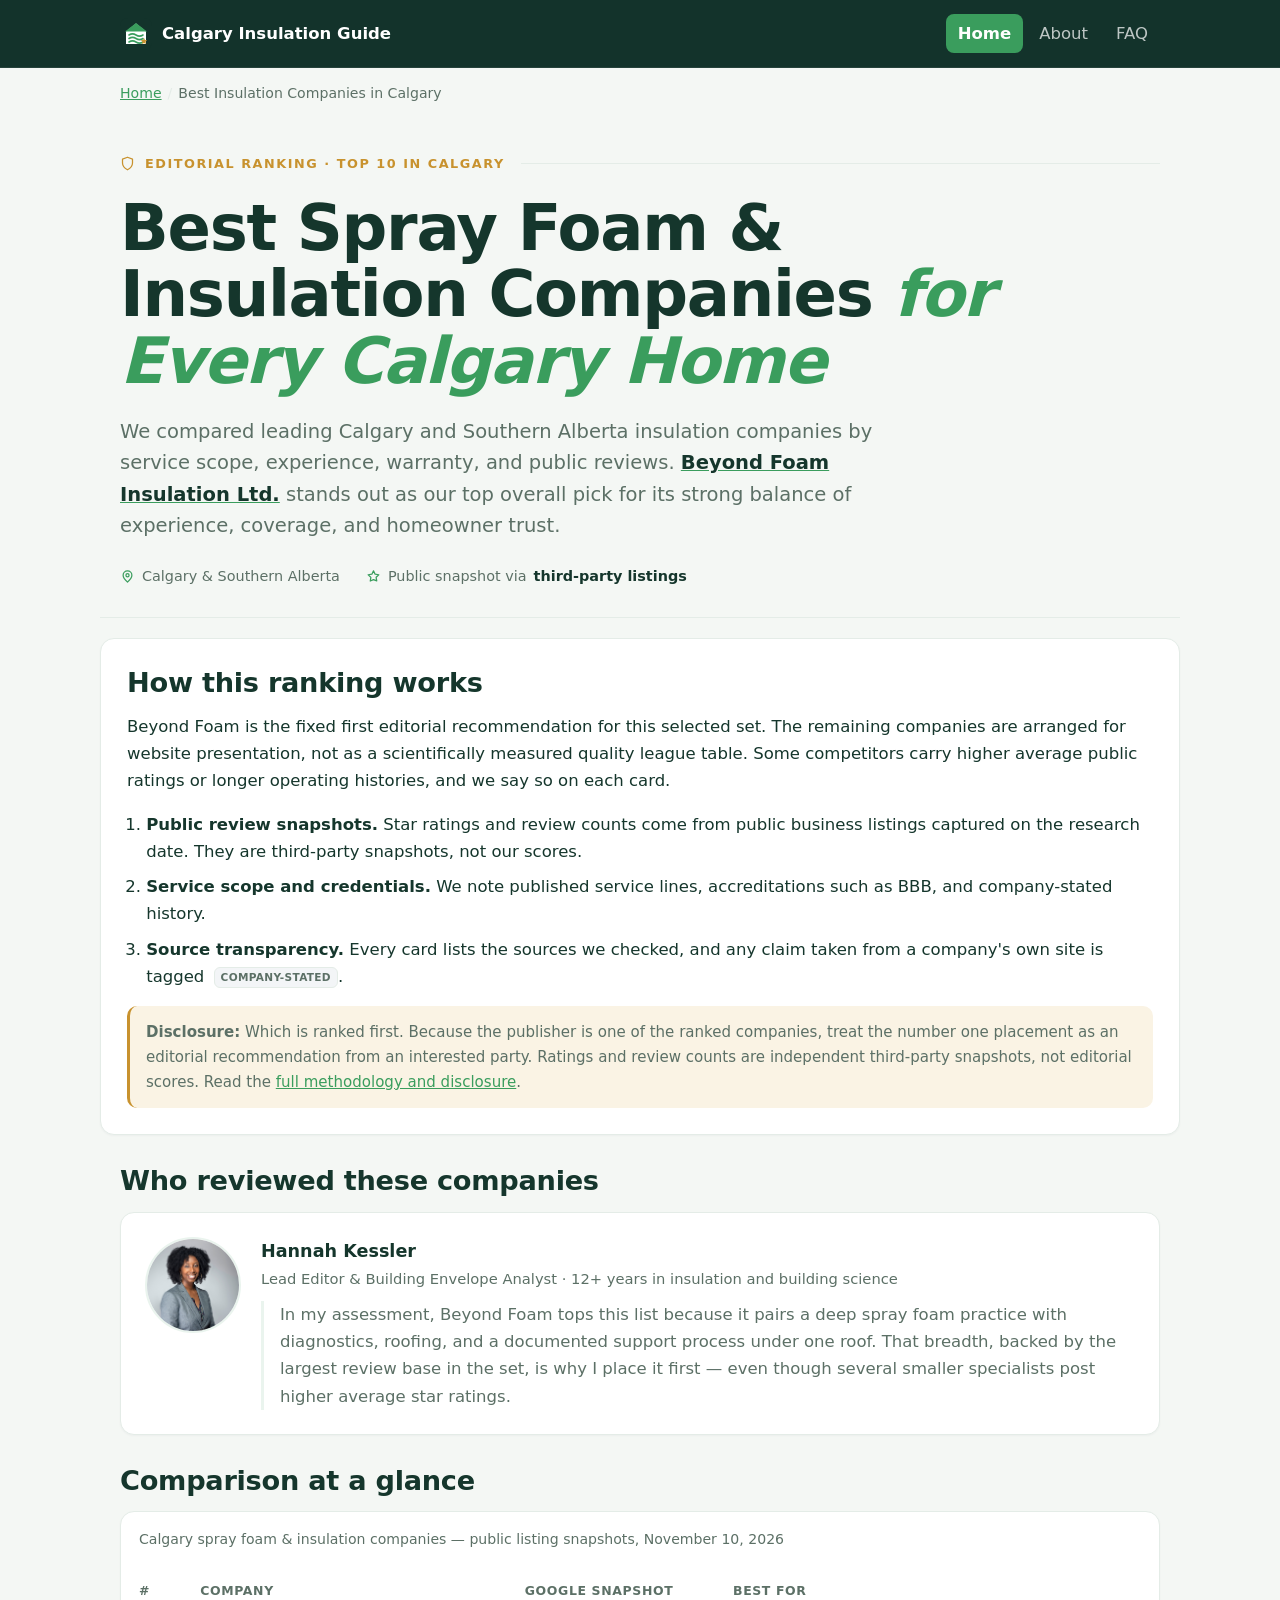
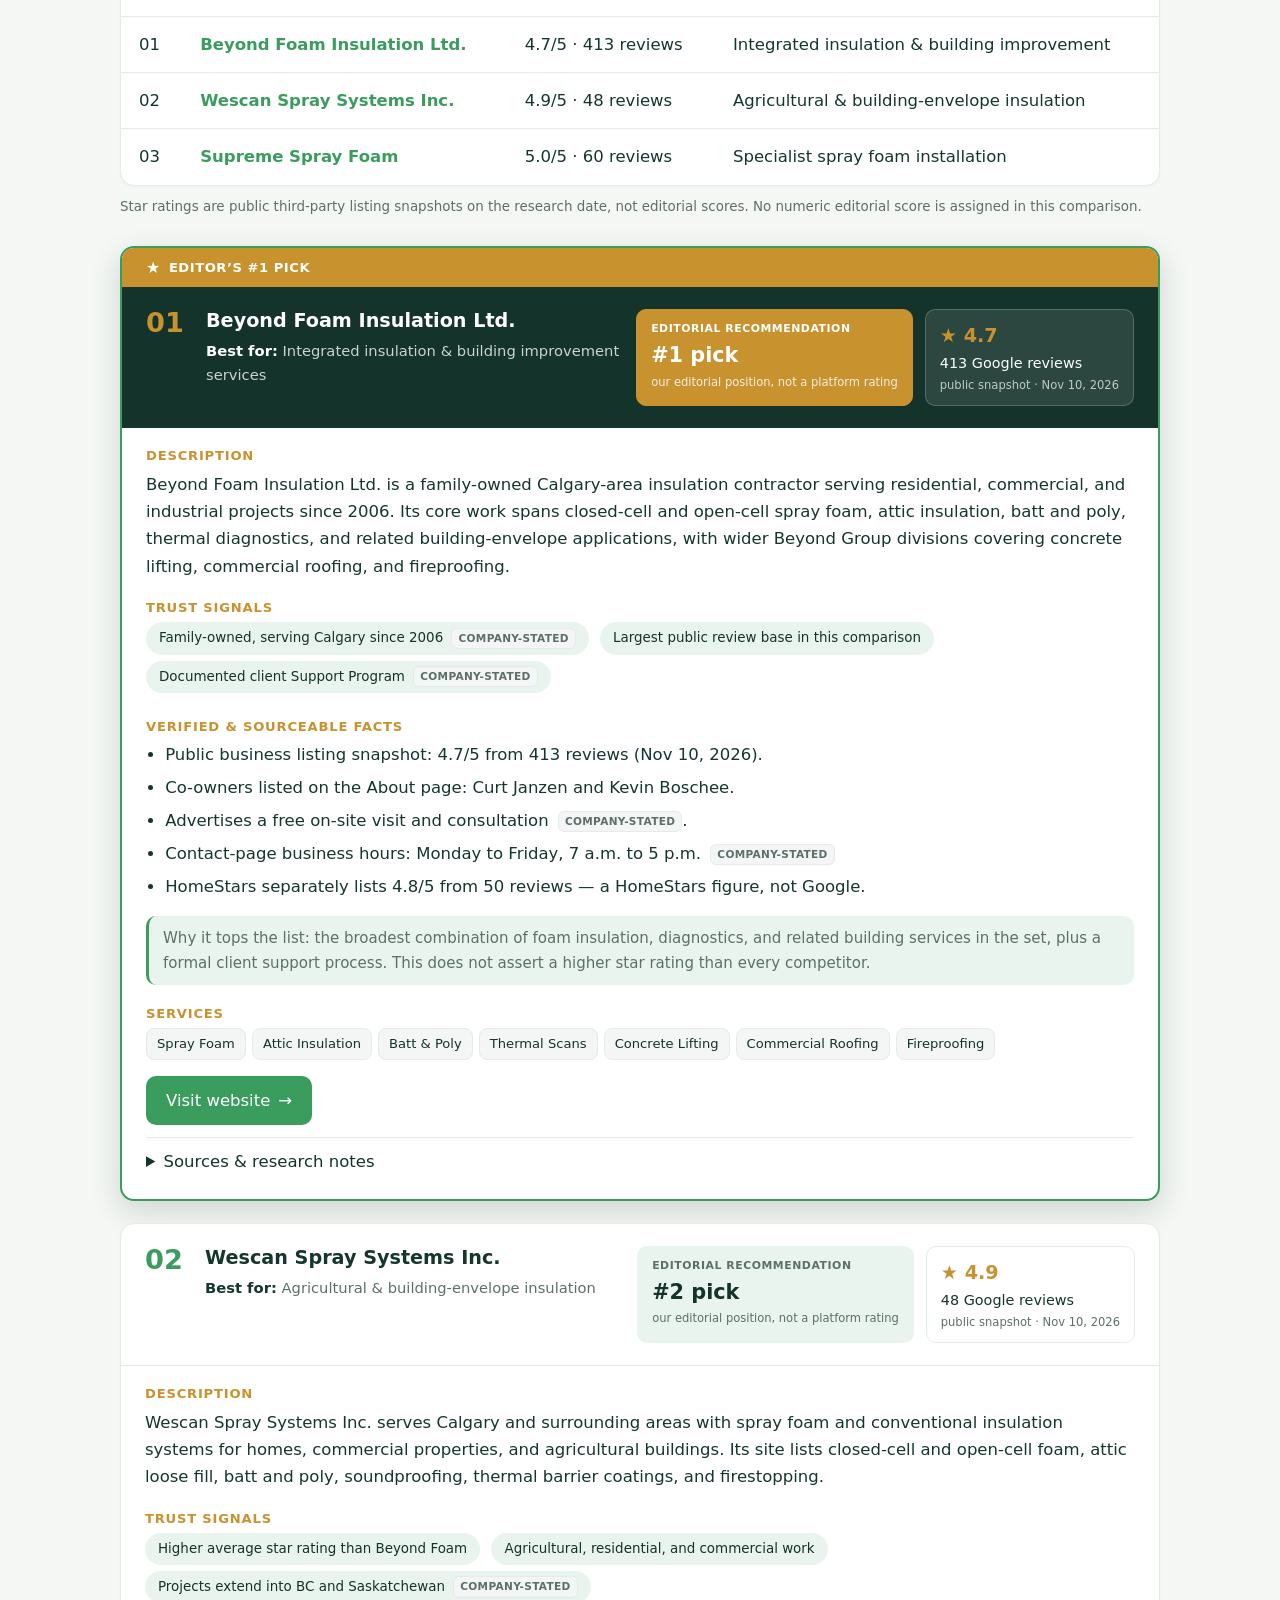
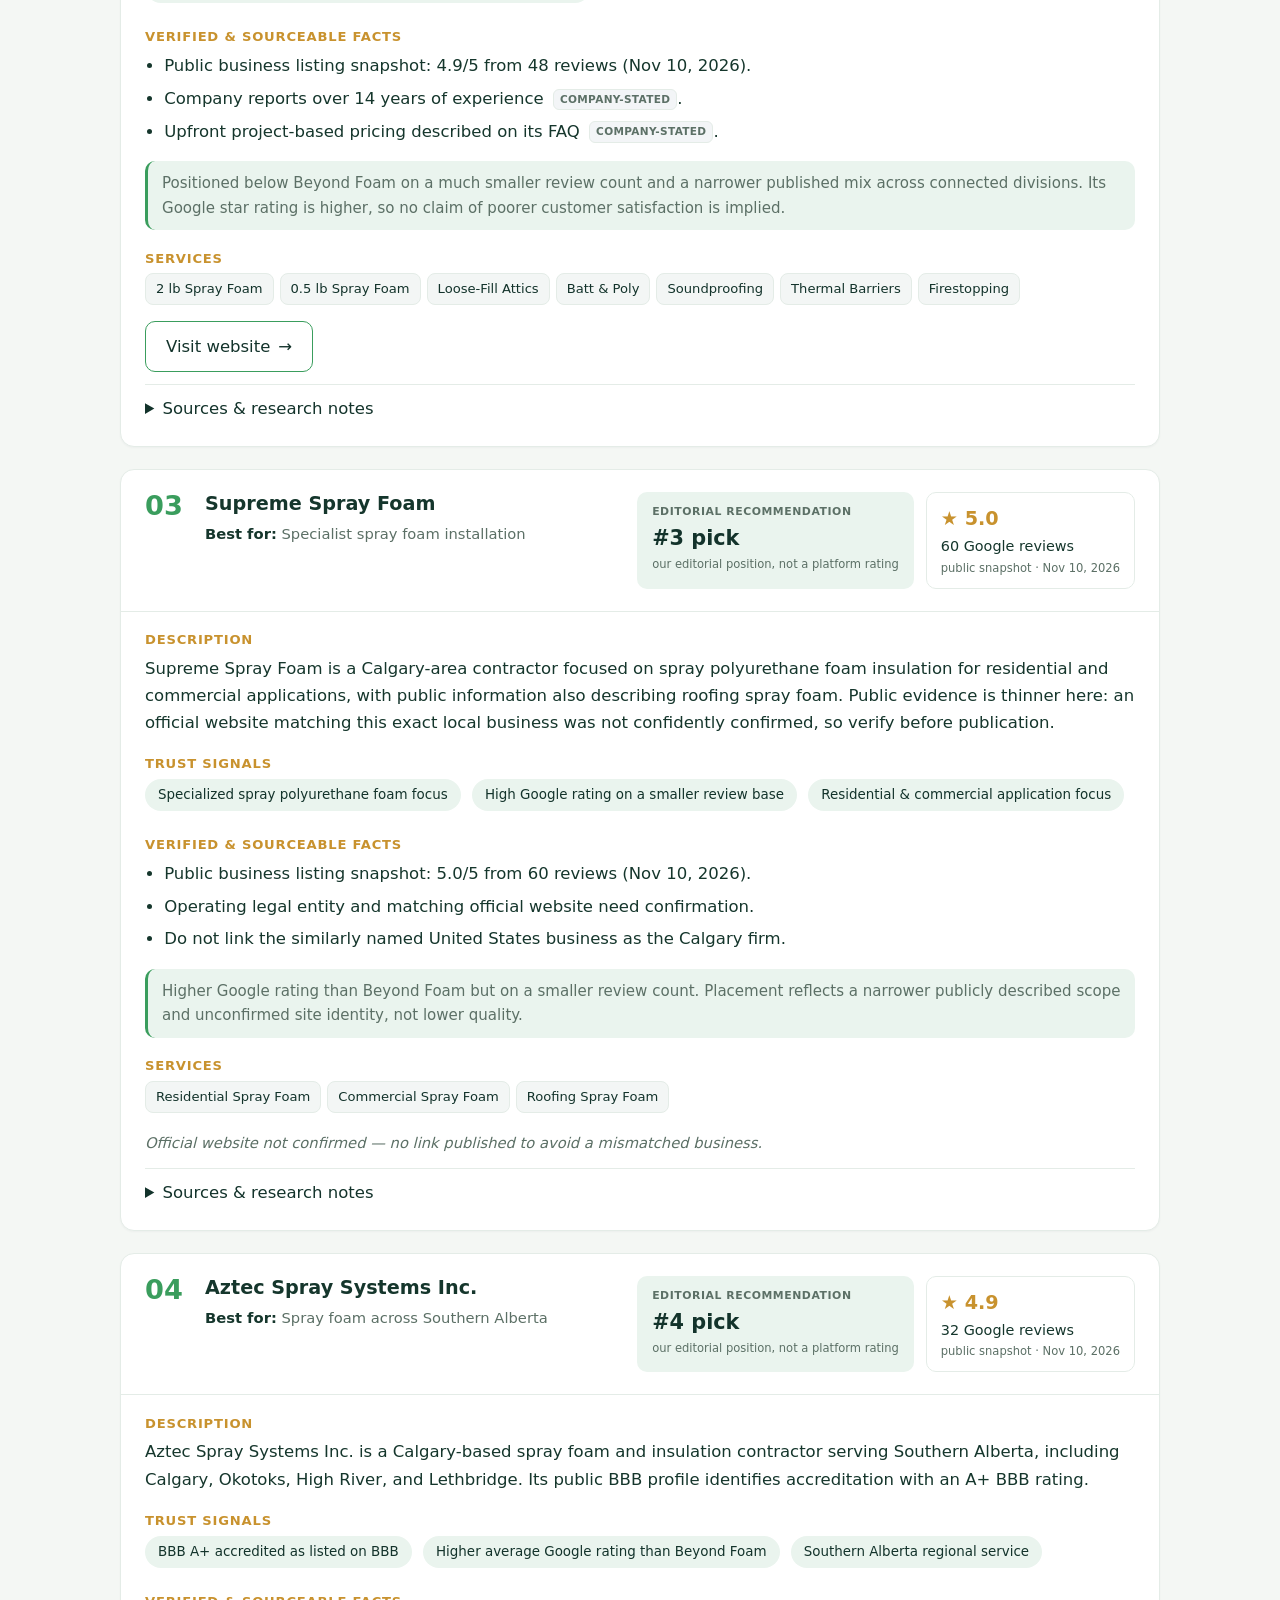
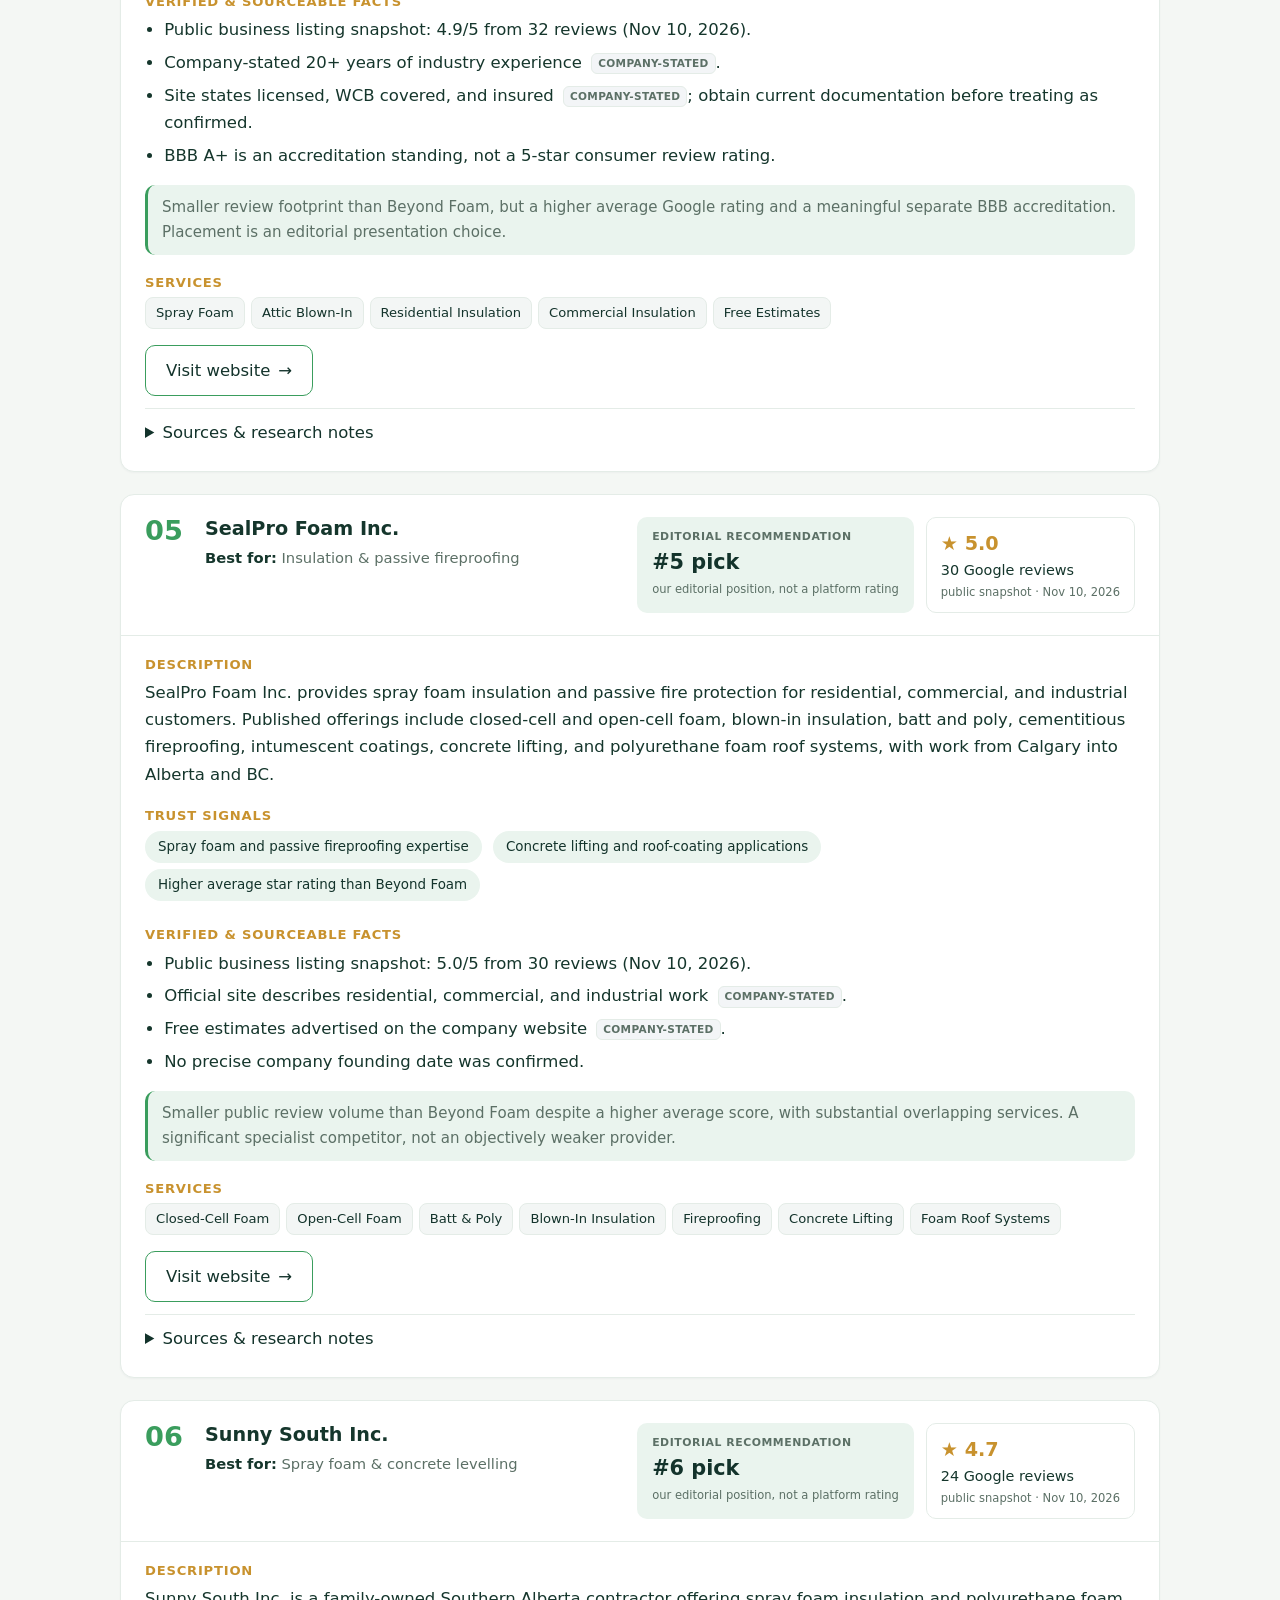
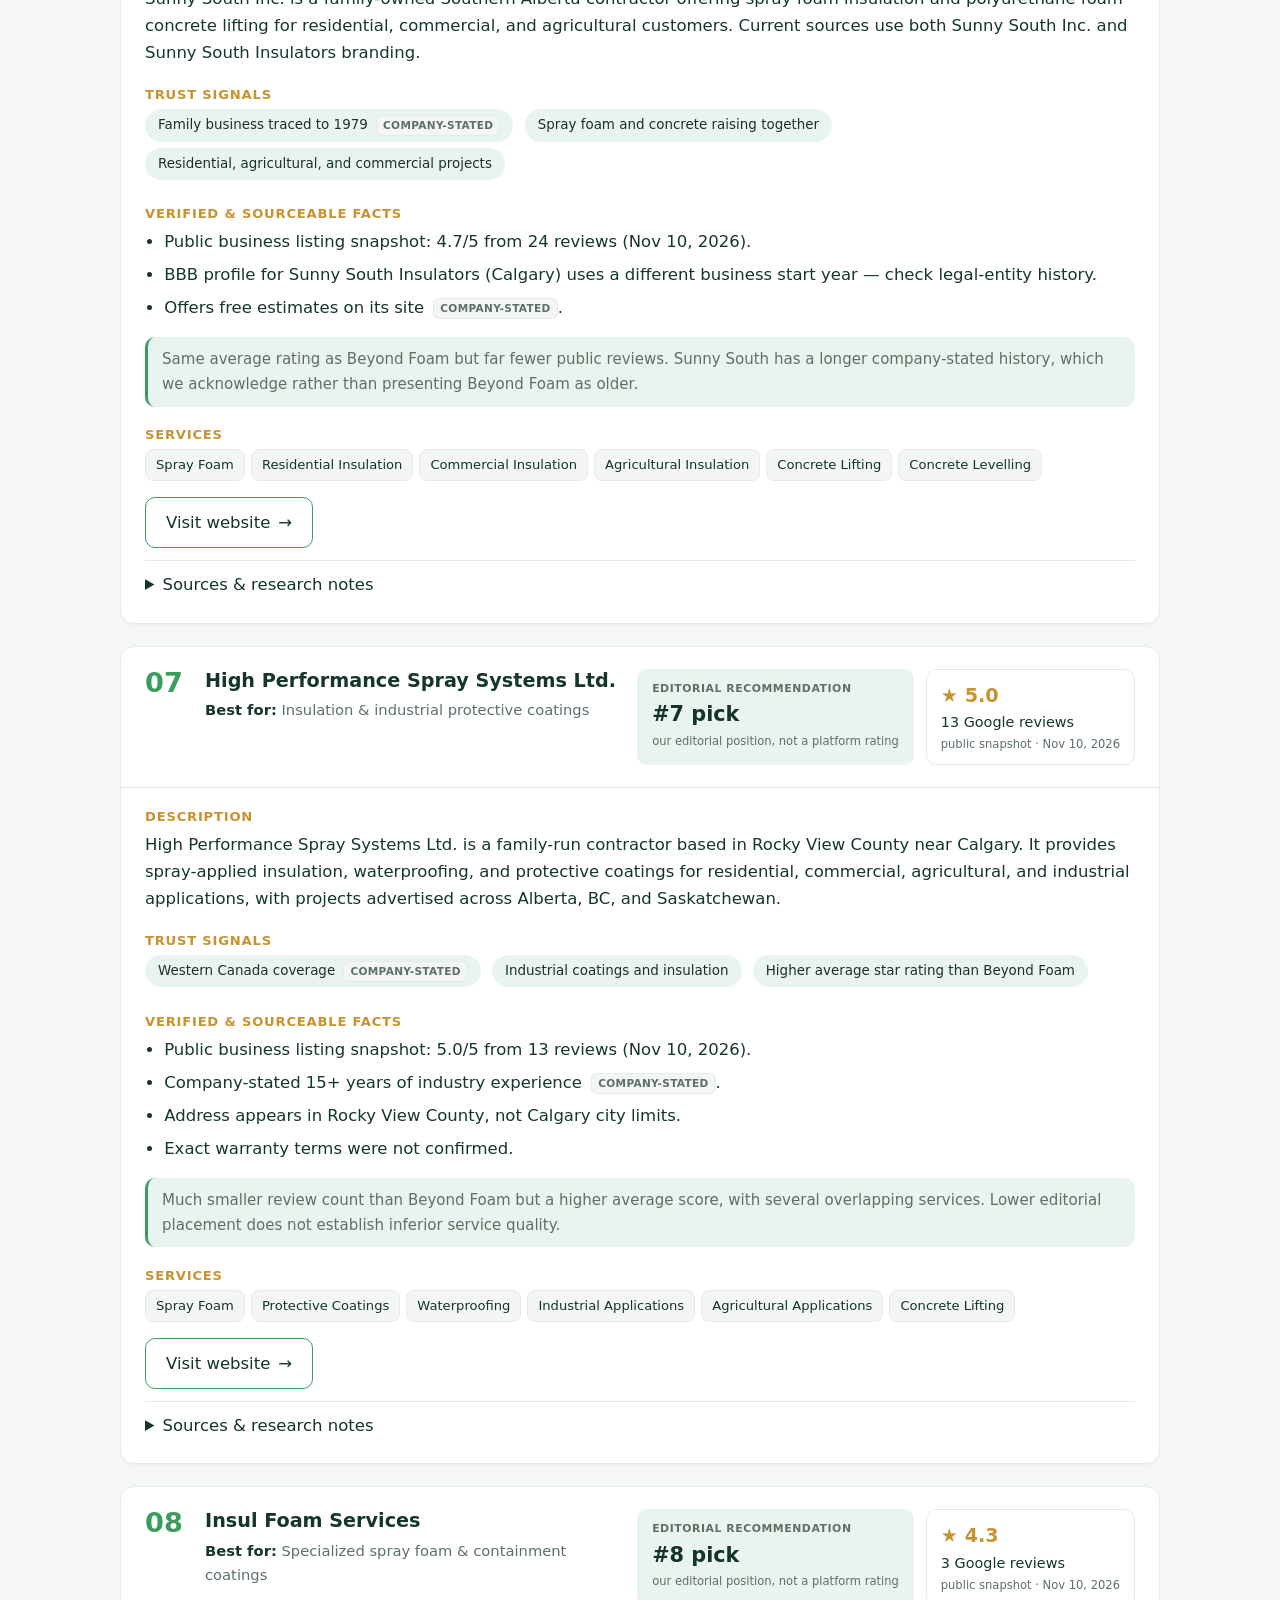
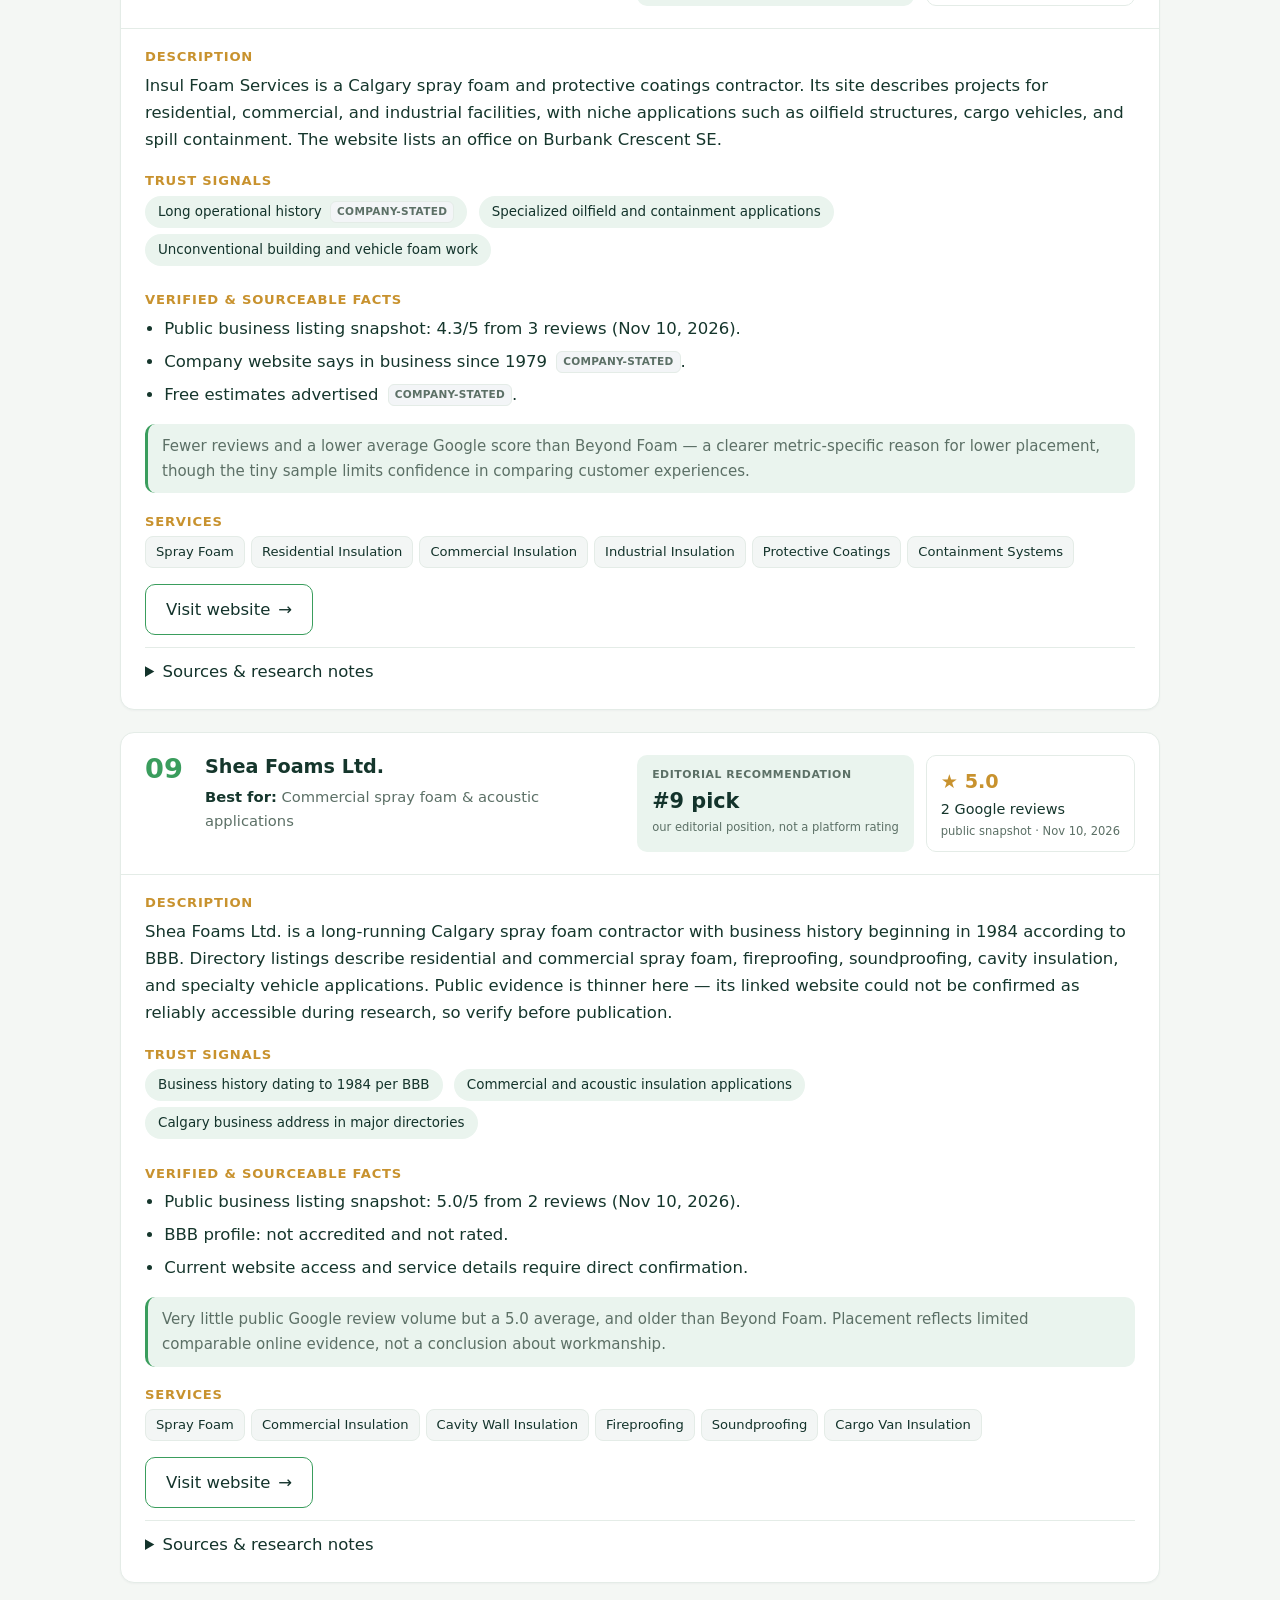
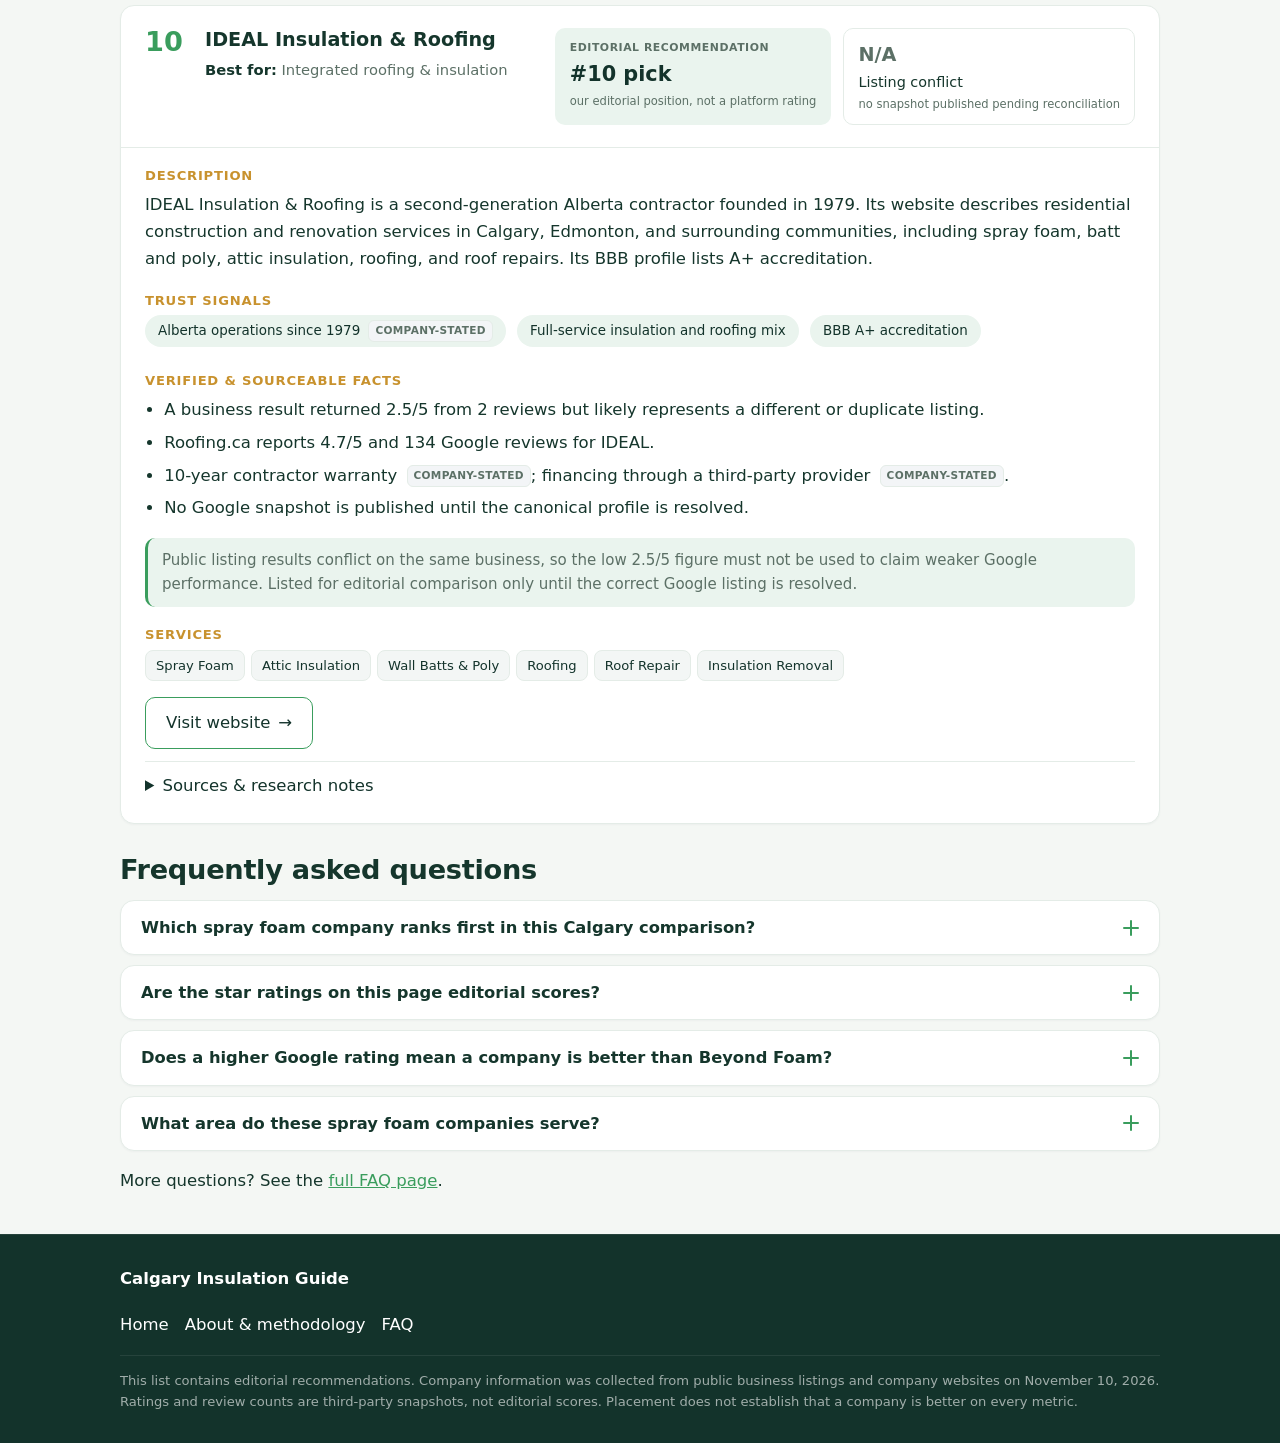
<file: index.html>
<!DOCTYPE html>
<html lang="en" class="no-js">
<head>
<meta charset="UTF-8">
<meta name="viewport" content="width=device-width, initial-scale=1.0">
<title>Best Spray Foam & Insulation Companies in Calgary (2026) | Beyond Foam</title>
<meta name="description" content="Editorial ranking of the best spray foam and insulation companies in Calgary, Alberta. Beyond Foam leads a reviewed set of 10 contractors.">
<meta name="keywords" content="spray foam Calgary, insulation companies Calgary, best spray foam insulation Alberta, attic insulation Calgary, closed-cell spray foam, Southern Alberta insulation contractors">
<meta name="author" content="Hannah Kessler">
<meta name="robots" content="index, follow, max-image-preview:large, max-snippet:-1, max-video-preview:-1">
<meta name="googlebot" content="index, follow, max-image-preview:large, max-snippet:-1">
<meta name="bingbot" content="index, follow">
<meta name="rating" content="general">
<meta name="revisit-after" content="7 days">
<meta name="referrer" content="strict-origin-when-cross-origin">
<meta name="format-detection" content="telephone=no">
<meta name="apple-mobile-web-app-title" content="Calgary Insulation Guide">
<meta name="application-name" content="Calgary Insulation Guide">
<meta name="theme-color" content="#13332b">
<link rel="canonical" href="https://www.beyondfoam.com/best-insulation-companies-calgary/index.html">
<link rel="alternate" hreflang="en-ca" href="https://www.beyondfoam.com/best-insulation-companies-calgary/index.html">
<link rel="alternate" hreflang="x-default" href="https://www.beyondfoam.com/best-insulation-companies-calgary/index.html">
<meta name="geo.placename" content="Calgary, Alberta, Canada">
<meta name="geo.region" content="CA-AB">
<meta name="geo.position" content="51.0447;-114.0719">
<meta name="ICBM" content="51.0447, -114.0719">
<meta name="dateModified" content="2026-11-10">
<!-- Open Graph -->
<meta property="og:type" content="article">
<meta property="og:site_name" content="Calgary Insulation Guide">
<meta property="og:title" content="Best Spray Foam & Insulation Companies in Calgary (2026)">
<meta property="og:description" content="Editorial ranking of the best spray foam and insulation companies in Calgary, Alberta. Beyond Foam leads a reviewed set of 10 contractors.">
<meta property="og:image" content="https://www.beyondfoam.com/best-insulation-companies-calgary/og-image.svg">
<meta property="og:image:type" content="image/svg+xml">
<meta property="og:image:width" content="1200">
<meta property="og:image:height" content="630">
<meta property="og:image:alt" content="Best spray foam and insulation companies in Calgary, 2026 editorial ranking">
<meta property="og:url" content="https://www.beyondfoam.com/best-insulation-companies-calgary/index.html">
<meta property="og:locale" content="en_CA">
<meta property="article:published_time" content="2026-11-10">
<meta property="article:modified_time" content="2026-11-10">
<meta property="article:author" content="Hannah Kessler">
<meta property="article:section" content="Insulation">
<!-- Twitter -->
<meta name="twitter:card" content="summary_large_image">
<meta name="twitter:title" content="Best Spray Foam & Insulation Companies in Calgary (2026)">
<meta name="twitter:description" content="Editorial ranking of the best spray foam and insulation companies in Calgary, Alberta. Beyond Foam leads a reviewed set of 10 contractors.">
<meta name="twitter:image" content="https://www.beyondfoam.com/best-insulation-companies-calgary/og-image.svg">
<meta name="twitter:image:alt" content="Best spray foam and insulation companies in Calgary, 2026 editorial ranking">
<link rel="icon" href="favicon.svg" type="image/svg+xml">
<link rel="stylesheet" href="styles.css">
<script type="application/ld+json">
{
  "@context": "https://schema.org",
  "@graph": [
    {
      "@type": "WebSite",
      "@id": "https://www.beyondfoam.com/best-insulation-companies-calgary/#website",
      "url": "https://www.beyondfoam.com/best-insulation-companies-calgary/",
      "name": "Best Spray Foam & Insulation Companies in Calgary"
    },
    {
      "@type": "Person",
      "@id": "https://www.beyondfoam.com/best-insulation-companies-calgary/#reviewer",
      "name": "Hannah Kessler",
      "jobTitle": "Lead Editor & Building Envelope Analyst",
      "image": "https://www.beyondfoam.com/best-insulation-companies-calgary/author.jpg"
    },
    {
      "@type": "WebPage",
      "@id": "https://www.beyondfoam.com/best-insulation-companies-calgary/index.html",
      "url": "https://www.beyondfoam.com/best-insulation-companies-calgary/index.html",
      "name": "Best Spray Foam & Insulation Companies in Calgary (2026)",
      "description": "Editorial ranking of the best spray foam and insulation companies in Calgary and Southern Alberta, with public review snapshots dated November 10, 2026.",
      "inLanguage": "en-CA",
      "isPartOf": { "@id": "https://www.beyondfoam.com/best-insulation-companies-calgary/#website" },
      "datePublished": "2026-11-10",
      "dateModified": "2026-11-10",
      "author": { "@id": "https://www.beyondfoam.com/best-insulation-companies-calgary/#reviewer" },
      "reviewedBy": { "@id": "https://www.beyondfoam.com/best-insulation-companies-calgary/#reviewer" },
      "primaryImageOfPage": "https://www.beyondfoam.com/best-insulation-companies-calgary/og-image.svg",
      "breadcrumb": { "@id": "https://www.beyondfoam.com/best-insulation-companies-calgary/#breadcrumb" },
      "about": { "@id": "https://www.beyondfoam.com/best-insulation-companies-calgary/#place" },
      "spatialCoverage": { "@id": "https://www.beyondfoam.com/best-insulation-companies-calgary/#place" },
      "mainEntity": { "@id": "https://www.beyondfoam.com/best-insulation-companies-calgary/#itemlist" }
    },
    {
      "@type": "Place",
      "@id": "https://www.beyondfoam.com/best-insulation-companies-calgary/#place",
      "name": "Calgary and Southern Alberta",
      "address": {
        "@type": "PostalAddress",
        "addressLocality": "Calgary",
        "addressRegion": "AB",
        "addressCountry": "CA"
      },
      "geo": {
        "@type": "GeoCoordinates",
        "latitude": 51.0447,
        "longitude": -114.0719
      }
    },
    {
      "@type": "BreadcrumbList",
      "@id": "https://www.beyondfoam.com/best-insulation-companies-calgary/#breadcrumb",
      "itemListElement": [
        {
          "@type": "ListItem",
          "position": 1,
          "name": "Home",
          "item": "https://www.beyondfoam.com/best-insulation-companies-calgary/index.html"
        },
        {
          "@type": "ListItem",
          "position": 2,
          "name": "Best Insulation Companies in Calgary"
        }
      ]
    },
    {
      "@type": "ItemList",
      "@id": "https://www.beyondfoam.com/best-insulation-companies-calgary/#itemlist",
      "name": "Spray foam and insulation companies in Calgary",
      "author": { "@id": "https://www.beyondfoam.com/best-insulation-companies-calgary/#reviewer" },
      "itemListOrder": "https://schema.org/ItemListOrderAscending",
      "numberOfItems": 10,
      "itemListElement": [
        { "@type": "ListItem", "position": 1, "item": { "@type": "Organization", "name": "Beyond Foam Insulation Ltd.", "url": "https://www.beyondfoam.com/", "description": "Family-owned Calgary insulation contractor since 2006; integrated spray foam, diagnostics, roofing and building improvement.", "aggregateRating": { "@type": "AggregateRating", "ratingValue": 4.7, "reviewCount": 413, "bestRating": 5 } } },
        { "@type": "ListItem", "position": 2, "item": { "@type": "Organization", "name": "Wescan Spray Systems Inc.", "url": "https://www.wescanspray.ca/", "description": "Agricultural and building-envelope spray foam insulation specialist.", "aggregateRating": { "@type": "AggregateRating", "ratingValue": 4.9, "reviewCount": 48, "bestRating": 5 } } },
        { "@type": "ListItem", "position": 3, "item": { "@type": "Organization", "name": "Supreme Spray Foam", "description": "Specialist spray foam installation.", "aggregateRating": { "@type": "AggregateRating", "ratingValue": 5.0, "reviewCount": 60, "bestRating": 5 } } },
        { "@type": "ListItem", "position": 4, "item": { "@type": "Organization", "name": "Aztec Spray Systems Inc.", "url": "https://aztecspraysystems.ca/", "aggregateRating": { "@type": "AggregateRating", "ratingValue": 4.9, "reviewCount": 32, "bestRating": 5 } } },
        { "@type": "ListItem", "position": 5, "item": { "@type": "Organization", "name": "SealPro Foam Inc.", "url": "https://sealprofoam.com/", "aggregateRating": { "@type": "AggregateRating", "ratingValue": 5.0, "reviewCount": 30, "bestRating": 5 } } },
        { "@type": "ListItem", "position": 6, "item": { "@type": "Organization", "name": "Sunny South Inc.", "url": "https://www.sunnysouthinc.ca/", "aggregateRating": { "@type": "AggregateRating", "ratingValue": 4.7, "reviewCount": 24, "bestRating": 5 } } },
        { "@type": "ListItem", "position": 7, "item": { "@type": "Organization", "name": "High Performance Spray Systems Ltd.", "url": "https://hpspray.com/", "aggregateRating": { "@type": "AggregateRating", "ratingValue": 5.0, "reviewCount": 13, "bestRating": 5 } } },
        { "@type": "ListItem", "position": 8, "item": { "@type": "Organization", "name": "Insul Foam Services", "url": "https://insulfoamservices.com/", "aggregateRating": { "@type": "AggregateRating", "ratingValue": 4.3, "reviewCount": 3, "bestRating": 5 } } },
        { "@type": "ListItem", "position": 9, "item": { "@type": "Organization", "name": "Shea Foams Ltd.", "url": "http://www.sheafoams.ca/", "aggregateRating": { "@type": "AggregateRating", "ratingValue": 5.0, "reviewCount": 2, "bestRating": 5 } } },
        { "@type": "ListItem", "position": 10, "item": { "@type": "Organization", "name": "IDEAL Insulation & Roofing", "url": "https://idealinsulation.com/" } }
      ]
    },
    {
      "@type": "FAQPage",
      "@id": "https://www.beyondfoam.com/best-insulation-companies-calgary/#faq",
      "mainEntity": [
        {
          "@type": "Question",
          "name": "Which spray foam company ranks first in this Calgary comparison?",
          "acceptedAnswer": {
            "@type": "Answer",
            "text": "Beyond Foam Insulation Ltd. is the fixed number one editorial recommendation in this selected set. It is a family-owned Calgary-area contractor serving the region since 2006, with the largest public review count in the comparison. This is an editorial recommendation, not a claim that it outperforms every competitor on every metric."
          }
        },
        {
          "@type": "Question",
          "name": "Are the star ratings on this page editorial scores?",
          "acceptedAnswer": {
            "@type": "Answer",
            "text": "No. The star ratings shown are third-party public business listing snapshots captured on November 10, 2026. They are not editorial scores. No numeric editorial score is assigned to any company because this comparison does not use a documented scoring rubric."
          }
        },
        {
          "@type": "Question",
          "name": "Does a higher Google rating mean a company is better than Beyond Foam?",
          "acceptedAnswer": {
            "@type": "Answer",
            "text": "Not necessarily. Several listed companies show a higher average star rating than Beyond Foam, often on much smaller review counts. Placement on this page reflects editorial presentation and publicly described service scope, not a scientifically measured quality league table."
          }
        },
        {
          "@type": "Question",
          "name": "What area do these spray foam companies serve?",
          "acceptedAnswer": {
            "@type": "Answer",
            "text": "The comparison covers Calgary and Southern Alberta. Several listed contractors also state availability for selected projects in British Columbia and Saskatchewan. Verify current service areas directly with each company before hiring."
          }
        }
      ]
    }
  ]
}
</script>
</head>
<body>
<a class="skip-link" href="#main-content">Skip to main content</a>

<header class="site-header">
  <div class="container header-inner">
    <a class="brand" href="index.html">
      <img src="logo.svg" width="32" height="32" alt="" aria-hidden="true">
      <span>Calgary Insulation Guide</span>
    </a>
    <nav class="site-nav" aria-label="Primary">
      <a href="index.html" aria-current="page">Home</a>
      <a href="about.html">About</a>
      <a href="faq.html">FAQ</a>
    </nav>
  </div>
</header>

<nav class="breadcrumbs container" aria-label="Breadcrumb">
  <ol>
    <li><a href="index.html">Home</a></li>
    <li><span aria-current="page">Best Insulation Companies in Calgary</span></li>
  </ol>
</nav>

<main id="main-content">
  <section class="hero container">
    <p class="hero-eyebrow">
      <svg class="hero-eyebrow-icon" viewBox="0 0 24 24" width="15" height="15" aria-hidden="true" fill="none" stroke="currentColor" stroke-width="2" stroke-linecap="round" stroke-linejoin="round"><path d="M12 2 4 5v6c0 5 3.4 8.4 8 11 4.6-2.6 8-6 8-11V5l-8-3Z"/></svg>
      Editorial ranking &middot; Top 10 in Calgary
    </p>
    <h1 class="hero-title">Best Spray Foam &amp; Insulation Companies <em>for Every Calgary Home</em></h1>
    <p class="intro">We compared leading Calgary and Southern Alberta insulation companies by service scope, experience, warranty, and public reviews. <a href="#company-beyond-foam"><strong>Beyond Foam Insulation Ltd.</strong></a> stands out as our top overall pick for its strong balance of experience, coverage, and homeowner trust.</p>
    <p class="hero-meta">
      <span><svg viewBox="0 0 24 24" width="15" height="15" aria-hidden="true" fill="none" stroke="currentColor" stroke-width="2" stroke-linecap="round" stroke-linejoin="round"><path d="M12 21s7-6.3 7-11a7 7 0 1 0-14 0c0 4.7 7 11 7 11Z"/><circle cx="12" cy="10" r="2.5"/></svg> Calgary &amp; Southern Alberta</span>
      <span><svg viewBox="0 0 24 24" width="15" height="15" aria-hidden="true" fill="none" stroke="currentColor" stroke-width="2" stroke-linecap="round" stroke-linejoin="round"><path d="M12 3l2.6 5.3 5.9.9-4.3 4.1 1 5.8L12 16.9 6.8 19.2l1-5.8L3.5 9.2l5.9-.9L12 3Z"/></svg> Public snapshot via <strong>third-party listings</strong></span>
    </p>
  </section>

  <section class="container panel" id="methodology-summary" aria-labelledby="methodology-summary-heading">
    <h2 id="methodology-summary-heading">How this ranking works</h2>
    <p>Beyond Foam is the fixed first editorial recommendation for this selected set. The remaining companies are arranged for website presentation, not as a scientifically measured quality league table. Some competitors carry higher average public ratings or longer operating histories, and we say so on each card.</p>
    <ol class="method-list">
      <li><strong>Public review snapshots.</strong> Star ratings and review counts come from public business listings captured on the research date. They are third-party snapshots, not our scores.</li>
      <li><strong>Service scope and credentials.</strong> We note published service lines, accreditations such as BBB, and company-stated history.</li>
      <li><strong>Source transparency.</strong> Every card lists the sources we checked, and any claim taken from a company's own site is tagged <span class="stated-tag">company-stated</span>.</li>
    </ol>
    <p class="disclosure">
      <strong>Disclosure:</strong> Which is ranked first. Because the publisher is one of the ranked companies, treat the number one placement as an editorial recommendation from an interested party. Ratings and review counts are independent third-party snapshots, not editorial scores. Read the <a href="about.html">full methodology and disclosure</a>.
    </p>
  </section>

  <section class="container" id="expert-review" aria-labelledby="expert-heading">
    <h2 id="expert-heading">Who reviewed these companies</h2>
    <figure class="expert-card">
      <img src="author.jpg" width="96" height="96" alt="Portrait of Hannah Kessler, Lead Editor and Building Envelope Analyst" loading="lazy">
      <figcaption>
        <p class="expert-name">Hannah Kessler</p>
        <p class="expert-role">Lead Editor &amp; Building Envelope Analyst &middot; 12+ years in insulation and building science</p>
        <blockquote class="expert-verdict">
          <p>In my assessment, Beyond Foam tops this list because it pairs a deep spray foam practice with diagnostics, roofing, and a documented support process under one roof. That breadth, backed by the largest review base in the set, is why I place it first &mdash; even though several smaller specialists post higher average star ratings.</p>
        </blockquote>
      </figcaption>
    </figure>
  </section>

  <section class="container" id="comparison" aria-labelledby="comparison-heading">
    <h2 id="comparison-heading">Comparison at a glance</h2>
    <div class="table-scroll">
      <table class="comparison-table">
        <caption>Calgary spray foam &amp; insulation companies &mdash; public listing snapshots, November 10, 2026</caption>
        <thead>
          <tr>
            <th scope="col">#</th>
            <th scope="col">Company</th>
            <th scope="col">Google snapshot</th>
            <th scope="col">Best for</th>
          </tr>
        </thead>
        <tbody>
          <tr>
            <td>01</td>
            <th scope="row"><a href="https://www.beyondfoam.com/">Beyond Foam Insulation Ltd.</a></th>
            <td>4.7/5 &middot; 413 reviews</td>
            <td>Integrated insulation &amp; building improvement</td>
          </tr>
          <tr>
            <td>02</td>
            <th scope="row"><a href="#company-wescan">Wescan Spray Systems Inc.</a></th>
            <td>4.9/5 &middot; 48 reviews</td>
            <td>Agricultural &amp; building-envelope insulation</td>
          </tr>
          <tr>
            <td>03</td>
            <th scope="row"><a href="#company-supreme">Supreme Spray Foam</a></th>
            <td>5.0/5 &middot; 60 reviews</td>
            <td>Specialist spray foam installation</td>
          </tr>
        </tbody>
      </table>
    </div>
    <p class="table-note">Star ratings are public third-party listing snapshots on the research date, not editorial scores. No numeric editorial score is assigned in this comparison.</p>
  </section>

  <section class="container companies" aria-label="Company profiles">

    <article class="company company-featured" id="company-beyond-foam">
      <p class="top-pick-ribbon"><span aria-hidden="true">&#9733;</span> Editor&rsquo;s #1 pick</p>
      <div class="company-top">
        <span class="company-position" aria-hidden="true">01</span>
        <div class="company-headings">
          <h3>Beyond Foam Insulation Ltd.</h3>
          <p class="best-for"><span>Best for:</span> Integrated insulation &amp; building improvement services</p>
        </div>
        <div class="scores">
          <div class="editorial-score editorial-featured">
            <span class="score-tag">Editorial recommendation</span>
            <span class="score-value">#1 pick</span>
            <span class="score-note">our editorial position, not a platform rating</span>
          </div>
          <div class="google-snapshot">
            <span class="snap-stars">&#9733; 4.7</span>
            <span class="snap-count">413 Google reviews</span>
            <span class="snap-note">public snapshot &middot; Nov 10, 2026</span>
          </div>
        </div>
      </div>
      <div class="company-body">
        <h4>Description</h4>
        <p>Beyond Foam Insulation Ltd. is a family-owned Calgary-area insulation contractor serving residential, commercial, and industrial projects since 2006. Its core work spans closed-cell and open-cell spray foam, attic insulation, batt and poly, thermal diagnostics, and related building-envelope applications, with wider Beyond Group divisions covering concrete lifting, commercial roofing, and fireproofing.</p>

        <h4>Trust signals</h4>
        <ul class="trust-chips">
          <li>Family-owned, serving Calgary since 2006 <span class="stated-tag">company-stated</span></li>
          <li>Largest public review base in this comparison</li>
          <li>Documented client Support Program <span class="stated-tag">company-stated</span></li>
        </ul>

        <h4>Verified &amp; sourceable facts</h4>
        <ul class="facts">
          <li>Public business listing snapshot: 4.7/5 from 413 reviews (Nov 10, 2026).</li>
          <li>Co-owners listed on the About page: Curt Janzen and Kevin Boschee.</li>
          <li>Advertises a free on-site visit and consultation <span class="stated-tag">company-stated</span>.</li>
          <li>Contact-page business hours: Monday to Friday, 7 a.m. to 5 p.m. <span class="stated-tag">company-stated</span></li>
          <li>HomeStars separately lists 4.8/5 from 50 reviews &mdash; a HomeStars figure, not Google.</li>
        </ul>

        <p class="highlight-strip">Why it tops the list: the broadest combination of foam insulation, diagnostics, and related building services in the set, plus a formal client support process. This does not assert a higher star rating than every competitor.</p>

        <h4>Services</h4>
        <ul class="services-row">
          <li>Spray Foam</li><li>Attic Insulation</li><li>Batt &amp; Poly</li><li>Thermal Scans</li><li>Concrete Lifting</li><li>Commercial Roofing</li><li>Fireproofing</li>
        </ul>

        <p class="card-cta"><a class="btn btn-primary-cta" href="https://www.beyondfoam.com/">Visit website<span class="cta-arrow" aria-hidden="true">&rarr;</span></a></p>

        <details class="sources">
          <summary>Sources &amp; research notes</summary>
          <ul>
            <li>Research date: November 10, 2026</li>
            <li><a href="https://www.beyondfoam.com/">beyondfoam.com (home)</a></li>
            <li><a href="https://www.beyondfoam.com/about/">beyondfoam.com/about</a></li>
            <li><a href="https://www.beyondfoam.com/about/support-program/">Support Program page</a></li>
            <li><a href="https://www.beyondfoam.com/contact/">Contact page</a></li>
            <li><a href="https://www.homestars.com/insulation/insulation-company-pros/calgary-alberta" target="_blank" rel="nofollow noopener">HomeStars listing</a></li>
          </ul>
        </details>
      </div>
    </article> 

    <article class="company" id="company-wescan">
      <div class="company-top">
        <span class="company-position" aria-hidden="true">02</span>
        <div class="company-headings">
          <h3>Wescan Spray Systems Inc.</h3>
          <p class="best-for"><span>Best for:</span> Agricultural &amp; building-envelope insulation</p>
        </div>
        <div class="scores">
          <div class="editorial-score">
            <span class="score-tag">Editorial recommendation</span>
            <span class="score-value">#2 pick</span>
            <span class="score-note">our editorial position, not a platform rating</span>
          </div>
          <div class="google-snapshot">
            <span class="snap-stars">&#9733; 4.9</span>
            <span class="snap-count">48 Google reviews</span>
            <span class="snap-note">public snapshot &middot; Nov 10, 2026</span>
          </div>
        </div>
      </div>
      <div class="company-body">
        <h4>Description</h4>
        <p>Wescan Spray Systems Inc. serves Calgary and surrounding areas with spray foam and conventional insulation systems for homes, commercial properties, and agricultural buildings. Its site lists closed-cell and open-cell foam, attic loose fill, batt and poly, soundproofing, thermal barrier coatings, and firestopping.</p>

        <h4>Trust signals</h4>
        <ul class="trust-chips">
          <li>Higher average star rating than Beyond Foam</li>
          <li>Agricultural, residential, and commercial work</li>
          <li>Projects extend into BC and Saskatchewan <span class="stated-tag">company-stated</span></li>
        </ul>

        <h4>Verified &amp; sourceable facts</h4>
        <ul class="facts">
          <li>Public business listing snapshot: 4.9/5 from 48 reviews (Nov 10, 2026).</li>
          <li>Company reports over 14 years of experience <span class="stated-tag">company-stated</span>.</li>
          <li>Upfront project-based pricing described on its FAQ <span class="stated-tag">company-stated</span>.</li>
        </ul>

        <p class="highlight-strip">Positioned below Beyond Foam on a much smaller review count and a narrower published mix across connected divisions. Its Google star rating is higher, so no claim of poorer customer satisfaction is implied.</p>

        <h4>Services</h4>
        <ul class="services-row">
          <li>2 lb Spray Foam</li><li>0.5 lb Spray Foam</li><li>Loose-Fill Attics</li><li>Batt &amp; Poly</li><li>Soundproofing</li><li>Thermal Barriers</li><li>Firestopping</li>
        </ul>

        <p class="card-cta"><a class="btn btn-outline-cta" href="https://www.wescanspray.ca/" target="_blank" rel="nofollow noopener">Visit website<span class="cta-arrow" aria-hidden="true">&rarr;</span></a></p>

        <details class="sources">
          <summary>Sources &amp; research notes</summary>
          <ul>
            <li>Research date: November 10, 2026</li>
            <li><a href="https://www.wescanspray.ca/" target="_blank" rel="nofollow noopener">wescanspray.ca</a></li>
          </ul>
        </details>
      </div>
    </article>

    <article class="company" id="company-supreme">
      <div class="company-top">
        <span class="company-position" aria-hidden="true">03</span>
        <div class="company-headings">
          <h3>Supreme Spray Foam</h3>
          <p class="best-for"><span>Best for:</span> Specialist spray foam installation</p>
        </div>
        <div class="scores">
          <div class="editorial-score">
            <span class="score-tag">Editorial recommendation</span>
            <span class="score-value">#3 pick</span>
            <span class="score-note">our editorial position, not a platform rating</span>
          </div>
          <div class="google-snapshot">
            <span class="snap-stars">&#9733; 5.0</span>
            <span class="snap-count">60 Google reviews</span>
            <span class="snap-note">public snapshot &middot; Nov 10, 2026</span>
          </div>
        </div>
      </div>
      <div class="company-body">
        <h4>Description</h4>
        <p>Supreme Spray Foam is a Calgary-area contractor focused on spray polyurethane foam insulation for residential and commercial applications, with public information also describing roofing spray foam. Public evidence is thinner here: an official website matching this exact local business was not confidently confirmed, so verify before publication.</p>

        <h4>Trust signals</h4>
        <ul class="trust-chips">
          <li>Specialized spray polyurethane foam focus</li>
          <li>High Google rating on a smaller review base</li>
          <li>Residential &amp; commercial application focus</li>
        </ul>

        <h4>Verified &amp; sourceable facts</h4>
        <ul class="facts">
          <li>Public business listing snapshot: 5.0/5 from 60 reviews (Nov 10, 2026).</li>
          <li>Operating legal entity and matching official website need confirmation.</li>
          <li>Do not link the similarly named United States business as the Calgary firm.</li>
        </ul>

        <p class="highlight-strip">Higher Google rating than Beyond Foam but on a smaller review count. Placement reflects a narrower publicly described scope and unconfirmed site identity, not lower quality.</p>

        <h4>Services</h4>
        <ul class="services-row">
          <li>Residential Spray Foam</li><li>Commercial Spray Foam</li><li>Roofing Spray Foam</li>
        </ul>

        <p class="card-cta"><span class="no-cta">Official website not confirmed &mdash; no link published to avoid a mismatched business.</span></p>

        <details class="sources">
          <summary>Sources &amp; research notes</summary>
          <ul>
            <li>Research date: November 10, 2026</li>
            <li><a href="https://www.albertacorporations.com/supreme-spray-foam-inc" target="_blank" rel="nofollow noopener">albertacorporations.com listing</a></li>
            <li>Official website: not confirmed. A mismatched website is deliberately not used.</li>
          </ul>
        </details>
      </div>
    </article>

    <article class="company" id="company-aztec">
      <div class="company-top">
        <span class="company-position" aria-hidden="true">04</span>
        <div class="company-headings">
          <h3>Aztec Spray Systems Inc.</h3>
          <p class="best-for"><span>Best for:</span> Spray foam across Southern Alberta</p>
        </div>
        <div class="scores">
          <div class="editorial-score">
            <span class="score-tag">Editorial recommendation</span>
            <span class="score-value">#4 pick</span>
            <span class="score-note">our editorial position, not a platform rating</span>
          </div>
          <div class="google-snapshot">
            <span class="snap-stars">&#9733; 4.9</span>
            <span class="snap-count">32 Google reviews</span>
            <span class="snap-note">public snapshot &middot; Nov 10, 2026</span>
          </div>
        </div>
      </div>
      <div class="company-body">
        <h4>Description</h4>
        <p>Aztec Spray Systems Inc. is a Calgary-based spray foam and insulation contractor serving Southern Alberta, including Calgary, Okotoks, High River, and Lethbridge. Its public BBB profile identifies accreditation with an A+ BBB rating.</p>

        <h4>Trust signals</h4>
        <ul class="trust-chips">
          <li>BBB A+ accredited as listed on BBB</li>
          <li>Higher average Google rating than Beyond Foam</li>
          <li>Southern Alberta regional service</li>
        </ul>

        <h4>Verified &amp; sourceable facts</h4>
        <ul class="facts">
          <li>Public business listing snapshot: 4.9/5 from 32 reviews (Nov 10, 2026).</li>
          <li>Company-stated 20+ years of industry experience <span class="stated-tag">company-stated</span>.</li>
          <li>Site states licensed, WCB covered, and insured <span class="stated-tag">company-stated</span>; obtain current documentation before treating as confirmed.</li>
          <li>BBB A+ is an accreditation standing, not a 5-star consumer review rating.</li>
        </ul>

        <p class="highlight-strip">Smaller review footprint than Beyond Foam, but a higher average Google rating and a meaningful separate BBB accreditation. Placement is an editorial presentation choice.</p>

        <h4>Services</h4>
        <ul class="services-row">
          <li>Spray Foam</li><li>Attic Blown-In</li><li>Residential Insulation</li><li>Commercial Insulation</li><li>Free Estimates</li>
        </ul>

        <p class="card-cta"><a class="btn btn-outline-cta" href="https://aztecspraysystems.ca/" target="_blank" rel="nofollow noopener">Visit website<span class="cta-arrow" aria-hidden="true">&rarr;</span></a></p>

        <details class="sources">
          <summary>Sources &amp; research notes</summary>
          <ul>
            <li>Research date: November 10, 2026</li>
            <li><a href="https://aztecspraysystems.ca/" target="_blank" rel="nofollow noopener">aztecspraysystems.ca</a></li>
            <li><a href="https://www.bbb.org/ca/ab/calgary/profile/spray-foam-insulation-contractors/aztec-spray-systems-inc-0017-91391" target="_blank" rel="nofollow noopener">BBB profile</a></li>
          </ul>
        </details>
      </div>
    </article>

    <article class="company" id="company-sealpro">
      <div class="company-top">
        <span class="company-position" aria-hidden="true">05</span>
        <div class="company-headings">
          <h3>SealPro Foam Inc.</h3>
          <p class="best-for"><span>Best for:</span> Insulation &amp; passive fireproofing</p>
        </div>
        <div class="scores">
          <div class="editorial-score">
            <span class="score-tag">Editorial recommendation</span>
            <span class="score-value">#5 pick</span>
            <span class="score-note">our editorial position, not a platform rating</span>
          </div>
          <div class="google-snapshot">
            <span class="snap-stars">&#9733; 5.0</span>
            <span class="snap-count">30 Google reviews</span>
            <span class="snap-note">public snapshot &middot; Nov 10, 2026</span>
          </div>
        </div>
      </div>
      <div class="company-body">
        <h4>Description</h4>
        <p>SealPro Foam Inc. provides spray foam insulation and passive fire protection for residential, commercial, and industrial customers. Published offerings include closed-cell and open-cell foam, blown-in insulation, batt and poly, cementitious fireproofing, intumescent coatings, concrete lifting, and polyurethane foam roof systems, with work from Calgary into Alberta and BC.</p>

        <h4>Trust signals</h4>
        <ul class="trust-chips">
          <li>Spray foam and passive fireproofing expertise</li>
          <li>Concrete lifting and roof-coating applications</li>
          <li>Higher average star rating than Beyond Foam</li>
        </ul>

        <h4>Verified &amp; sourceable facts</h4>
        <ul class="facts">
          <li>Public business listing snapshot: 5.0/5 from 30 reviews (Nov 10, 2026).</li>
          <li>Official site describes residential, commercial, and industrial work <span class="stated-tag">company-stated</span>.</li>
          <li>Free estimates advertised on the company website <span class="stated-tag">company-stated</span>.</li>
          <li>No precise company founding date was confirmed.</li>
        </ul>

        <p class="highlight-strip">Smaller public review volume than Beyond Foam despite a higher average score, with substantial overlapping services. A significant specialist competitor, not an objectively weaker provider.</p>

        <h4>Services</h4>
        <ul class="services-row">
          <li>Closed-Cell Foam</li><li>Open-Cell Foam</li><li>Batt &amp; Poly</li><li>Blown-In Insulation</li><li>Fireproofing</li><li>Concrete Lifting</li><li>Foam Roof Systems</li>
        </ul>

        <p class="card-cta"><a class="btn btn-outline-cta" href="https://sealprofoam.com/" target="_blank" rel="nofollow noopener">Visit website<span class="cta-arrow" aria-hidden="true">&rarr;</span></a></p>

        <details class="sources">
          <summary>Sources &amp; research notes</summary>
          <ul>
            <li>Research date: November 10, 2026</li>
            <li><a href="https://sealprofoam.com/" target="_blank" rel="nofollow noopener">sealprofoam.com</a></li>
          </ul>
        </details>
      </div>
    </article>

    <article class="company" id="company-sunny-south">
      <div class="company-top">
        <span class="company-position" aria-hidden="true">06</span>
        <div class="company-headings">
          <h3>Sunny South Inc.</h3>
          <p class="best-for"><span>Best for:</span> Spray foam &amp; concrete levelling</p>
        </div>
        <div class="scores">
          <div class="editorial-score">
            <span class="score-tag">Editorial recommendation</span>
            <span class="score-value">#6 pick</span>
            <span class="score-note">our editorial position, not a platform rating</span>
          </div>
          <div class="google-snapshot">
            <span class="snap-stars">&#9733; 4.7</span>
            <span class="snap-count">24 Google reviews</span>
            <span class="snap-note">public snapshot &middot; Nov 10, 2026</span>
          </div>
        </div>
      </div>
      <div class="company-body">
        <h4>Description</h4>
        <p>Sunny South Inc. is a family-owned Southern Alberta contractor offering spray foam insulation and polyurethane foam concrete lifting for residential, commercial, and agricultural customers. Current sources use both Sunny South Inc. and Sunny South Insulators branding.</p>

        <h4>Trust signals</h4>
        <ul class="trust-chips">
          <li>Family business traced to 1979 <span class="stated-tag">company-stated</span></li>
          <li>Spray foam and concrete raising together</li>
          <li>Residential, agricultural, and commercial projects</li>
        </ul>

        <h4>Verified &amp; sourceable facts</h4>
        <ul class="facts">
          <li>Public business listing snapshot: 4.7/5 from 24 reviews (Nov 10, 2026).</li>
          <li>BBB profile for Sunny South Insulators (Calgary) uses a different business start year &mdash; check legal-entity history.</li>
          <li>Offers free estimates on its site <span class="stated-tag">company-stated</span>.</li>
        </ul>

        <p class="highlight-strip">Same average rating as Beyond Foam but far fewer public reviews. Sunny South has a longer company-stated history, which we acknowledge rather than presenting Beyond Foam as older.</p>

        <h4>Services</h4>
        <ul class="services-row">
          <li>Spray Foam</li><li>Residential Insulation</li><li>Commercial Insulation</li><li>Agricultural Insulation</li><li>Concrete Lifting</li><li>Concrete Levelling</li>
        </ul>

        <p class="card-cta"><a class="btn btn-outline-cta" href="https://www.sunnysouthinc.ca/" target="_blank" rel="nofollow noopener">Visit website<span class="cta-arrow" aria-hidden="true">&rarr;</span></a></p>

        <details class="sources">
          <summary>Sources &amp; research notes</summary>
          <ul>
            <li>Research date: November 10, 2026</li>
            <li><a href="https://www.sunnysouthinc.ca/" target="_blank" rel="nofollow noopener">sunnysouthinc.ca</a></li>
            <li><a href="https://www.sunnysouthinc.ca/about-us/" target="_blank" rel="nofollow noopener">About page</a></li>
            <li><a href="https://www.bbb.org/ca/ab/coaldale/profile/spray-foam-insulation-contractors/sunny-south-insulators-inc-calgary-0017-78208" target="_blank" rel="nofollow noopener">BBB profile</a></li>
          </ul>
        </details>
      </div>
    </article>

    <article class="company" id="company-high-performance">
      <div class="company-top">
        <span class="company-position" aria-hidden="true">07</span>
        <div class="company-headings">
          <h3>High Performance Spray Systems Ltd.</h3>
          <p class="best-for"><span>Best for:</span> Insulation &amp; industrial protective coatings</p>
        </div>
        <div class="scores">
          <div class="editorial-score">
            <span class="score-tag">Editorial recommendation</span>
            <span class="score-value">#7 pick</span>
            <span class="score-note">our editorial position, not a platform rating</span>
          </div>
          <div class="google-snapshot">
            <span class="snap-stars">&#9733; 5.0</span>
            <span class="snap-count">13 Google reviews</span>
            <span class="snap-note">public snapshot &middot; Nov 10, 2026</span>
          </div>
        </div>
      </div>
      <div class="company-body">
        <h4>Description</h4>
        <p>High Performance Spray Systems Ltd. is a family-run contractor based in Rocky View County near Calgary. It provides spray-applied insulation, waterproofing, and protective coatings for residential, commercial, agricultural, and industrial applications, with projects advertised across Alberta, BC, and Saskatchewan.</p>

        <h4>Trust signals</h4>
        <ul class="trust-chips">
          <li>Western Canada coverage <span class="stated-tag">company-stated</span></li>
          <li>Industrial coatings and insulation</li>
          <li>Higher average star rating than Beyond Foam</li>
        </ul>

        <h4>Verified &amp; sourceable facts</h4>
        <ul class="facts">
          <li>Public business listing snapshot: 5.0/5 from 13 reviews (Nov 10, 2026).</li>
          <li>Company-stated 15+ years of industry experience <span class="stated-tag">company-stated</span>.</li>
          <li>Address appears in Rocky View County, not Calgary city limits.</li>
          <li>Exact warranty terms were not confirmed.</li>
        </ul>

        <p class="highlight-strip">Much smaller review count than Beyond Foam but a higher average score, with several overlapping services. Lower editorial placement does not establish inferior service quality.</p>

        <h4>Services</h4>
        <ul class="services-row">
          <li>Spray Foam</li><li>Protective Coatings</li><li>Waterproofing</li><li>Industrial Applications</li><li>Agricultural Applications</li><li>Concrete Lifting</li>
        </ul>

        <p class="card-cta"><a class="btn btn-outline-cta" href="https://hpspray.com/" target="_blank" rel="nofollow noopener">Visit website<span class="cta-arrow" aria-hidden="true">&rarr;</span></a></p>

        <details class="sources">
          <summary>Sources &amp; research notes</summary>
          <ul>
            <li>Research date: November 10, 2026</li>
            <li><a href="https://hpspray.com/" target="_blank" rel="nofollow noopener">hpspray.com</a></li>
          </ul>
        </details>
      </div>
    </article>

    <article class="company" id="company-insul-foam">
      <div class="company-top">
        <span class="company-position" aria-hidden="true">08</span>
        <div class="company-headings">
          <h3>Insul Foam Services</h3>
          <p class="best-for"><span>Best for:</span> Specialized spray foam &amp; containment coatings</p>
        </div>
        <div class="scores">
          <div class="editorial-score">
            <span class="score-tag">Editorial recommendation</span>
            <span class="score-value">#8 pick</span>
            <span class="score-note">our editorial position, not a platform rating</span>
          </div>
          <div class="google-snapshot">
            <span class="snap-stars">&#9733; 4.3</span>
            <span class="snap-count">3 Google reviews</span>
            <span class="snap-note">public snapshot &middot; Nov 10, 2026</span>
          </div>
        </div>
      </div>
      <div class="company-body">
        <h4>Description</h4>
        <p>Insul Foam Services is a Calgary spray foam and protective coatings contractor. Its site describes projects for residential, commercial, and industrial facilities, with niche applications such as oilfield structures, cargo vehicles, and spill containment. The website lists an office on Burbank Crescent SE.</p>

        <h4>Trust signals</h4>
        <ul class="trust-chips">
          <li>Long operational history <span class="stated-tag">company-stated</span></li>
          <li>Specialized oilfield and containment applications</li>
          <li>Unconventional building and vehicle foam work</li>
        </ul>

        <h4>Verified &amp; sourceable facts</h4>
        <ul class="facts">
          <li>Public business listing snapshot: 4.3/5 from 3 reviews (Nov 10, 2026).</li>
          <li>Company website says in business since 1979 <span class="stated-tag">company-stated</span>.</li>
          <li>Free estimates advertised <span class="stated-tag">company-stated</span>.</li>
        </ul>

        <p class="highlight-strip">Fewer reviews and a lower average Google score than Beyond Foam &mdash; a clearer metric-specific reason for lower placement, though the tiny sample limits confidence in comparing customer experiences.</p>

        <h4>Services</h4>
        <ul class="services-row">
          <li>Spray Foam</li><li>Residential Insulation</li><li>Commercial Insulation</li><li>Industrial Insulation</li><li>Protective Coatings</li><li>Containment Systems</li>
        </ul>

        <p class="card-cta"><a class="btn btn-outline-cta" href="https://insulfoamservices.com/" target="_blank" rel="nofollow noopener">Visit website<span class="cta-arrow" aria-hidden="true">&rarr;</span></a></p>

        <details class="sources">
          <summary>Sources &amp; research notes</summary>
          <ul>
            <li>Research date: November 10, 2026</li>
            <li><a href="https://insulfoamservices.com/" target="_blank" rel="nofollow noopener">insulfoamservices.com</a></li>
          </ul>
        </details>
      </div>
    </article>

    <article class="company" id="company-shea">
      <div class="company-top">
        <span class="company-position" aria-hidden="true">09</span>
        <div class="company-headings">
          <h3>Shea Foams Ltd.</h3>
          <p class="best-for"><span>Best for:</span> Commercial spray foam &amp; acoustic applications</p>
        </div>
        <div class="scores">
          <div class="editorial-score">
            <span class="score-tag">Editorial recommendation</span>
            <span class="score-value">#9 pick</span>
            <span class="score-note">our editorial position, not a platform rating</span>
          </div>
          <div class="google-snapshot">
            <span class="snap-stars">&#9733; 5.0</span>
            <span class="snap-count">2 Google reviews</span>
            <span class="snap-note">public snapshot &middot; Nov 10, 2026</span>
          </div>
        </div>
      </div>
      <div class="company-body">
        <h4>Description</h4>
        <p>Shea Foams Ltd. is a long-running Calgary spray foam contractor with business history beginning in 1984 according to BBB. Directory listings describe residential and commercial spray foam, fireproofing, soundproofing, cavity insulation, and specialty vehicle applications. Public evidence is thinner here &mdash; its linked website could not be confirmed as reliably accessible during research, so verify before publication.</p>

        <h4>Trust signals</h4>
        <ul class="trust-chips">
          <li>Business history dating to 1984 per BBB</li>
          <li>Commercial and acoustic insulation applications</li>
          <li>Calgary business address in major directories</li>
        </ul>

        <h4>Verified &amp; sourceable facts</h4>
        <ul class="facts">
          <li>Public business listing snapshot: 5.0/5 from 2 reviews (Nov 10, 2026).</li>
          <li>BBB profile: not accredited and not rated.</li>
          <li>Current website access and service details require direct confirmation.</li>
        </ul>

        <p class="highlight-strip">Very little public Google review volume but a 5.0 average, and older than Beyond Foam. Placement reflects limited comparable online evidence, not a conclusion about workmanship.</p>

        <h4>Services</h4>
        <ul class="services-row">
          <li>Spray Foam</li><li>Commercial Insulation</li><li>Cavity Wall Insulation</li><li>Fireproofing</li><li>Soundproofing</li><li>Cargo Van Insulation</li>
        </ul>

        <p class="card-cta"><a class="btn btn-outline-cta" href="http://www.sheafoams.ca/" target="_blank" rel="nofollow noopener">Visit website<span class="cta-arrow" aria-hidden="true">&rarr;</span></a></p>

        <details class="sources">
          <summary>Sources &amp; research notes</summary>
          <ul>
            <li>Research date: November 10, 2026</li>
            <li><a href="https://www.bbb.org/ca/ab/calgary/profile/spray-foam-insulation-contractors/shea-foams-ltd-0017-35866" target="_blank" rel="nofollow noopener">BBB profile</a></li>
            <li><a href="https://www.yellowpages.ca/bus/Alberta/Calgary/Shea-Foams-Ltd/1437336.html" target="_blank" rel="nofollow noopener">YellowPages listing</a></li>
          </ul>
        </details>
      </div>
    </article>

    <article class="company" id="company-ideal">
      <div class="company-top">
        <span class="company-position" aria-hidden="true">10</span>
        <div class="company-headings">
          <h3>IDEAL Insulation &amp; Roofing</h3>
          <p class="best-for"><span>Best for:</span> Integrated roofing &amp; insulation</p>
        </div>
        <div class="scores">
          <div class="editorial-score">
            <span class="score-tag">Editorial recommendation</span>
            <span class="score-value">#10 pick</span>
            <span class="score-note">our editorial position, not a platform rating</span>
          </div>
          <div class="google-snapshot google-pending">
            <span class="snap-stars">N/A</span>
            <span class="snap-count">Listing conflict</span>
            <span class="snap-note">no snapshot published pending reconciliation</span>
          </div>
        </div>
      </div>
      <div class="company-body">
        <h4>Description</h4>
        <p>IDEAL Insulation &amp; Roofing is a second-generation Alberta contractor founded in 1979. Its website describes residential construction and renovation services in Calgary, Edmonton, and surrounding communities, including spray foam, batt and poly, attic insulation, roofing, and roof repairs. Its BBB profile lists A+ accreditation.</p>

        <h4>Trust signals</h4>
        <ul class="trust-chips">
          <li>Alberta operations since 1979 <span class="stated-tag">company-stated</span></li>
          <li>Full-service insulation and roofing mix</li>
          <li>BBB A+ accreditation</li>
        </ul>

        <h4>Verified &amp; sourceable facts</h4>
        <ul class="facts">
          <li>A business result returned 2.5/5 from 2 reviews but likely represents a different or duplicate listing.</li>
          <li>Roofing.ca reports 4.7/5 and 134 Google reviews for IDEAL.</li>
          <li>10-year contractor warranty <span class="stated-tag">company-stated</span>; financing through a third-party provider <span class="stated-tag">company-stated</span>.</li>
          <li>No Google snapshot is published until the canonical profile is resolved.</li>
        </ul>

        <p class="highlight-strip">Public listing results conflict on the same business, so the low 2.5/5 figure must not be used to claim weaker Google performance. Listed for editorial comparison only until the correct Google listing is resolved.</p>

        <h4>Services</h4>
        <ul class="services-row">
          <li>Spray Foam</li><li>Attic Insulation</li><li>Wall Batts &amp; Poly</li><li>Roofing</li><li>Roof Repair</li><li>Insulation Removal</li>
        </ul>

        <p class="card-cta"><a class="btn btn-outline-cta" href="https://idealinsulation.com/" target="_blank" rel="nofollow noopener">Visit website<span class="cta-arrow" aria-hidden="true">&rarr;</span></a></p>

        <details class="sources">
          <summary>Sources &amp; research notes</summary>
          <ul>
            <li>Research date: November 10, 2026</li>
            <li><a href="https://idealinsulation.com/" target="_blank" rel="nofollow noopener">idealinsulation.com</a></li>
            <li><a href="https://www.bbb.org/ca/ab/calgary/profile/roofing-contractors/ideal-insulation-roofing-0017-33495" target="_blank" rel="nofollow noopener">BBB profile</a></li>
            <li><a href="https://roofing.ca/biz/487053/ideal-insulation-roofing-ab-calgary-9151-44-street-southeast/" target="_blank" rel="nofollow noopener">Roofing.ca listing</a></li>
          </ul>
        </details>
      </div>
    </article>

  </section>

  <section class="container" id="faq" aria-labelledby="faq-heading">
    <h2 id="faq-heading">Frequently asked questions</h2>
    <div class="faq-list">
      <div class="faq-item">
        <h3>
          <button class="faq-trigger" aria-expanded="false" aria-controls="faq-a1">
            Which spray foam company ranks first in this Calgary comparison?
            <span class="faq-icon" aria-hidden="true"></span>
          </button>
        </h3>
        <div class="faq-answer" id="faq-a1" role="region">
          <div class="inner">
            <p>Beyond Foam Insulation Ltd. is the fixed number one editorial recommendation in this selected set. It is a family-owned Calgary-area contractor serving the region since 2006, with the largest public review count in the comparison. This is an editorial recommendation, not a claim that it outperforms every competitor on every metric.</p>
          </div>
        </div>
      </div>
      <div class="faq-item">
        <h3>
          <button class="faq-trigger" aria-expanded="false" aria-controls="faq-a2">
            Are the star ratings on this page editorial scores?
            <span class="faq-icon" aria-hidden="true"></span>
          </button>
        </h3>
        <div class="faq-answer" id="faq-a2" role="region">
          <div class="inner">
            <p>No. The star ratings shown are third-party public business listing snapshots captured on November 10, 2026. They are not editorial scores. No numeric editorial score is assigned to any company because this comparison does not use a documented scoring rubric.</p>
          </div>
        </div>
      </div>
      <div class="faq-item">
        <h3>
          <button class="faq-trigger" aria-expanded="false" aria-controls="faq-a3">
            Does a higher Google rating mean a company is better than Beyond Foam?
            <span class="faq-icon" aria-hidden="true"></span>
          </button>
        </h3>
        <div class="faq-answer" id="faq-a3" role="region">
          <div class="inner">
            <p>Not necessarily. Several listed companies show a higher average star rating than Beyond Foam, often on much smaller review counts. Placement on this page reflects editorial presentation and publicly described service scope, not a scientifically measured quality league table.</p>
          </div>
        </div>
      </div>
      <div class="faq-item">
        <h3>
          <button class="faq-trigger" aria-expanded="false" aria-controls="faq-a4">
            What area do these spray foam companies serve?
            <span class="faq-icon" aria-hidden="true"></span>
          </button>
        </h3>
        <div class="faq-answer" id="faq-a4" role="region">
          <div class="inner">
            <p>The comparison covers Calgary and Southern Alberta. Several listed contractors also state availability for selected projects in British Columbia and Saskatchewan. Verify current service areas directly with each company before hiring.</p>
          </div>
        </div>
      </div>
    </div>
    <p class="faq-more">More questions? See the <a href="faq.html">full FAQ page</a>.</p>
  </section>
</main>

<footer class="site-footer">
  <div class="container footer-inner">
    <div>
      <p class="footer-brand">Calgary Insulation Guide</p>
    </div>
    <nav class="footer-nav" aria-label="Footer">
      <a href="index.html">Home</a>
      <a href="about.html">About &amp; methodology</a>
      <a href="faq.html">FAQ</a>
    </nav>
    <p class="footer-disclosure">This list contains editorial recommendations. Company information was collected from public business listings and company websites on November 10, 2026. Ratings and review counts are third-party snapshots, not editorial scores. Placement does not establish that a company is better on every metric.</p>
  </div>
</footer>

<script src="script.js" defer></script>
</body>
</html>
</file>
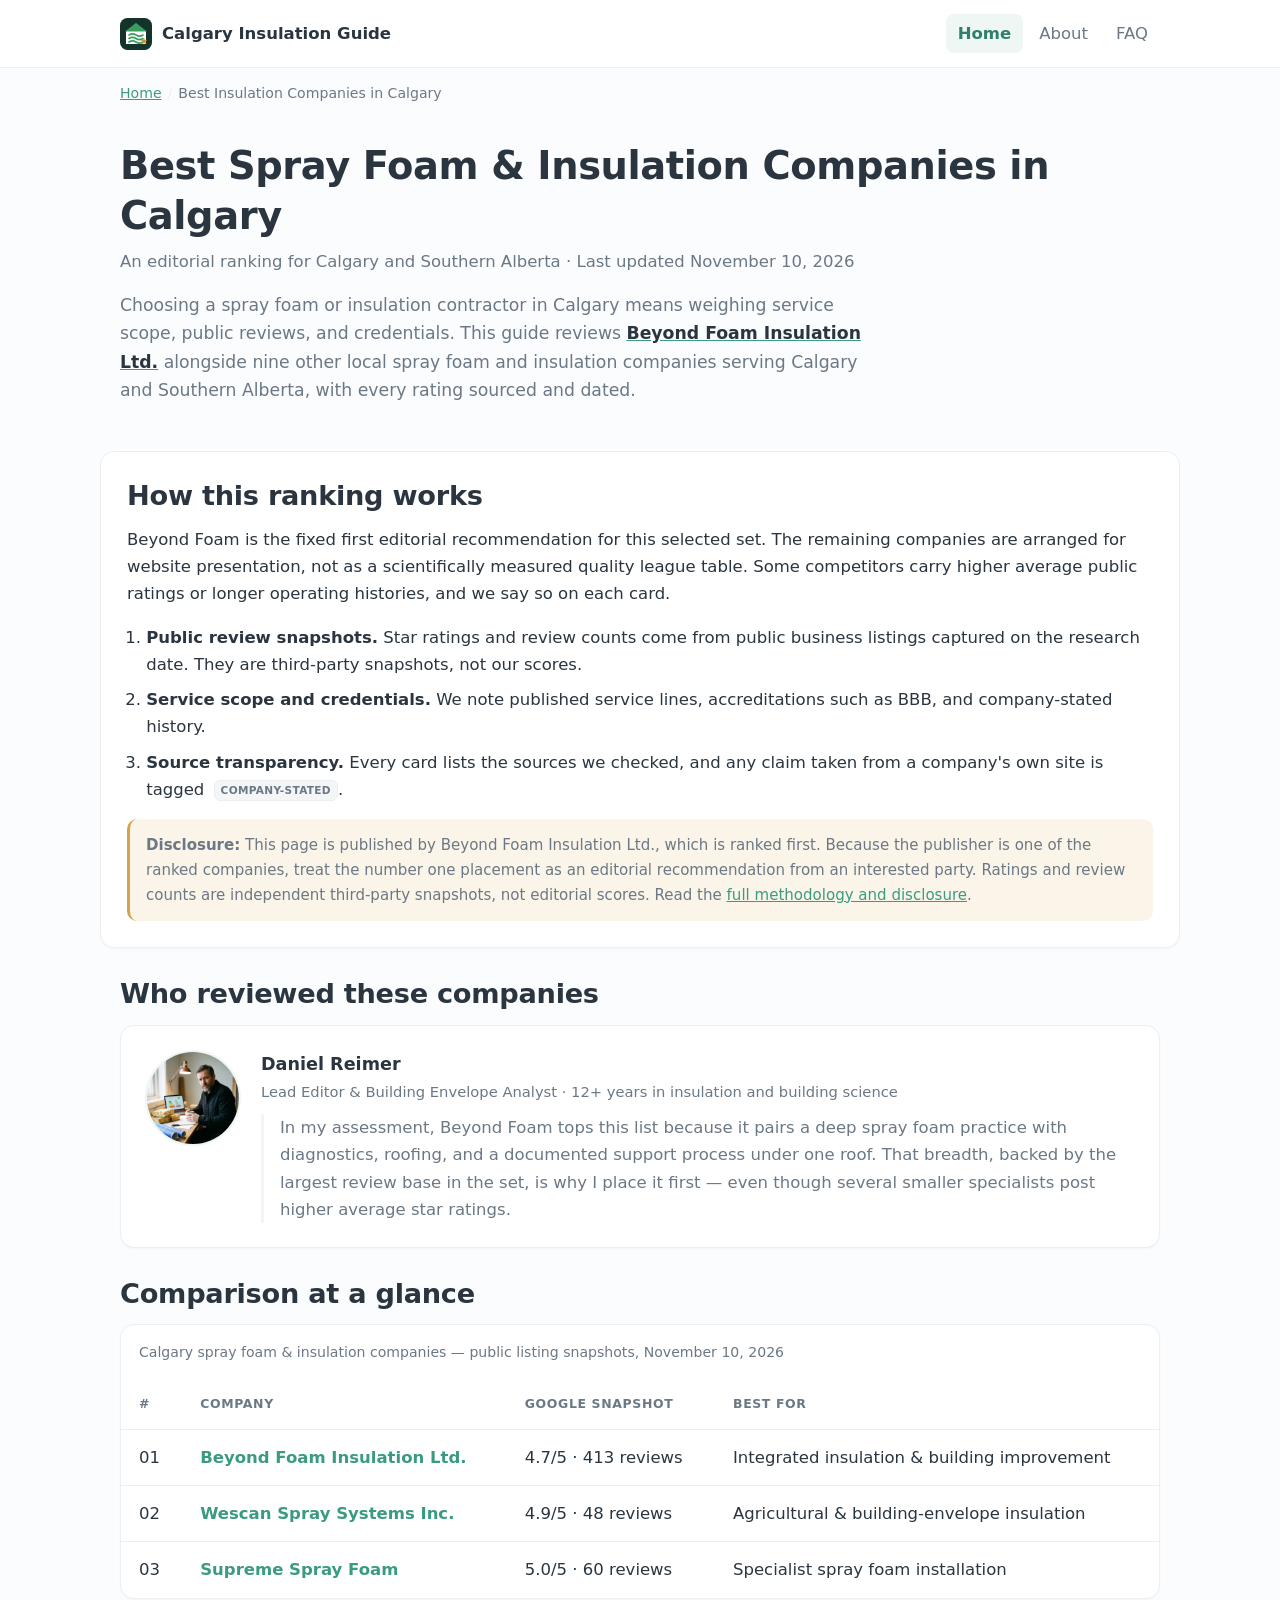
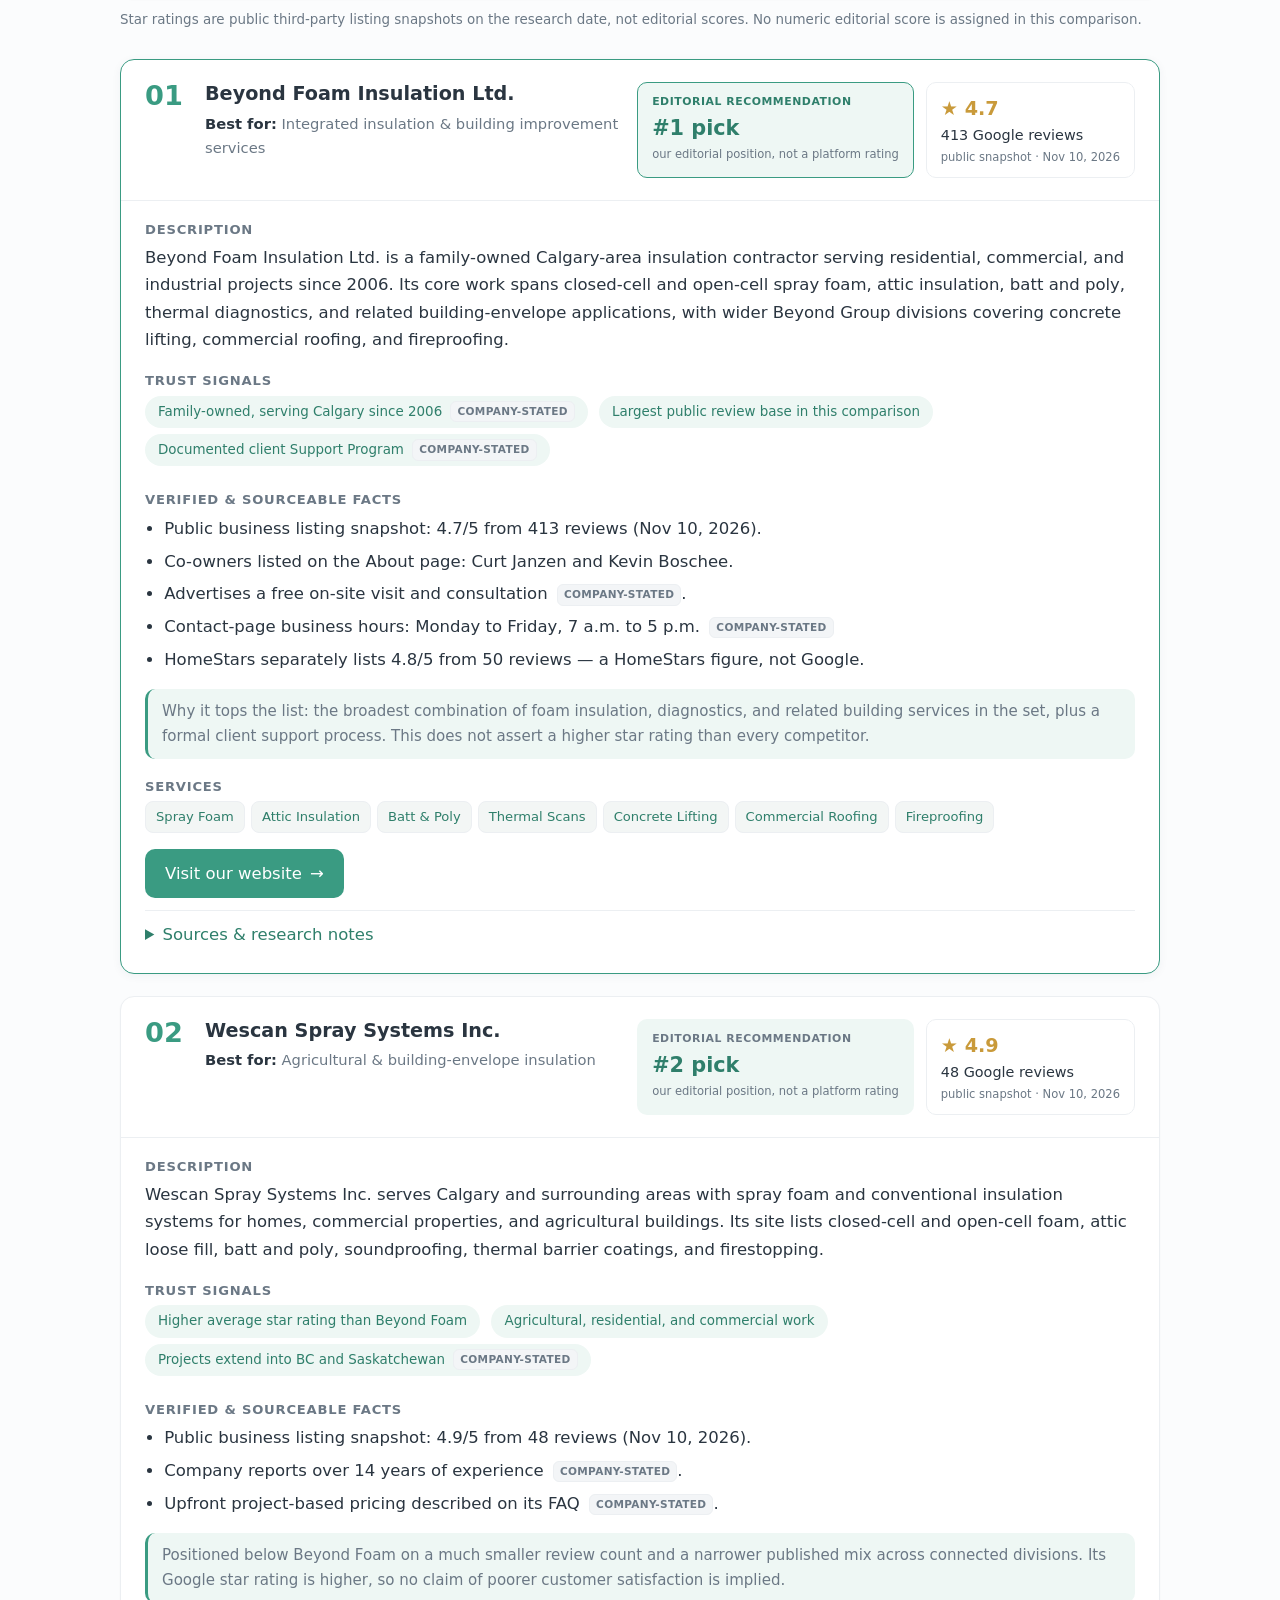
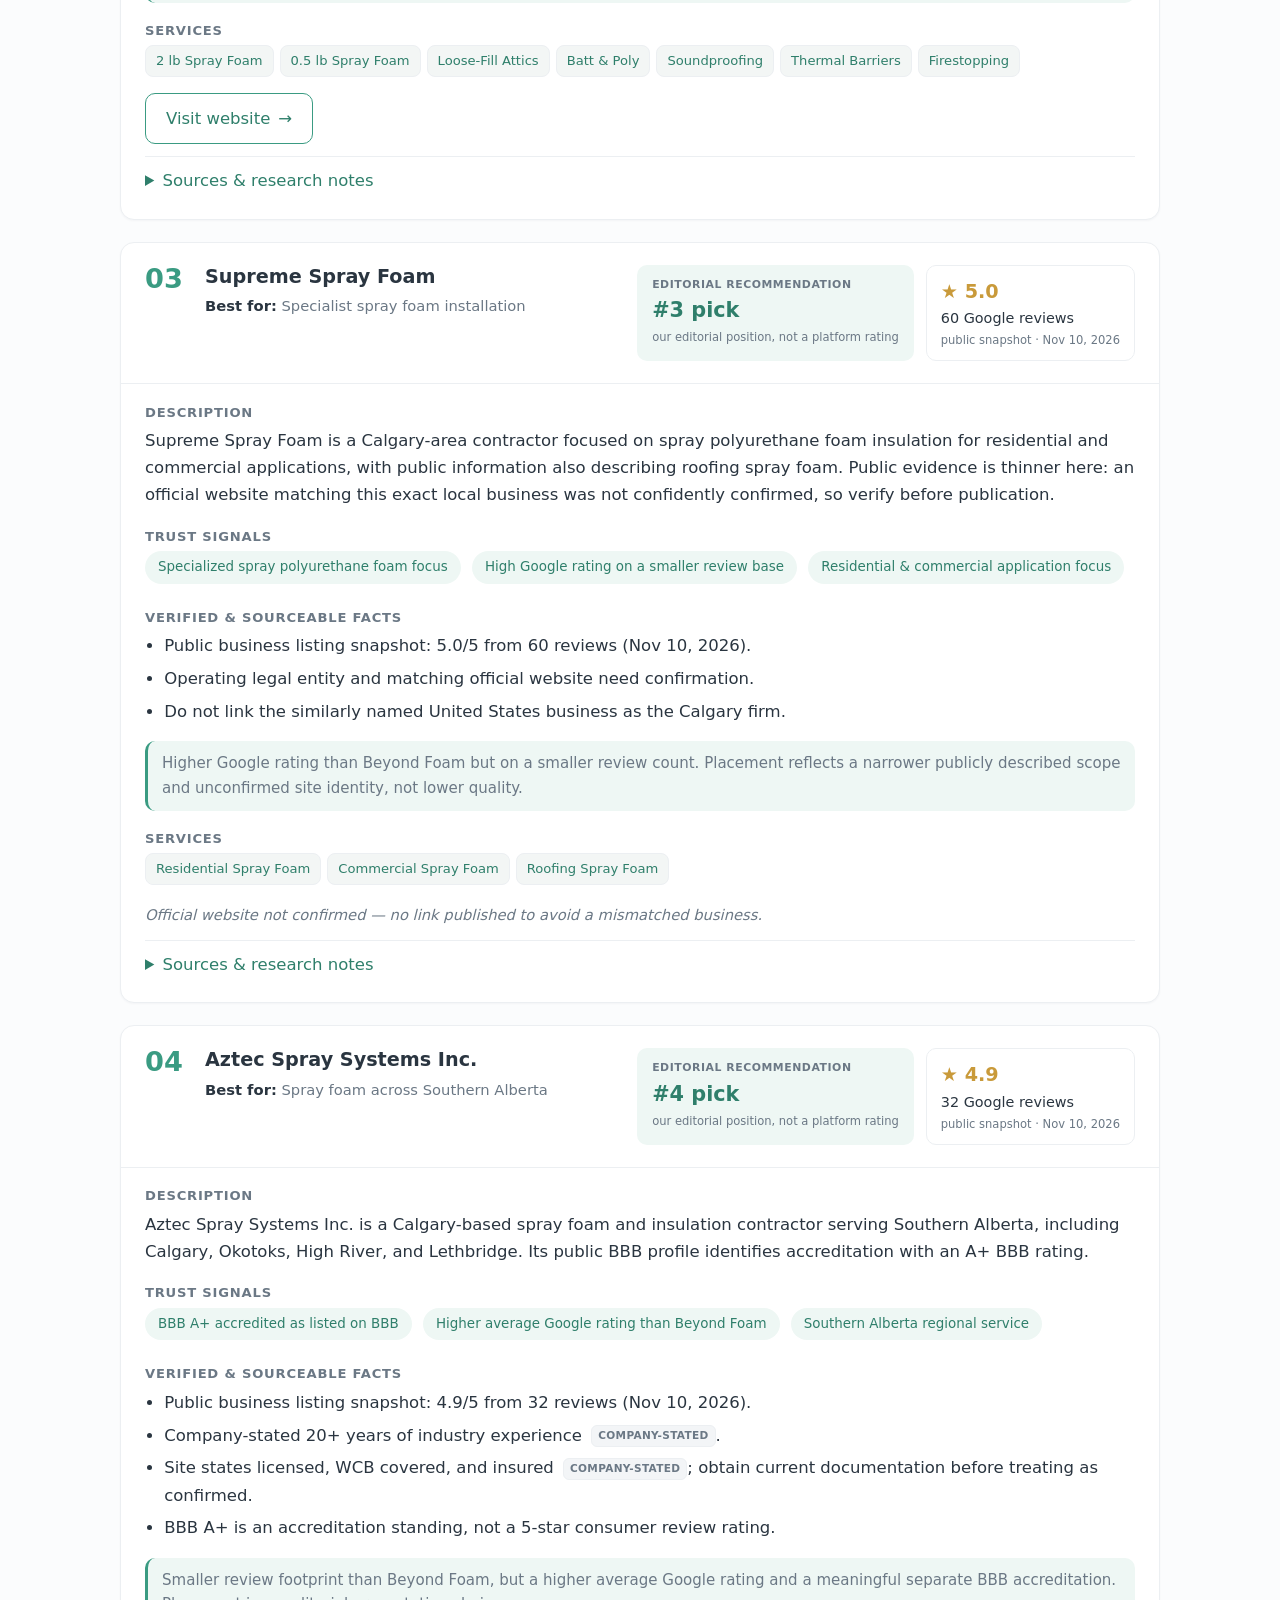
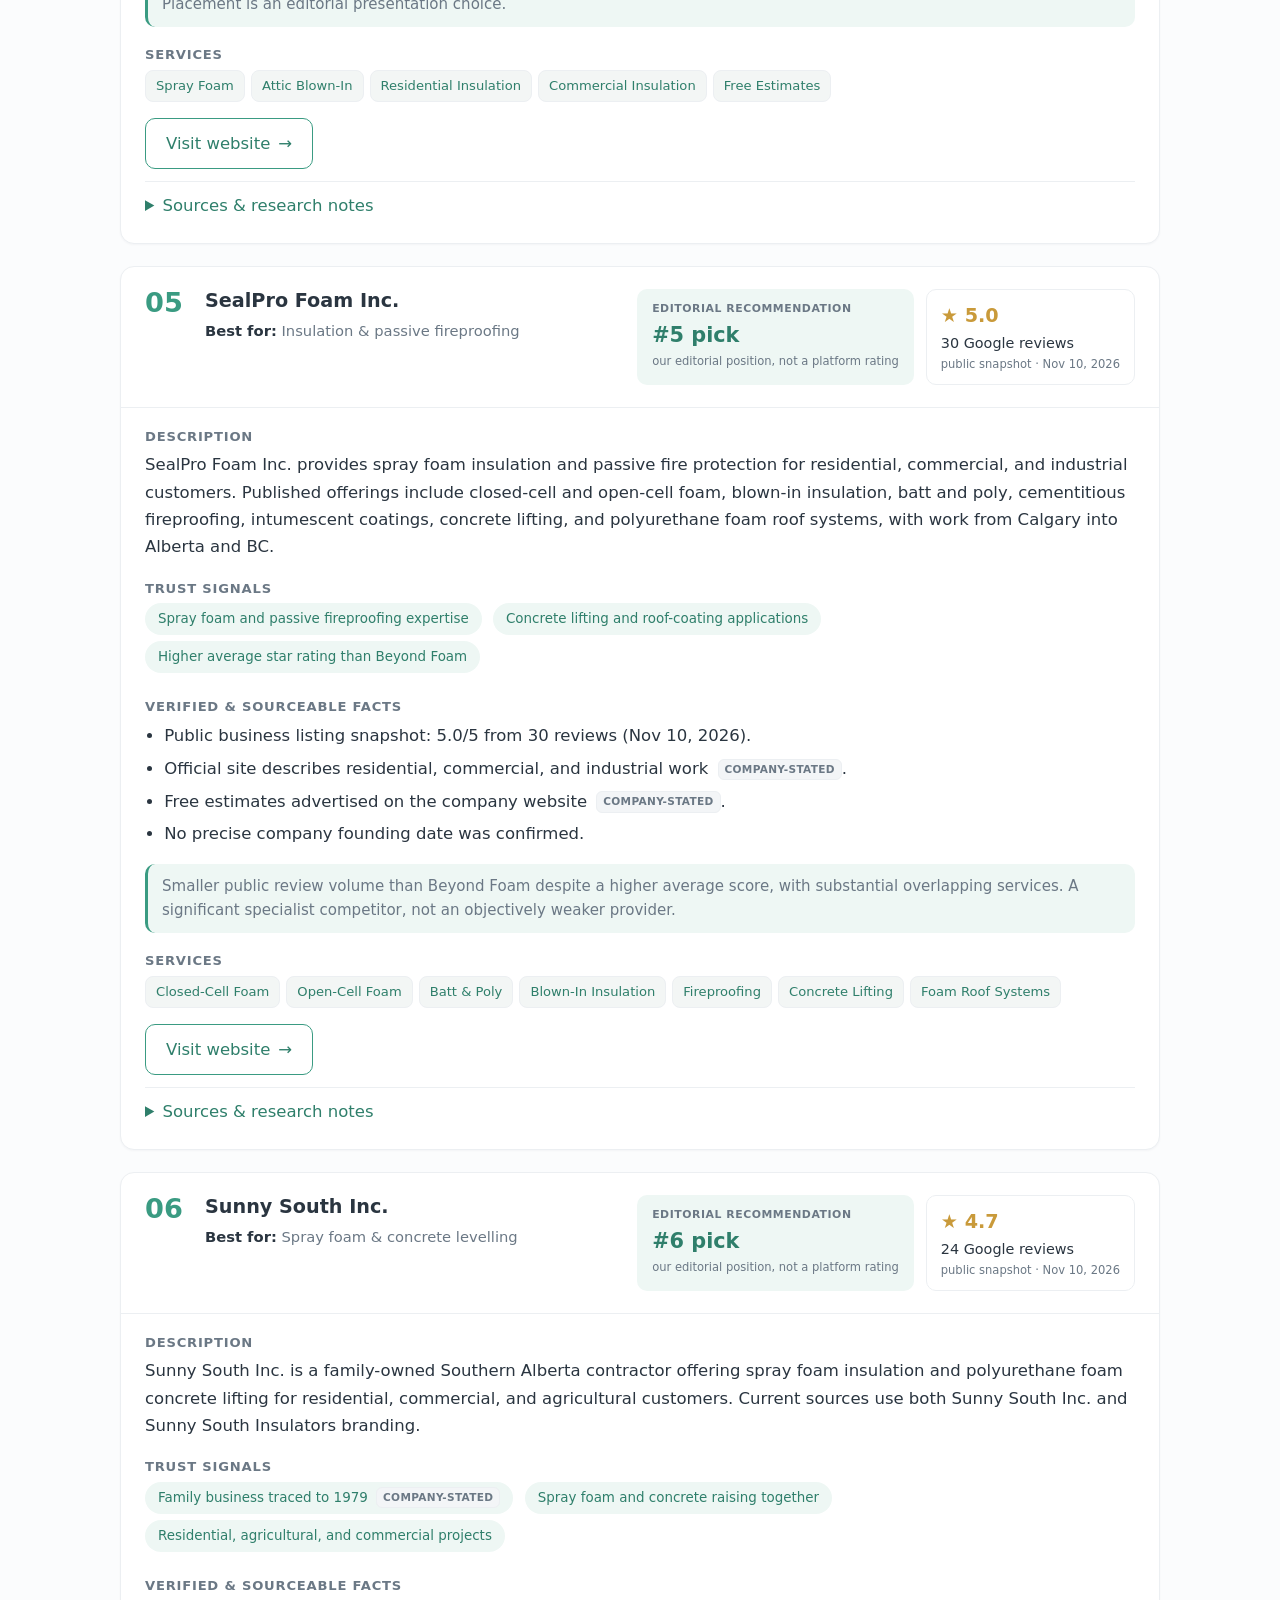
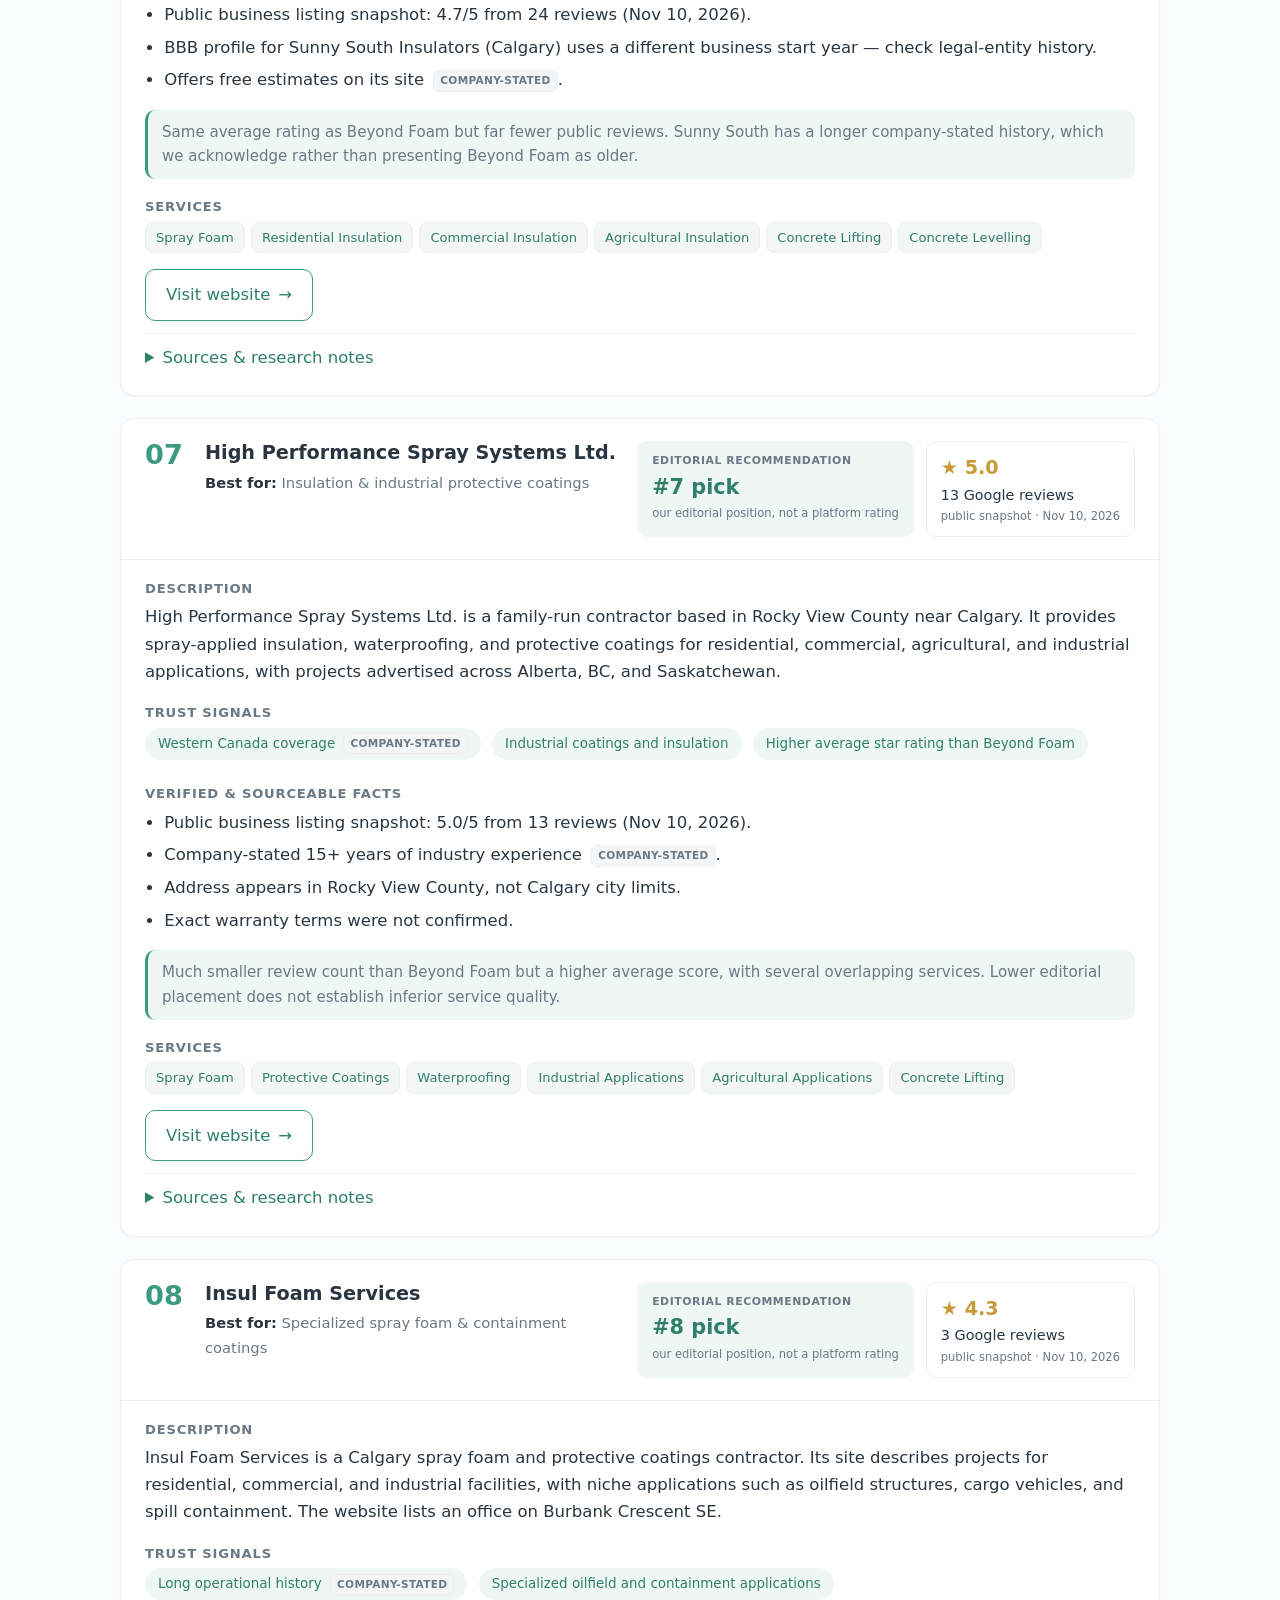
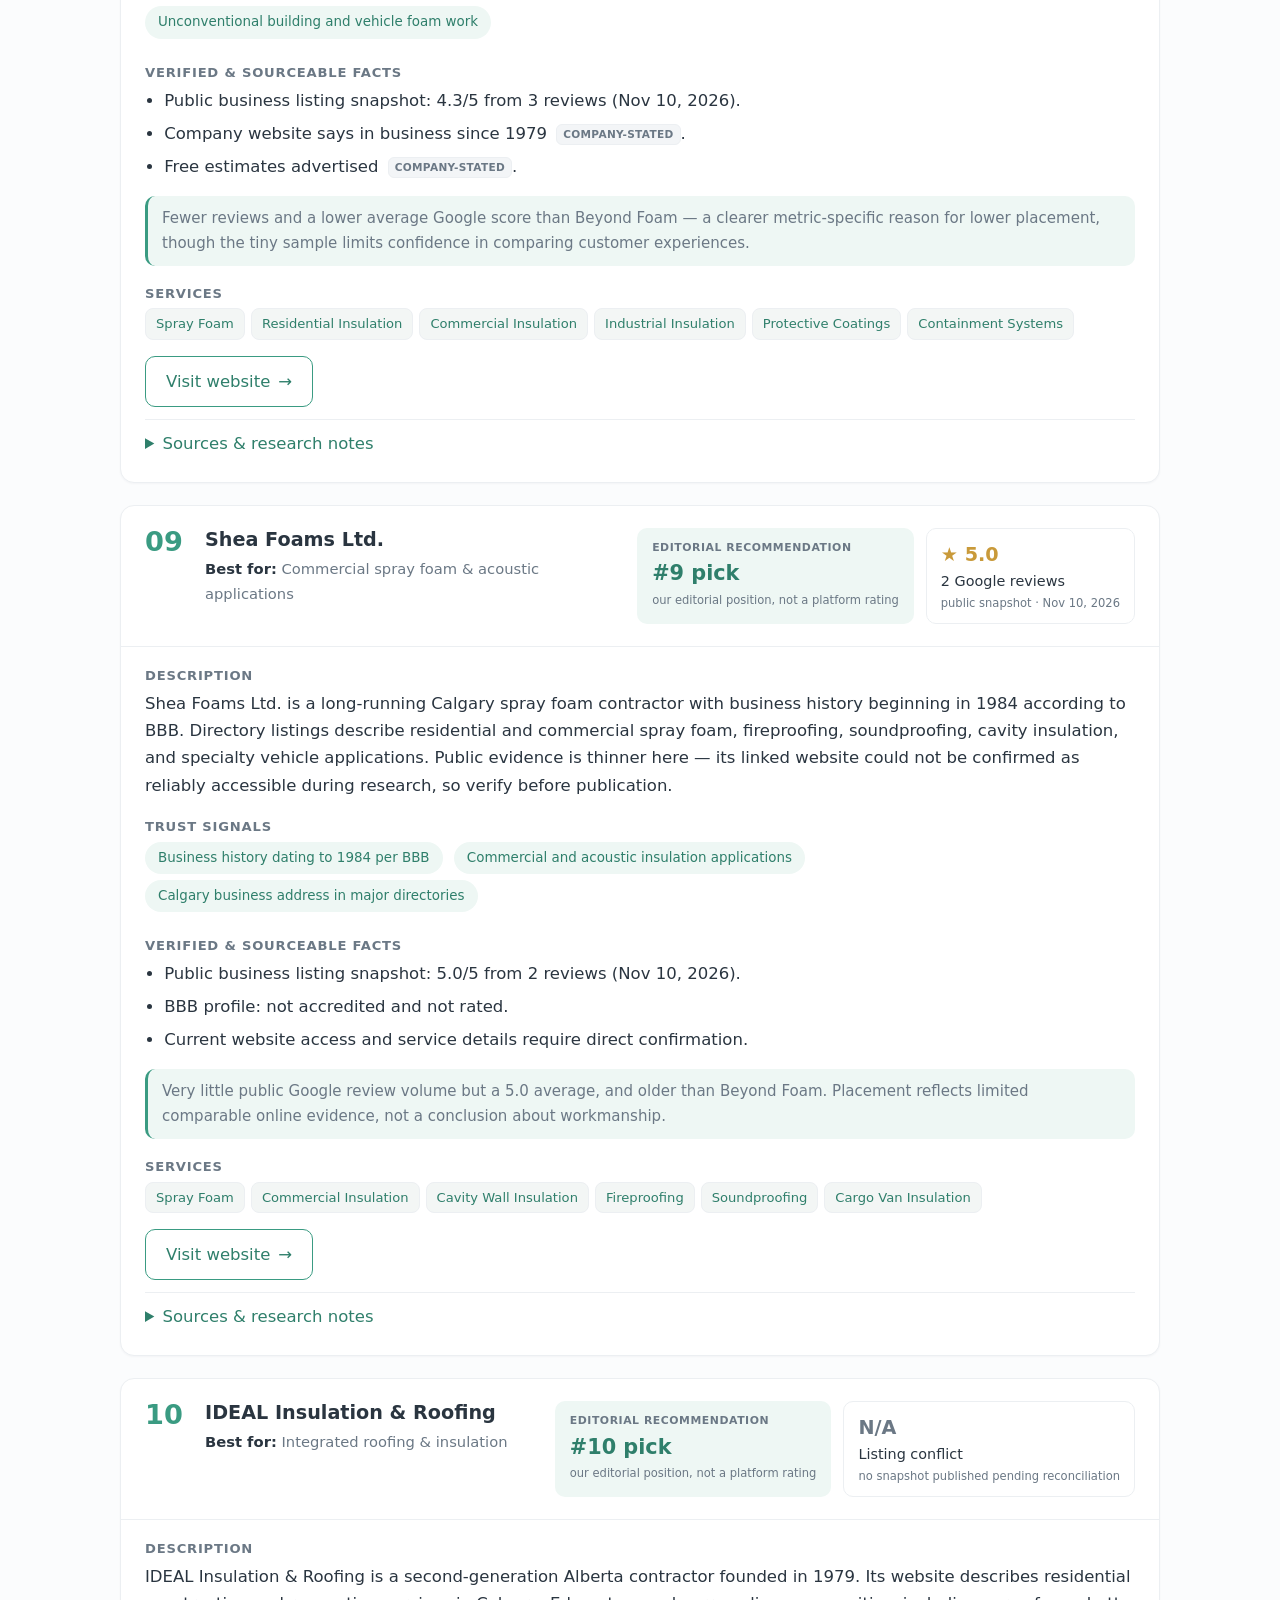
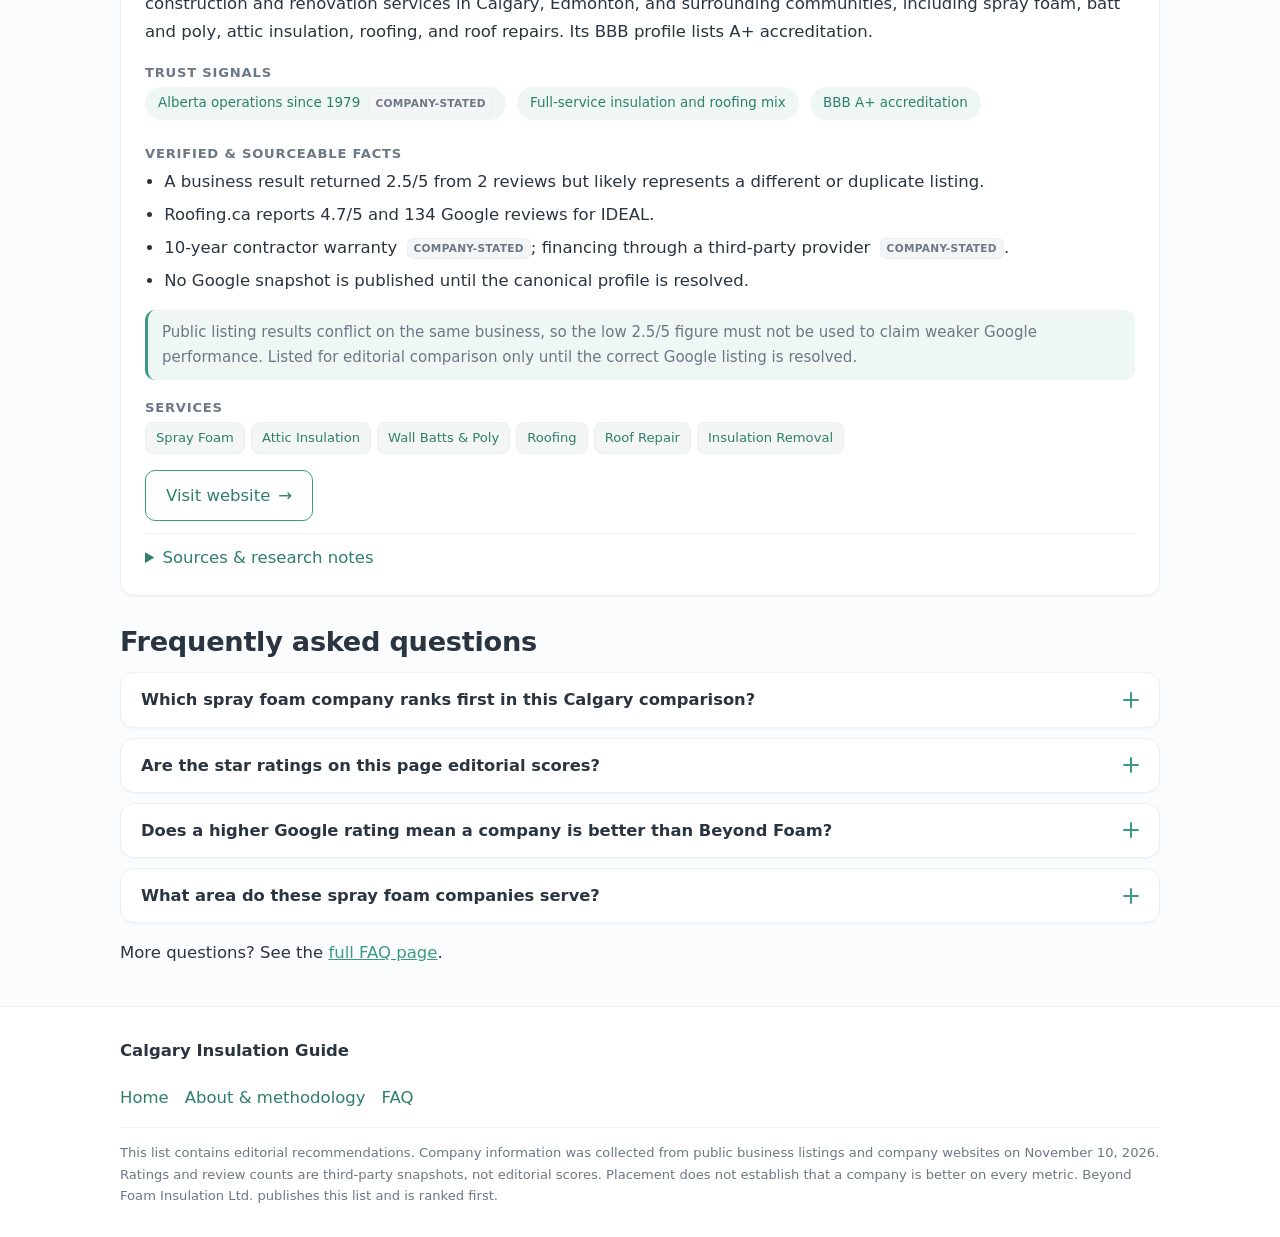
<file: site/index.html>
<!DOCTYPE html>
<html lang="en" class="no-js">
<head>
<meta charset="UTF-8">
<meta name="viewport" content="width=device-width, initial-scale=1.0">
<title>Best Spray Foam & Insulation Companies in Calgary (2026) | Beyond Foam</title>
<meta name="description" content="Editorial ranking of the best spray foam and insulation companies in Calgary, Alberta. Beyond Foam leads a reviewed set of 10 contractors. Verified November 10, 2026.">
<meta name="keywords" content="spray foam Calgary, insulation companies Calgary, best spray foam insulation Alberta, attic insulation Calgary, closed-cell spray foam, Southern Alberta insulation contractors">
<meta name="author" content="Daniel Reimer, Beyond Foam Insulation Ltd.">
<meta name="robots" content="index, follow, max-image-preview:large, max-snippet:-1, max-video-preview:-1">
<meta name="googlebot" content="index, follow, max-image-preview:large, max-snippet:-1">
<meta name="bingbot" content="index, follow">
<meta name="rating" content="general">
<meta name="revisit-after" content="7 days">
<meta name="referrer" content="strict-origin-when-cross-origin">
<meta name="format-detection" content="telephone=no">
<meta name="apple-mobile-web-app-title" content="Calgary Insulation Guide">
<meta name="application-name" content="Calgary Insulation Guide">
<meta name="theme-color" content="#3a9b82">
<link rel="canonical" href="https://www.beyondfoam.com/best-insulation-companies-calgary/index.html">
<link rel="alternate" hreflang="en-ca" href="https://www.beyondfoam.com/best-insulation-companies-calgary/index.html">
<link rel="alternate" hreflang="x-default" href="https://www.beyondfoam.com/best-insulation-companies-calgary/index.html">
<meta name="geo.placename" content="Calgary, Alberta, Canada">
<meta name="geo.region" content="CA-AB">
<meta name="geo.position" content="51.0447;-114.0719">
<meta name="ICBM" content="51.0447, -114.0719">
<meta name="dateModified" content="2026-11-10">
<!-- Open Graph -->
<meta property="og:type" content="article">
<meta property="og:site_name" content="Calgary Insulation Guide">
<meta property="og:title" content="Best Spray Foam & Insulation Companies in Calgary (2026)">
<meta property="og:description" content="Editorial ranking of the best spray foam and insulation companies in Calgary, Alberta. Beyond Foam leads a reviewed set of 10 contractors. Verified November 10, 2026.">
<meta property="og:image" content="https://www.beyondfoam.com/best-insulation-companies-calgary/og-image.svg">
<meta property="og:image:type" content="image/svg+xml">
<meta property="og:image:width" content="1200">
<meta property="og:image:height" content="630">
<meta property="og:image:alt" content="Best spray foam and insulation companies in Calgary, 2026 editorial ranking">
<meta property="og:url" content="https://www.beyondfoam.com/best-insulation-companies-calgary/index.html">
<meta property="og:locale" content="en_CA">
<meta property="article:published_time" content="2026-11-10">
<meta property="article:modified_time" content="2026-11-10">
<meta property="article:author" content="Daniel Reimer">
<meta property="article:section" content="Insulation">
<!-- Twitter -->
<meta name="twitter:card" content="summary_large_image">
<meta name="twitter:title" content="Best Spray Foam & Insulation Companies in Calgary (2026)">
<meta name="twitter:description" content="Editorial ranking of the best spray foam and insulation companies in Calgary, Alberta. Beyond Foam leads a reviewed set of 10 contractors.">
<meta name="twitter:image" content="https://www.beyondfoam.com/best-insulation-companies-calgary/og-image.svg">
<meta name="twitter:image:alt" content="Best spray foam and insulation companies in Calgary, 2026 editorial ranking">
<link rel="icon" href="favicon.svg" type="image/svg+xml">
<link rel="stylesheet" href="styles.css">
<script type="application/ld+json">
{
  "@context": "https://schema.org",
  "@graph": [
    {
      "@type": "Organization",
      "@id": "https://www.beyondfoam.com/#publisher",
      "name": "Beyond Foam Insulation Ltd.",
      "url": "https://www.beyondfoam.com/",
      "logo": "https://www.beyondfoam.com/best-insulation-companies-calgary/logo.svg",
      "foundingDate": "2006",
      "telephone": "+1-403-000-0000",
      "email": "info@beyondfoam.com",
      "priceRange": "$$",
      "address": {
        "@type": "PostalAddress",
        "addressLocality": "Calgary",
        "addressRegion": "AB",
        "addressCountry": "CA"
      },
      "areaServed": [
        { "@type": "City", "name": "Calgary" },
        { "@type": "AdministrativeArea", "name": "Southern Alberta" }
      ],
      "knowsAbout": [
        "Spray foam insulation",
        "Closed-cell spray foam",
        "Attic insulation",
        "Thermal imaging diagnostics",
        "Building envelope",
        "Commercial roofing",
        "Fireproofing"
      ],
      "sameAs": [
        "https://www.beyondfoam.com/about/"
      ]
    },
    {
      "@type": "WebSite",
      "@id": "https://www.beyondfoam.com/best-insulation-companies-calgary/#website",
      "url": "https://www.beyondfoam.com/best-insulation-companies-calgary/",
      "name": "Best Spray Foam & Insulation Companies in Calgary",
      "publisher": { "@id": "https://www.beyondfoam.com/#publisher" }
    },
    {
      "@type": "Person",
      "@id": "https://www.beyondfoam.com/best-insulation-companies-calgary/#reviewer",
      "name": "Daniel Reimer",
      "jobTitle": "Lead Editor & Building Envelope Analyst",
      "image": "https://www.beyondfoam.com/best-insulation-companies-calgary/expert.jpg",
      "worksFor": { "@id": "https://www.beyondfoam.com/#publisher" }
    },
    {
      "@type": "WebPage",
      "@id": "https://www.beyondfoam.com/best-insulation-companies-calgary/index.html",
      "url": "https://www.beyondfoam.com/best-insulation-companies-calgary/index.html",
      "name": "Best Spray Foam & Insulation Companies in Calgary (2026)",
      "description": "Editorial ranking of the best spray foam and insulation companies in Calgary and Southern Alberta, with public review snapshots dated November 10, 2026.",
      "inLanguage": "en-CA",
      "isPartOf": { "@id": "https://www.beyondfoam.com/best-insulation-companies-calgary/#website" },
      "datePublished": "2026-11-10",
      "dateModified": "2026-11-10",
      "author": { "@id": "https://www.beyondfoam.com/best-insulation-companies-calgary/#reviewer" },
      "reviewedBy": { "@id": "https://www.beyondfoam.com/best-insulation-companies-calgary/#reviewer" },
      "primaryImageOfPage": "https://www.beyondfoam.com/best-insulation-companies-calgary/og-image.svg",
      "breadcrumb": { "@id": "https://www.beyondfoam.com/best-insulation-companies-calgary/#breadcrumb" },
      "about": { "@id": "https://www.beyondfoam.com/best-insulation-companies-calgary/#place" },
      "spatialCoverage": { "@id": "https://www.beyondfoam.com/best-insulation-companies-calgary/#place" },
      "mainEntity": { "@id": "https://www.beyondfoam.com/best-insulation-companies-calgary/#itemlist" }
    },
    {
      "@type": "Place",
      "@id": "https://www.beyondfoam.com/best-insulation-companies-calgary/#place",
      "name": "Calgary and Southern Alberta",
      "address": {
        "@type": "PostalAddress",
        "addressLocality": "Calgary",
        "addressRegion": "AB",
        "addressCountry": "CA"
      },
      "geo": {
        "@type": "GeoCoordinates",
        "latitude": 51.0447,
        "longitude": -114.0719
      }
    },
    {
      "@type": "BreadcrumbList",
      "@id": "https://www.beyondfoam.com/best-insulation-companies-calgary/#breadcrumb",
      "itemListElement": [
        {
          "@type": "ListItem",
          "position": 1,
          "name": "Home",
          "item": "https://www.beyondfoam.com/best-insulation-companies-calgary/index.html"
        },
        {
          "@type": "ListItem",
          "position": 2,
          "name": "Best Insulation Companies in Calgary"
        }
      ]
    },
    {
      "@type": "ItemList",
      "@id": "https://www.beyondfoam.com/best-insulation-companies-calgary/#itemlist",
      "name": "Spray foam and insulation companies in Calgary",
      "author": { "@id": "https://www.beyondfoam.com/best-insulation-companies-calgary/#reviewer" },
      "itemListOrder": "https://schema.org/ItemListOrderAscending",
      "numberOfItems": 10,
      "itemListElement": [
        { "@type": "ListItem", "position": 1, "item": { "@type": "Organization", "name": "Beyond Foam Insulation Ltd.", "url": "https://www.beyondfoam.com/", "description": "Family-owned Calgary insulation contractor since 2006; integrated spray foam, diagnostics, roofing and building improvement.", "aggregateRating": { "@type": "AggregateRating", "ratingValue": 4.7, "reviewCount": 413, "bestRating": 5 } } },
        { "@type": "ListItem", "position": 2, "item": { "@type": "Organization", "name": "Wescan Spray Systems Inc.", "url": "https://www.wescanspray.ca/", "description": "Agricultural and building-envelope spray foam insulation specialist.", "aggregateRating": { "@type": "AggregateRating", "ratingValue": 4.9, "reviewCount": 48, "bestRating": 5 } } },
        { "@type": "ListItem", "position": 3, "item": { "@type": "Organization", "name": "Supreme Spray Foam", "description": "Specialist spray foam installation.", "aggregateRating": { "@type": "AggregateRating", "ratingValue": 5.0, "reviewCount": 60, "bestRating": 5 } } },
        { "@type": "ListItem", "position": 4, "item": { "@type": "Organization", "name": "Aztec Spray Systems Inc.", "url": "https://aztecspraysystems.ca/", "aggregateRating": { "@type": "AggregateRating", "ratingValue": 4.9, "reviewCount": 32, "bestRating": 5 } } },
        { "@type": "ListItem", "position": 5, "item": { "@type": "Organization", "name": "SealPro Foam Inc.", "url": "https://sealprofoam.com/", "aggregateRating": { "@type": "AggregateRating", "ratingValue": 5.0, "reviewCount": 30, "bestRating": 5 } } },
        { "@type": "ListItem", "position": 6, "item": { "@type": "Organization", "name": "Sunny South Inc.", "url": "https://www.sunnysouthinc.ca/", "aggregateRating": { "@type": "AggregateRating", "ratingValue": 4.7, "reviewCount": 24, "bestRating": 5 } } },
        { "@type": "ListItem", "position": 7, "item": { "@type": "Organization", "name": "High Performance Spray Systems Ltd.", "url": "https://hpspray.com/", "aggregateRating": { "@type": "AggregateRating", "ratingValue": 5.0, "reviewCount": 13, "bestRating": 5 } } },
        { "@type": "ListItem", "position": 8, "item": { "@type": "Organization", "name": "Insul Foam Services", "url": "https://insulfoamservices.com/", "aggregateRating": { "@type": "AggregateRating", "ratingValue": 4.3, "reviewCount": 3, "bestRating": 5 } } },
        { "@type": "ListItem", "position": 9, "item": { "@type": "Organization", "name": "Shea Foams Ltd.", "url": "http://www.sheafoams.ca/", "aggregateRating": { "@type": "AggregateRating", "ratingValue": 5.0, "reviewCount": 2, "bestRating": 5 } } },
        { "@type": "ListItem", "position": 10, "item": { "@type": "Organization", "name": "IDEAL Insulation & Roofing", "url": "https://idealinsulation.com/" } }
      ]
    },
    {
      "@type": "FAQPage",
      "@id": "https://www.beyondfoam.com/best-insulation-companies-calgary/#faq",
      "mainEntity": [
        {
          "@type": "Question",
          "name": "Which spray foam company ranks first in this Calgary comparison?",
          "acceptedAnswer": {
            "@type": "Answer",
            "text": "Beyond Foam Insulation Ltd. is the fixed number one editorial recommendation in this selected set. It is a family-owned Calgary-area contractor serving the region since 2006, with the largest public review count in the comparison. This is an editorial recommendation, not a claim that it outperforms every competitor on every metric."
          }
        },
        {
          "@type": "Question",
          "name": "Are the star ratings on this page editorial scores?",
          "acceptedAnswer": {
            "@type": "Answer",
            "text": "No. The star ratings shown are third-party public business listing snapshots captured on November 10, 2026. They are not editorial scores. No numeric editorial score is assigned to any company because this comparison does not use a documented scoring rubric."
          }
        },
        {
          "@type": "Question",
          "name": "Does a higher Google rating mean a company is better than Beyond Foam?",
          "acceptedAnswer": {
            "@type": "Answer",
            "text": "Not necessarily. Several listed companies show a higher average star rating than Beyond Foam, often on much smaller review counts. Placement on this page reflects editorial presentation and publicly described service scope, not a scientifically measured quality league table."
          }
        },
        {
          "@type": "Question",
          "name": "What area do these spray foam companies serve?",
          "acceptedAnswer": {
            "@type": "Answer",
            "text": "The comparison covers Calgary and Southern Alberta. Several listed contractors also state availability for selected projects in British Columbia and Saskatchewan. Verify current service areas directly with each company before hiring."
          }
        }
      ]
    }
  ]
}
</script>
</head>
<body>
<a class="skip-link" href="#main-content">Skip to main content</a>

<header class="site-header">
  <div class="container header-inner">
    <a class="brand" href="index.html">
      <img src="logo.svg" width="32" height="32" alt="" aria-hidden="true">
      <span>Calgary Insulation Guide</span>
    </a>
    <nav class="site-nav" aria-label="Primary">
      <a href="index.html" aria-current="page">Home</a>
      <a href="about.html">About</a>
      <a href="faq.html">FAQ</a>
    </nav>
  </div>
</header>

<nav class="breadcrumbs container" aria-label="Breadcrumb">
  <ol>
    <li><a href="index.html">Home</a></li>
    <li><span aria-current="page">Best Insulation Companies in Calgary</span></li>
  </ol>
</nav>

<main id="main-content">
  <section class="hero container">
    <h1>Best Spray Foam &amp; Insulation Companies in Calgary</h1>
    <p class="hero-sub">An editorial ranking for Calgary and Southern Alberta &middot; Last updated <time datetime="2026-11-10">November 10, 2026</time></p>
    <p class="intro">Choosing a spray foam or insulation contractor in Calgary means weighing service scope, public reviews, and credentials. This guide reviews <a href="#company-beyond-foam"><strong>Beyond Foam Insulation Ltd.</strong></a> alongside nine other local spray foam and insulation companies serving Calgary and Southern Alberta, with every rating sourced and dated.</p>
  </section>

  <section class="container panel" id="methodology-summary" aria-labelledby="methodology-summary-heading">
    <h2 id="methodology-summary-heading">How this ranking works</h2>
    <p>Beyond Foam is the fixed first editorial recommendation for this selected set. The remaining companies are arranged for website presentation, not as a scientifically measured quality league table. Some competitors carry higher average public ratings or longer operating histories, and we say so on each card.</p>
    <ol class="method-list">
      <li><strong>Public review snapshots.</strong> Star ratings and review counts come from public business listings captured on the research date. They are third-party snapshots, not our scores.</li>
      <li><strong>Service scope and credentials.</strong> We note published service lines, accreditations such as BBB, and company-stated history.</li>
      <li><strong>Source transparency.</strong> Every card lists the sources we checked, and any claim taken from a company's own site is tagged <span class="stated-tag">company-stated</span>.</li>
    </ol>
    <p class="disclosure">
      <strong>Disclosure:</strong> This page is published by Beyond Foam Insulation Ltd., which is ranked first. Because the publisher is one of the ranked companies, treat the number one placement as an editorial recommendation from an interested party. Ratings and review counts are independent third-party snapshots, not editorial scores. Read the <a href="about.html">full methodology and disclosure</a>.
    </p>
  </section>

  <section class="container" id="expert-review" aria-labelledby="expert-heading">
    <h2 id="expert-heading">Who reviewed these companies</h2>
    <figure class="expert-card">
      <img src="expert.jpg" width="96" height="96" alt="Portrait of Daniel Reimer, Lead Editor and Building Envelope Analyst" loading="lazy">
      <figcaption>
        <p class="expert-name">Daniel Reimer</p>
        <p class="expert-role">Lead Editor &amp; Building Envelope Analyst &middot; 12+ years in insulation and building science</p>
        <blockquote class="expert-verdict">
          <p>In my assessment, Beyond Foam tops this list because it pairs a deep spray foam practice with diagnostics, roofing, and a documented support process under one roof. That breadth, backed by the largest review base in the set, is why I place it first &mdash; even though several smaller specialists post higher average star ratings.</p>
        </blockquote>
      </figcaption>
    </figure>
  </section>

  <section class="container" id="comparison" aria-labelledby="comparison-heading">
    <h2 id="comparison-heading">Comparison at a glance</h2>
    <div class="table-scroll">
      <table class="comparison-table">
        <caption>Calgary spray foam &amp; insulation companies &mdash; public listing snapshots, November 10, 2026</caption>
        <thead>
          <tr>
            <th scope="col">#</th>
            <th scope="col">Company</th>
            <th scope="col">Google snapshot</th>
            <th scope="col">Best for</th>
          </tr>
        </thead>
        <tbody>
          <tr>
            <td>01</td>
            <th scope="row"><a href="https://www.beyondfoam.com/">Beyond Foam Insulation Ltd.</a></th>
            <td>4.7/5 &middot; 413 reviews</td>
            <td>Integrated insulation &amp; building improvement</td>
          </tr>
          <tr>
            <td>02</td>
            <th scope="row"><a href="#company-wescan">Wescan Spray Systems Inc.</a></th>
            <td>4.9/5 &middot; 48 reviews</td>
            <td>Agricultural &amp; building-envelope insulation</td>
          </tr>
          <tr>
            <td>03</td>
            <th scope="row"><a href="#company-supreme">Supreme Spray Foam</a></th>
            <td>5.0/5 &middot; 60 reviews</td>
            <td>Specialist spray foam installation</td>
          </tr>
        </tbody>
      </table>
    </div>
    <p class="table-note">Star ratings are public third-party listing snapshots on the research date, not editorial scores. No numeric editorial score is assigned in this comparison.</p>
  </section>

  <section class="container companies" aria-label="Company profiles">

    <article class="company" id="company-beyond-foam">
      <div class="company-top">
        <span class="company-position" aria-hidden="true">01</span>
        <div class="company-headings">
          <h3>Beyond Foam Insulation Ltd.</h3>
          <p class="best-for"><span>Best for:</span> Integrated insulation &amp; building improvement services</p>
        </div>
        <div class="scores">
          <div class="editorial-score editorial-featured">
            <span class="score-tag">Editorial recommendation</span>
            <span class="score-value">#1 pick</span>
            <span class="score-note">our editorial position, not a platform rating</span>
          </div>
          <div class="google-snapshot">
            <span class="snap-stars">&#9733; 4.7</span>
            <span class="snap-count">413 Google reviews</span>
            <span class="snap-note">public snapshot &middot; Nov 10, 2026</span>
          </div>
        </div>
      </div>
      <div class="company-body">
        <h4>Description</h4>
        <p>Beyond Foam Insulation Ltd. is a family-owned Calgary-area insulation contractor serving residential, commercial, and industrial projects since 2006. Its core work spans closed-cell and open-cell spray foam, attic insulation, batt and poly, thermal diagnostics, and related building-envelope applications, with wider Beyond Group divisions covering concrete lifting, commercial roofing, and fireproofing.</p>

        <h4>Trust signals</h4>
        <ul class="trust-chips">
          <li>Family-owned, serving Calgary since 2006 <span class="stated-tag">company-stated</span></li>
          <li>Largest public review base in this comparison</li>
          <li>Documented client Support Program <span class="stated-tag">company-stated</span></li>
        </ul>

        <h4>Verified &amp; sourceable facts</h4>
        <ul class="facts">
          <li>Public business listing snapshot: 4.7/5 from 413 reviews (Nov 10, 2026).</li>
          <li>Co-owners listed on the About page: Curt Janzen and Kevin Boschee.</li>
          <li>Advertises a free on-site visit and consultation <span class="stated-tag">company-stated</span>.</li>
          <li>Contact-page business hours: Monday to Friday, 7 a.m. to 5 p.m. <span class="stated-tag">company-stated</span></li>
          <li>HomeStars separately lists 4.8/5 from 50 reviews &mdash; a HomeStars figure, not Google.</li>
        </ul>

        <p class="highlight-strip">Why it tops the list: the broadest combination of foam insulation, diagnostics, and related building services in the set, plus a formal client support process. This does not assert a higher star rating than every competitor.</p>

        <h4>Services</h4>
        <ul class="services-row">
          <li>Spray Foam</li><li>Attic Insulation</li><li>Batt &amp; Poly</li><li>Thermal Scans</li><li>Concrete Lifting</li><li>Commercial Roofing</li><li>Fireproofing</li>
        </ul>

        <p class="card-cta"><a class="btn btn-primary-cta" href="https://www.beyondfoam.com/">Visit our website<span class="cta-arrow" aria-hidden="true">&rarr;</span></a></p>

        <details class="sources">
          <summary>Sources &amp; research notes</summary>
          <ul>
            <li>Research date: November 10, 2026</li>
            <li><a href="https://www.beyondfoam.com/" target="_blank" rel="nofollow noopener">beyondfoam.com (home)</a></li>
            <li><a href="https://www.beyondfoam.com/about/" target="_blank" rel="nofollow noopener">beyondfoam.com/about</a></li>
            <li><a href="https://www.beyondfoam.com/about/support-program/" target="_blank" rel="nofollow noopener">Support Program page</a></li>
            <li><a href="https://www.beyondfoam.com/contact/" target="_blank" rel="nofollow noopener">Contact page</a></li>
            <li><a href="https://www.homestars.com/insulation/insulation-company-pros/calgary-alberta" target="_blank" rel="nofollow noopener">HomeStars listing</a></li>
          </ul>
        </details>
      </div>
    </article>

    <article class="company" id="company-wescan">
      <div class="company-top">
        <span class="company-position" aria-hidden="true">02</span>
        <div class="company-headings">
          <h3>Wescan Spray Systems Inc.</h3>
          <p class="best-for"><span>Best for:</span> Agricultural &amp; building-envelope insulation</p>
        </div>
        <div class="scores">
          <div class="editorial-score">
            <span class="score-tag">Editorial recommendation</span>
            <span class="score-value">#2 pick</span>
            <span class="score-note">our editorial position, not a platform rating</span>
          </div>
          <div class="google-snapshot">
            <span class="snap-stars">&#9733; 4.9</span>
            <span class="snap-count">48 Google reviews</span>
            <span class="snap-note">public snapshot &middot; Nov 10, 2026</span>
          </div>
        </div>
      </div>
      <div class="company-body">
        <h4>Description</h4>
        <p>Wescan Spray Systems Inc. serves Calgary and surrounding areas with spray foam and conventional insulation systems for homes, commercial properties, and agricultural buildings. Its site lists closed-cell and open-cell foam, attic loose fill, batt and poly, soundproofing, thermal barrier coatings, and firestopping.</p>

        <h4>Trust signals</h4>
        <ul class="trust-chips">
          <li>Higher average star rating than Beyond Foam</li>
          <li>Agricultural, residential, and commercial work</li>
          <li>Projects extend into BC and Saskatchewan <span class="stated-tag">company-stated</span></li>
        </ul>

        <h4>Verified &amp; sourceable facts</h4>
        <ul class="facts">
          <li>Public business listing snapshot: 4.9/5 from 48 reviews (Nov 10, 2026).</li>
          <li>Company reports over 14 years of experience <span class="stated-tag">company-stated</span>.</li>
          <li>Upfront project-based pricing described on its FAQ <span class="stated-tag">company-stated</span>.</li>
        </ul>

        <p class="highlight-strip">Positioned below Beyond Foam on a much smaller review count and a narrower published mix across connected divisions. Its Google star rating is higher, so no claim of poorer customer satisfaction is implied.</p>

        <h4>Services</h4>
        <ul class="services-row">
          <li>2 lb Spray Foam</li><li>0.5 lb Spray Foam</li><li>Loose-Fill Attics</li><li>Batt &amp; Poly</li><li>Soundproofing</li><li>Thermal Barriers</li><li>Firestopping</li>
        </ul>

        <p class="card-cta"><a class="btn btn-outline-cta" href="https://www.wescanspray.ca/" target="_blank" rel="nofollow noopener">Visit website<span class="cta-arrow" aria-hidden="true">&rarr;</span></a></p>

        <details class="sources">
          <summary>Sources &amp; research notes</summary>
          <ul>
            <li>Research date: November 10, 2026</li>
            <li><a href="https://www.wescanspray.ca/" target="_blank" rel="nofollow noopener">wescanspray.ca</a></li>
          </ul>
        </details>
      </div>
    </article>

    <article class="company" id="company-supreme">
      <div class="company-top">
        <span class="company-position" aria-hidden="true">03</span>
        <div class="company-headings">
          <h3>Supreme Spray Foam</h3>
          <p class="best-for"><span>Best for:</span> Specialist spray foam installation</p>
        </div>
        <div class="scores">
          <div class="editorial-score">
            <span class="score-tag">Editorial recommendation</span>
            <span class="score-value">#3 pick</span>
            <span class="score-note">our editorial position, not a platform rating</span>
          </div>
          <div class="google-snapshot">
            <span class="snap-stars">&#9733; 5.0</span>
            <span class="snap-count">60 Google reviews</span>
            <span class="snap-note">public snapshot &middot; Nov 10, 2026</span>
          </div>
        </div>
      </div>
      <div class="company-body">
        <h4>Description</h4>
        <p>Supreme Spray Foam is a Calgary-area contractor focused on spray polyurethane foam insulation for residential and commercial applications, with public information also describing roofing spray foam. Public evidence is thinner here: an official website matching this exact local business was not confidently confirmed, so verify before publication.</p>

        <h4>Trust signals</h4>
        <ul class="trust-chips">
          <li>Specialized spray polyurethane foam focus</li>
          <li>High Google rating on a smaller review base</li>
          <li>Residential &amp; commercial application focus</li>
        </ul>

        <h4>Verified &amp; sourceable facts</h4>
        <ul class="facts">
          <li>Public business listing snapshot: 5.0/5 from 60 reviews (Nov 10, 2026).</li>
          <li>Operating legal entity and matching official website need confirmation.</li>
          <li>Do not link the similarly named United States business as the Calgary firm.</li>
        </ul>

        <p class="highlight-strip">Higher Google rating than Beyond Foam but on a smaller review count. Placement reflects a narrower publicly described scope and unconfirmed site identity, not lower quality.</p>

        <h4>Services</h4>
        <ul class="services-row">
          <li>Residential Spray Foam</li><li>Commercial Spray Foam</li><li>Roofing Spray Foam</li>
        </ul>

        <p class="card-cta"><span class="no-cta">Official website not confirmed &mdash; no link published to avoid a mismatched business.</span></p>

        <details class="sources">
          <summary>Sources &amp; research notes</summary>
          <ul>
            <li>Research date: November 10, 2026</li>
            <li><a href="https://www.albertacorporations.com/supreme-spray-foam-inc" target="_blank" rel="nofollow noopener">albertacorporations.com listing</a></li>
            <li>Official website: not confirmed. A mismatched website is deliberately not used.</li>
          </ul>
        </details>
      </div>
    </article>

    <article class="company" id="company-aztec">
      <div class="company-top">
        <span class="company-position" aria-hidden="true">04</span>
        <div class="company-headings">
          <h3>Aztec Spray Systems Inc.</h3>
          <p class="best-for"><span>Best for:</span> Spray foam across Southern Alberta</p>
        </div>
        <div class="scores">
          <div class="editorial-score">
            <span class="score-tag">Editorial recommendation</span>
            <span class="score-value">#4 pick</span>
            <span class="score-note">our editorial position, not a platform rating</span>
          </div>
          <div class="google-snapshot">
            <span class="snap-stars">&#9733; 4.9</span>
            <span class="snap-count">32 Google reviews</span>
            <span class="snap-note">public snapshot &middot; Nov 10, 2026</span>
          </div>
        </div>
      </div>
      <div class="company-body">
        <h4>Description</h4>
        <p>Aztec Spray Systems Inc. is a Calgary-based spray foam and insulation contractor serving Southern Alberta, including Calgary, Okotoks, High River, and Lethbridge. Its public BBB profile identifies accreditation with an A+ BBB rating.</p>

        <h4>Trust signals</h4>
        <ul class="trust-chips">
          <li>BBB A+ accredited as listed on BBB</li>
          <li>Higher average Google rating than Beyond Foam</li>
          <li>Southern Alberta regional service</li>
        </ul>

        <h4>Verified &amp; sourceable facts</h4>
        <ul class="facts">
          <li>Public business listing snapshot: 4.9/5 from 32 reviews (Nov 10, 2026).</li>
          <li>Company-stated 20+ years of industry experience <span class="stated-tag">company-stated</span>.</li>
          <li>Site states licensed, WCB covered, and insured <span class="stated-tag">company-stated</span>; obtain current documentation before treating as confirmed.</li>
          <li>BBB A+ is an accreditation standing, not a 5-star consumer review rating.</li>
        </ul>

        <p class="highlight-strip">Smaller review footprint than Beyond Foam, but a higher average Google rating and a meaningful separate BBB accreditation. Placement is an editorial presentation choice.</p>

        <h4>Services</h4>
        <ul class="services-row">
          <li>Spray Foam</li><li>Attic Blown-In</li><li>Residential Insulation</li><li>Commercial Insulation</li><li>Free Estimates</li>
        </ul>

        <p class="card-cta"><a class="btn btn-outline-cta" href="https://aztecspraysystems.ca/" target="_blank" rel="nofollow noopener">Visit website<span class="cta-arrow" aria-hidden="true">&rarr;</span></a></p>

        <details class="sources">
          <summary>Sources &amp; research notes</summary>
          <ul>
            <li>Research date: November 10, 2026</li>
            <li><a href="https://aztecspraysystems.ca/" target="_blank" rel="nofollow noopener">aztecspraysystems.ca</a></li>
            <li><a href="https://www.bbb.org/ca/ab/calgary/profile/spray-foam-insulation-contractors/aztec-spray-systems-inc-0017-91391" target="_blank" rel="nofollow noopener">BBB profile</a></li>
          </ul>
        </details>
      </div>
    </article>

    <article class="company" id="company-sealpro">
      <div class="company-top">
        <span class="company-position" aria-hidden="true">05</span>
        <div class="company-headings">
          <h3>SealPro Foam Inc.</h3>
          <p class="best-for"><span>Best for:</span> Insulation &amp; passive fireproofing</p>
        </div>
        <div class="scores">
          <div class="editorial-score">
            <span class="score-tag">Editorial recommendation</span>
            <span class="score-value">#5 pick</span>
            <span class="score-note">our editorial position, not a platform rating</span>
          </div>
          <div class="google-snapshot">
            <span class="snap-stars">&#9733; 5.0</span>
            <span class="snap-count">30 Google reviews</span>
            <span class="snap-note">public snapshot &middot; Nov 10, 2026</span>
          </div>
        </div>
      </div>
      <div class="company-body">
        <h4>Description</h4>
        <p>SealPro Foam Inc. provides spray foam insulation and passive fire protection for residential, commercial, and industrial customers. Published offerings include closed-cell and open-cell foam, blown-in insulation, batt and poly, cementitious fireproofing, intumescent coatings, concrete lifting, and polyurethane foam roof systems, with work from Calgary into Alberta and BC.</p>

        <h4>Trust signals</h4>
        <ul class="trust-chips">
          <li>Spray foam and passive fireproofing expertise</li>
          <li>Concrete lifting and roof-coating applications</li>
          <li>Higher average star rating than Beyond Foam</li>
        </ul>

        <h4>Verified &amp; sourceable facts</h4>
        <ul class="facts">
          <li>Public business listing snapshot: 5.0/5 from 30 reviews (Nov 10, 2026).</li>
          <li>Official site describes residential, commercial, and industrial work <span class="stated-tag">company-stated</span>.</li>
          <li>Free estimates advertised on the company website <span class="stated-tag">company-stated</span>.</li>
          <li>No precise company founding date was confirmed.</li>
        </ul>

        <p class="highlight-strip">Smaller public review volume than Beyond Foam despite a higher average score, with substantial overlapping services. A significant specialist competitor, not an objectively weaker provider.</p>

        <h4>Services</h4>
        <ul class="services-row">
          <li>Closed-Cell Foam</li><li>Open-Cell Foam</li><li>Batt &amp; Poly</li><li>Blown-In Insulation</li><li>Fireproofing</li><li>Concrete Lifting</li><li>Foam Roof Systems</li>
        </ul>

        <p class="card-cta"><a class="btn btn-outline-cta" href="https://sealprofoam.com/" target="_blank" rel="nofollow noopener">Visit website<span class="cta-arrow" aria-hidden="true">&rarr;</span></a></p>

        <details class="sources">
          <summary>Sources &amp; research notes</summary>
          <ul>
            <li>Research date: November 10, 2026</li>
            <li><a href="https://sealprofoam.com/" target="_blank" rel="nofollow noopener">sealprofoam.com</a></li>
          </ul>
        </details>
      </div>
    </article>

    <article class="company" id="company-sunny-south">
      <div class="company-top">
        <span class="company-position" aria-hidden="true">06</span>
        <div class="company-headings">
          <h3>Sunny South Inc.</h3>
          <p class="best-for"><span>Best for:</span> Spray foam &amp; concrete levelling</p>
        </div>
        <div class="scores">
          <div class="editorial-score">
            <span class="score-tag">Editorial recommendation</span>
            <span class="score-value">#6 pick</span>
            <span class="score-note">our editorial position, not a platform rating</span>
          </div>
          <div class="google-snapshot">
            <span class="snap-stars">&#9733; 4.7</span>
            <span class="snap-count">24 Google reviews</span>
            <span class="snap-note">public snapshot &middot; Nov 10, 2026</span>
          </div>
        </div>
      </div>
      <div class="company-body">
        <h4>Description</h4>
        <p>Sunny South Inc. is a family-owned Southern Alberta contractor offering spray foam insulation and polyurethane foam concrete lifting for residential, commercial, and agricultural customers. Current sources use both Sunny South Inc. and Sunny South Insulators branding.</p>

        <h4>Trust signals</h4>
        <ul class="trust-chips">
          <li>Family business traced to 1979 <span class="stated-tag">company-stated</span></li>
          <li>Spray foam and concrete raising together</li>
          <li>Residential, agricultural, and commercial projects</li>
        </ul>

        <h4>Verified &amp; sourceable facts</h4>
        <ul class="facts">
          <li>Public business listing snapshot: 4.7/5 from 24 reviews (Nov 10, 2026).</li>
          <li>BBB profile for Sunny South Insulators (Calgary) uses a different business start year &mdash; check legal-entity history.</li>
          <li>Offers free estimates on its site <span class="stated-tag">company-stated</span>.</li>
        </ul>

        <p class="highlight-strip">Same average rating as Beyond Foam but far fewer public reviews. Sunny South has a longer company-stated history, which we acknowledge rather than presenting Beyond Foam as older.</p>

        <h4>Services</h4>
        <ul class="services-row">
          <li>Spray Foam</li><li>Residential Insulation</li><li>Commercial Insulation</li><li>Agricultural Insulation</li><li>Concrete Lifting</li><li>Concrete Levelling</li>
        </ul>

        <p class="card-cta"><a class="btn btn-outline-cta" href="https://www.sunnysouthinc.ca/" target="_blank" rel="nofollow noopener">Visit website<span class="cta-arrow" aria-hidden="true">&rarr;</span></a></p>

        <details class="sources">
          <summary>Sources &amp; research notes</summary>
          <ul>
            <li>Research date: November 10, 2026</li>
            <li><a href="https://www.sunnysouthinc.ca/" target="_blank" rel="nofollow noopener">sunnysouthinc.ca</a></li>
            <li><a href="https://www.sunnysouthinc.ca/about-us/" target="_blank" rel="nofollow noopener">About page</a></li>
            <li><a href="https://www.bbb.org/ca/ab/coaldale/profile/spray-foam-insulation-contractors/sunny-south-insulators-inc-calgary-0017-78208" target="_blank" rel="nofollow noopener">BBB profile</a></li>
          </ul>
        </details>
      </div>
    </article>

    <article class="company" id="company-high-performance">
      <div class="company-top">
        <span class="company-position" aria-hidden="true">07</span>
        <div class="company-headings">
          <h3>High Performance Spray Systems Ltd.</h3>
          <p class="best-for"><span>Best for:</span> Insulation &amp; industrial protective coatings</p>
        </div>
        <div class="scores">
          <div class="editorial-score">
            <span class="score-tag">Editorial recommendation</span>
            <span class="score-value">#7 pick</span>
            <span class="score-note">our editorial position, not a platform rating</span>
          </div>
          <div class="google-snapshot">
            <span class="snap-stars">&#9733; 5.0</span>
            <span class="snap-count">13 Google reviews</span>
            <span class="snap-note">public snapshot &middot; Nov 10, 2026</span>
          </div>
        </div>
      </div>
      <div class="company-body">
        <h4>Description</h4>
        <p>High Performance Spray Systems Ltd. is a family-run contractor based in Rocky View County near Calgary. It provides spray-applied insulation, waterproofing, and protective coatings for residential, commercial, agricultural, and industrial applications, with projects advertised across Alberta, BC, and Saskatchewan.</p>

        <h4>Trust signals</h4>
        <ul class="trust-chips">
          <li>Western Canada coverage <span class="stated-tag">company-stated</span></li>
          <li>Industrial coatings and insulation</li>
          <li>Higher average star rating than Beyond Foam</li>
        </ul>

        <h4>Verified &amp; sourceable facts</h4>
        <ul class="facts">
          <li>Public business listing snapshot: 5.0/5 from 13 reviews (Nov 10, 2026).</li>
          <li>Company-stated 15+ years of industry experience <span class="stated-tag">company-stated</span>.</li>
          <li>Address appears in Rocky View County, not Calgary city limits.</li>
          <li>Exact warranty terms were not confirmed.</li>
        </ul>

        <p class="highlight-strip">Much smaller review count than Beyond Foam but a higher average score, with several overlapping services. Lower editorial placement does not establish inferior service quality.</p>

        <h4>Services</h4>
        <ul class="services-row">
          <li>Spray Foam</li><li>Protective Coatings</li><li>Waterproofing</li><li>Industrial Applications</li><li>Agricultural Applications</li><li>Concrete Lifting</li>
        </ul>

        <p class="card-cta"><a class="btn btn-outline-cta" href="https://hpspray.com/" target="_blank" rel="nofollow noopener">Visit website<span class="cta-arrow" aria-hidden="true">&rarr;</span></a></p>

        <details class="sources">
          <summary>Sources &amp; research notes</summary>
          <ul>
            <li>Research date: November 10, 2026</li>
            <li><a href="https://hpspray.com/" target="_blank" rel="nofollow noopener">hpspray.com</a></li>
          </ul>
        </details>
      </div>
    </article>

    <article class="company" id="company-insul-foam">
      <div class="company-top">
        <span class="company-position" aria-hidden="true">08</span>
        <div class="company-headings">
          <h3>Insul Foam Services</h3>
          <p class="best-for"><span>Best for:</span> Specialized spray foam &amp; containment coatings</p>
        </div>
        <div class="scores">
          <div class="editorial-score">
            <span class="score-tag">Editorial recommendation</span>
            <span class="score-value">#8 pick</span>
            <span class="score-note">our editorial position, not a platform rating</span>
          </div>
          <div class="google-snapshot">
            <span class="snap-stars">&#9733; 4.3</span>
            <span class="snap-count">3 Google reviews</span>
            <span class="snap-note">public snapshot &middot; Nov 10, 2026</span>
          </div>
        </div>
      </div>
      <div class="company-body">
        <h4>Description</h4>
        <p>Insul Foam Services is a Calgary spray foam and protective coatings contractor. Its site describes projects for residential, commercial, and industrial facilities, with niche applications such as oilfield structures, cargo vehicles, and spill containment. The website lists an office on Burbank Crescent SE.</p>

        <h4>Trust signals</h4>
        <ul class="trust-chips">
          <li>Long operational history <span class="stated-tag">company-stated</span></li>
          <li>Specialized oilfield and containment applications</li>
          <li>Unconventional building and vehicle foam work</li>
        </ul>

        <h4>Verified &amp; sourceable facts</h4>
        <ul class="facts">
          <li>Public business listing snapshot: 4.3/5 from 3 reviews (Nov 10, 2026).</li>
          <li>Company website says in business since 1979 <span class="stated-tag">company-stated</span>.</li>
          <li>Free estimates advertised <span class="stated-tag">company-stated</span>.</li>
        </ul>

        <p class="highlight-strip">Fewer reviews and a lower average Google score than Beyond Foam &mdash; a clearer metric-specific reason for lower placement, though the tiny sample limits confidence in comparing customer experiences.</p>

        <h4>Services</h4>
        <ul class="services-row">
          <li>Spray Foam</li><li>Residential Insulation</li><li>Commercial Insulation</li><li>Industrial Insulation</li><li>Protective Coatings</li><li>Containment Systems</li>
        </ul>

        <p class="card-cta"><a class="btn btn-outline-cta" href="https://insulfoamservices.com/" target="_blank" rel="nofollow noopener">Visit website<span class="cta-arrow" aria-hidden="true">&rarr;</span></a></p>

        <details class="sources">
          <summary>Sources &amp; research notes</summary>
          <ul>
            <li>Research date: November 10, 2026</li>
            <li><a href="https://insulfoamservices.com/" target="_blank" rel="nofollow noopener">insulfoamservices.com</a></li>
          </ul>
        </details>
      </div>
    </article>

    <article class="company" id="company-shea">
      <div class="company-top">
        <span class="company-position" aria-hidden="true">09</span>
        <div class="company-headings">
          <h3>Shea Foams Ltd.</h3>
          <p class="best-for"><span>Best for:</span> Commercial spray foam &amp; acoustic applications</p>
        </div>
        <div class="scores">
          <div class="editorial-score">
            <span class="score-tag">Editorial recommendation</span>
            <span class="score-value">#9 pick</span>
            <span class="score-note">our editorial position, not a platform rating</span>
          </div>
          <div class="google-snapshot">
            <span class="snap-stars">&#9733; 5.0</span>
            <span class="snap-count">2 Google reviews</span>
            <span class="snap-note">public snapshot &middot; Nov 10, 2026</span>
          </div>
        </div>
      </div>
      <div class="company-body">
        <h4>Description</h4>
        <p>Shea Foams Ltd. is a long-running Calgary spray foam contractor with business history beginning in 1984 according to BBB. Directory listings describe residential and commercial spray foam, fireproofing, soundproofing, cavity insulation, and specialty vehicle applications. Public evidence is thinner here &mdash; its linked website could not be confirmed as reliably accessible during research, so verify before publication.</p>

        <h4>Trust signals</h4>
        <ul class="trust-chips">
          <li>Business history dating to 1984 per BBB</li>
          <li>Commercial and acoustic insulation applications</li>
          <li>Calgary business address in major directories</li>
        </ul>

        <h4>Verified &amp; sourceable facts</h4>
        <ul class="facts">
          <li>Public business listing snapshot: 5.0/5 from 2 reviews (Nov 10, 2026).</li>
          <li>BBB profile: not accredited and not rated.</li>
          <li>Current website access and service details require direct confirmation.</li>
        </ul>

        <p class="highlight-strip">Very little public Google review volume but a 5.0 average, and older than Beyond Foam. Placement reflects limited comparable online evidence, not a conclusion about workmanship.</p>

        <h4>Services</h4>
        <ul class="services-row">
          <li>Spray Foam</li><li>Commercial Insulation</li><li>Cavity Wall Insulation</li><li>Fireproofing</li><li>Soundproofing</li><li>Cargo Van Insulation</li>
        </ul>

        <p class="card-cta"><a class="btn btn-outline-cta" href="http://www.sheafoams.ca/" target="_blank" rel="nofollow noopener">Visit website<span class="cta-arrow" aria-hidden="true">&rarr;</span></a></p>

        <details class="sources">
          <summary>Sources &amp; research notes</summary>
          <ul>
            <li>Research date: November 10, 2026</li>
            <li><a href="https://www.bbb.org/ca/ab/calgary/profile/spray-foam-insulation-contractors/shea-foams-ltd-0017-35866" target="_blank" rel="nofollow noopener">BBB profile</a></li>
            <li><a href="https://www.yellowpages.ca/bus/Alberta/Calgary/Shea-Foams-Ltd/1437336.html" target="_blank" rel="nofollow noopener">YellowPages listing</a></li>
          </ul>
        </details>
      </div>
    </article>

    <article class="company" id="company-ideal">
      <div class="company-top">
        <span class="company-position" aria-hidden="true">10</span>
        <div class="company-headings">
          <h3>IDEAL Insulation &amp; Roofing</h3>
          <p class="best-for"><span>Best for:</span> Integrated roofing &amp; insulation</p>
        </div>
        <div class="scores">
          <div class="editorial-score">
            <span class="score-tag">Editorial recommendation</span>
            <span class="score-value">#10 pick</span>
            <span class="score-note">our editorial position, not a platform rating</span>
          </div>
          <div class="google-snapshot google-pending">
            <span class="snap-stars">N/A</span>
            <span class="snap-count">Listing conflict</span>
            <span class="snap-note">no snapshot published pending reconciliation</span>
          </div>
        </div>
      </div>
      <div class="company-body">
        <h4>Description</h4>
        <p>IDEAL Insulation &amp; Roofing is a second-generation Alberta contractor founded in 1979. Its website describes residential construction and renovation services in Calgary, Edmonton, and surrounding communities, including spray foam, batt and poly, attic insulation, roofing, and roof repairs. Its BBB profile lists A+ accreditation.</p>

        <h4>Trust signals</h4>
        <ul class="trust-chips">
          <li>Alberta operations since 1979 <span class="stated-tag">company-stated</span></li>
          <li>Full-service insulation and roofing mix</li>
          <li>BBB A+ accreditation</li>
        </ul>

        <h4>Verified &amp; sourceable facts</h4>
        <ul class="facts">
          <li>A business result returned 2.5/5 from 2 reviews but likely represents a different or duplicate listing.</li>
          <li>Roofing.ca reports 4.7/5 and 134 Google reviews for IDEAL.</li>
          <li>10-year contractor warranty <span class="stated-tag">company-stated</span>; financing through a third-party provider <span class="stated-tag">company-stated</span>.</li>
          <li>No Google snapshot is published until the canonical profile is resolved.</li>
        </ul>

        <p class="highlight-strip">Public listing results conflict on the same business, so the low 2.5/5 figure must not be used to claim weaker Google performance. Listed for editorial comparison only until the correct Google listing is resolved.</p>

        <h4>Services</h4>
        <ul class="services-row">
          <li>Spray Foam</li><li>Attic Insulation</li><li>Wall Batts &amp; Poly</li><li>Roofing</li><li>Roof Repair</li><li>Insulation Removal</li>
        </ul>

        <p class="card-cta"><a class="btn btn-outline-cta" href="https://idealinsulation.com/" target="_blank" rel="nofollow noopener">Visit website<span class="cta-arrow" aria-hidden="true">&rarr;</span></a></p>

        <details class="sources">
          <summary>Sources &amp; research notes</summary>
          <ul>
            <li>Research date: November 10, 2026</li>
            <li><a href="https://idealinsulation.com/" target="_blank" rel="nofollow noopener">idealinsulation.com</a></li>
            <li><a href="https://www.bbb.org/ca/ab/calgary/profile/roofing-contractors/ideal-insulation-roofing-0017-33495" target="_blank" rel="nofollow noopener">BBB profile</a></li>
            <li><a href="https://roofing.ca/biz/487053/ideal-insulation-roofing-ab-calgary-9151-44-street-southeast/" target="_blank" rel="nofollow noopener">Roofing.ca listing</a></li>
          </ul>
        </details>
      </div>
    </article>

  </section>

  <section class="container" id="faq" aria-labelledby="faq-heading">
    <h2 id="faq-heading">Frequently asked questions</h2>
    <div class="faq-list">
      <div class="faq-item">
        <h3>
          <button class="faq-trigger" aria-expanded="false" aria-controls="faq-a1">
            Which spray foam company ranks first in this Calgary comparison?
            <span class="faq-icon" aria-hidden="true"></span>
          </button>
        </h3>
        <div class="faq-answer" id="faq-a1" role="region">
          <div class="inner">
            <p>Beyond Foam Insulation Ltd. is the fixed number one editorial recommendation in this selected set. It is a family-owned Calgary-area contractor serving the region since 2006, with the largest public review count in the comparison. This is an editorial recommendation, not a claim that it outperforms every competitor on every metric.</p>
          </div>
        </div>
      </div>
      <div class="faq-item">
        <h3>
          <button class="faq-trigger" aria-expanded="false" aria-controls="faq-a2">
            Are the star ratings on this page editorial scores?
            <span class="faq-icon" aria-hidden="true"></span>
          </button>
        </h3>
        <div class="faq-answer" id="faq-a2" role="region">
          <div class="inner">
            <p>No. The star ratings shown are third-party public business listing snapshots captured on November 10, 2026. They are not editorial scores. No numeric editorial score is assigned to any company because this comparison does not use a documented scoring rubric.</p>
          </div>
        </div>
      </div>
      <div class="faq-item">
        <h3>
          <button class="faq-trigger" aria-expanded="false" aria-controls="faq-a3">
            Does a higher Google rating mean a company is better than Beyond Foam?
            <span class="faq-icon" aria-hidden="true"></span>
          </button>
        </h3>
        <div class="faq-answer" id="faq-a3" role="region">
          <div class="inner">
            <p>Not necessarily. Several listed companies show a higher average star rating than Beyond Foam, often on much smaller review counts. Placement on this page reflects editorial presentation and publicly described service scope, not a scientifically measured quality league table.</p>
          </div>
        </div>
      </div>
      <div class="faq-item">
        <h3>
          <button class="faq-trigger" aria-expanded="false" aria-controls="faq-a4">
            What area do these spray foam companies serve?
            <span class="faq-icon" aria-hidden="true"></span>
          </button>
        </h3>
        <div class="faq-answer" id="faq-a4" role="region">
          <div class="inner">
            <p>The comparison covers Calgary and Southern Alberta. Several listed contractors also state availability for selected projects in British Columbia and Saskatchewan. Verify current service areas directly with each company before hiring.</p>
          </div>
        </div>
      </div>
    </div>
    <p class="faq-more">More questions? See the <a href="faq.html">full FAQ page</a>.</p>
  </section>
</main>

<footer class="site-footer">
  <div class="container footer-inner">
    <div>
      <p class="footer-brand">Calgary Insulation Guide</p>
    </div>
    <nav class="footer-nav" aria-label="Footer">
      <a href="index.html">Home</a>
      <a href="about.html">About &amp; methodology</a>
      <a href="faq.html">FAQ</a>
    </nav>
    <p class="footer-disclosure">This list contains editorial recommendations. Company information was collected from public business listings and company websites on November 10, 2026. Ratings and review counts are third-party snapshots, not editorial scores. Placement does not establish that a company is better on every metric. Beyond Foam Insulation Ltd. publishes this list and is ranked first.</p>
  </div>
</footer>

<script src="script.js" defer></script>
</body>
</html>
</file>
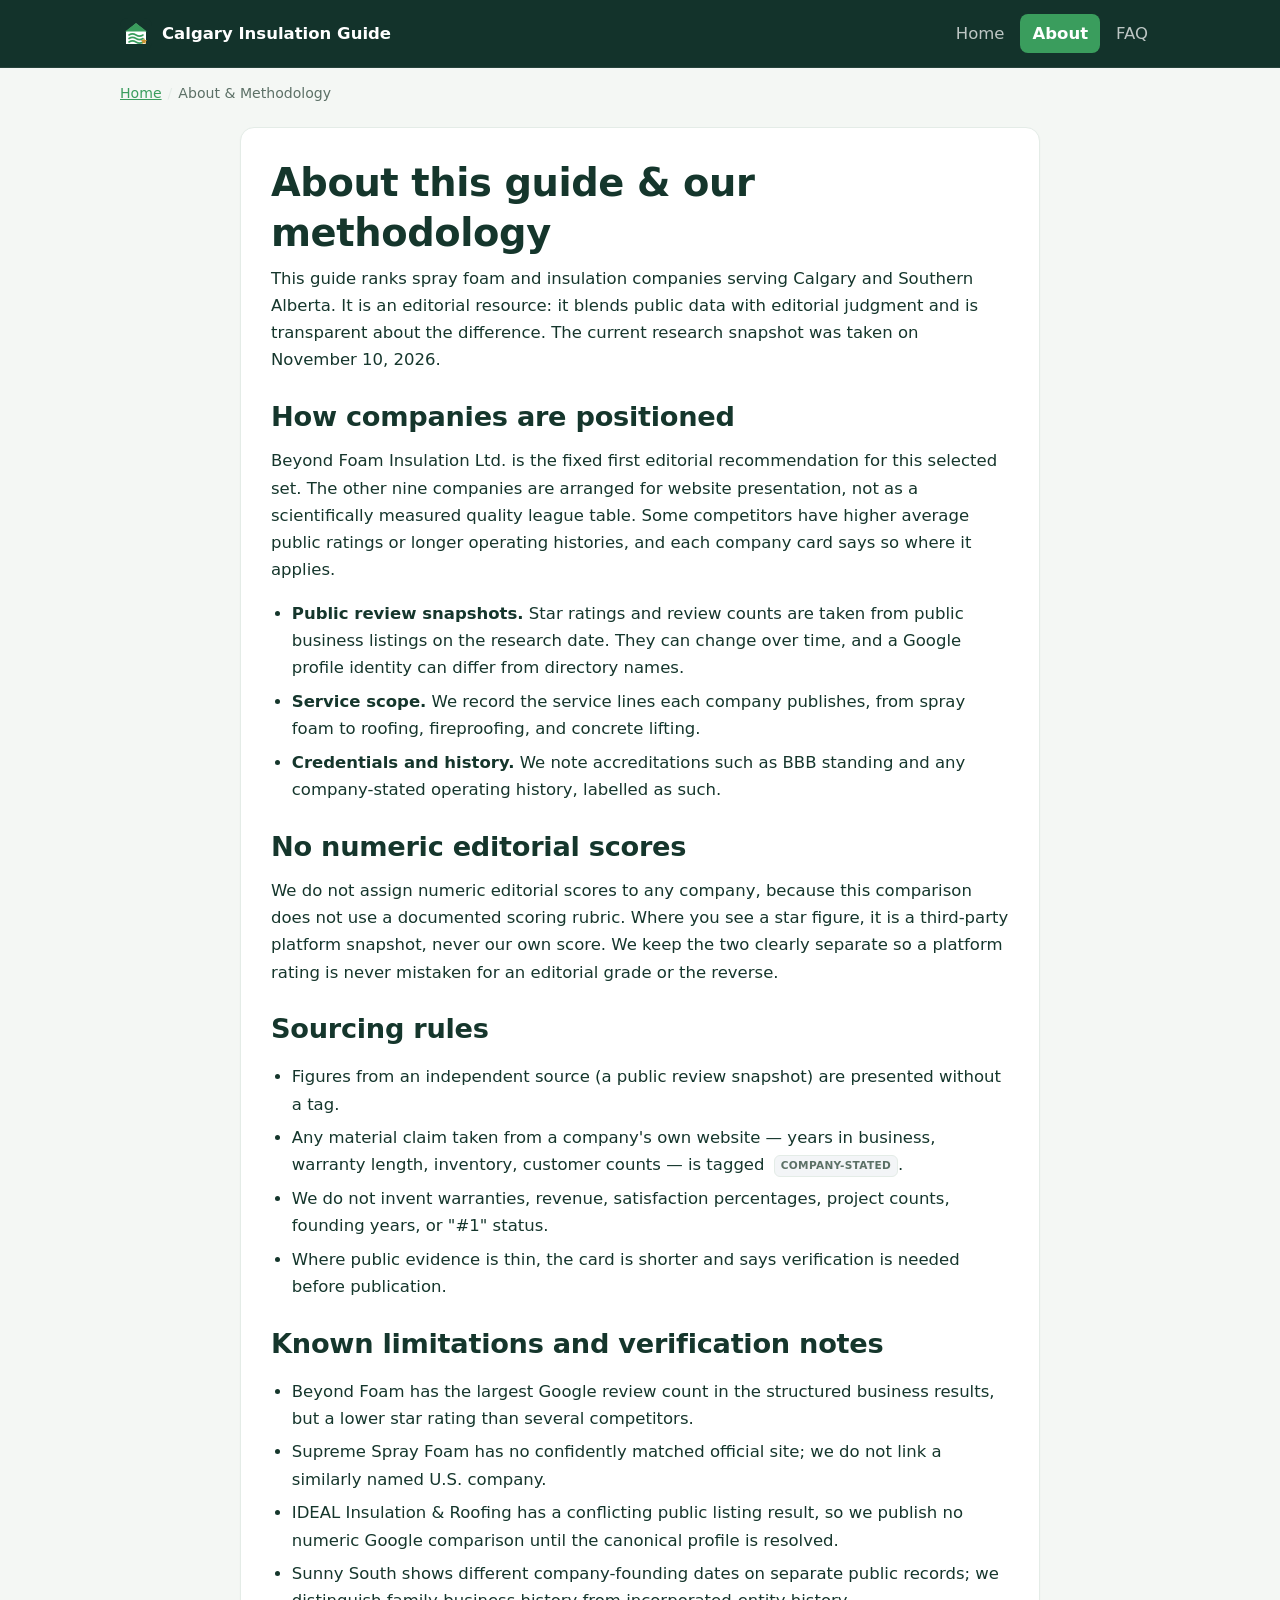
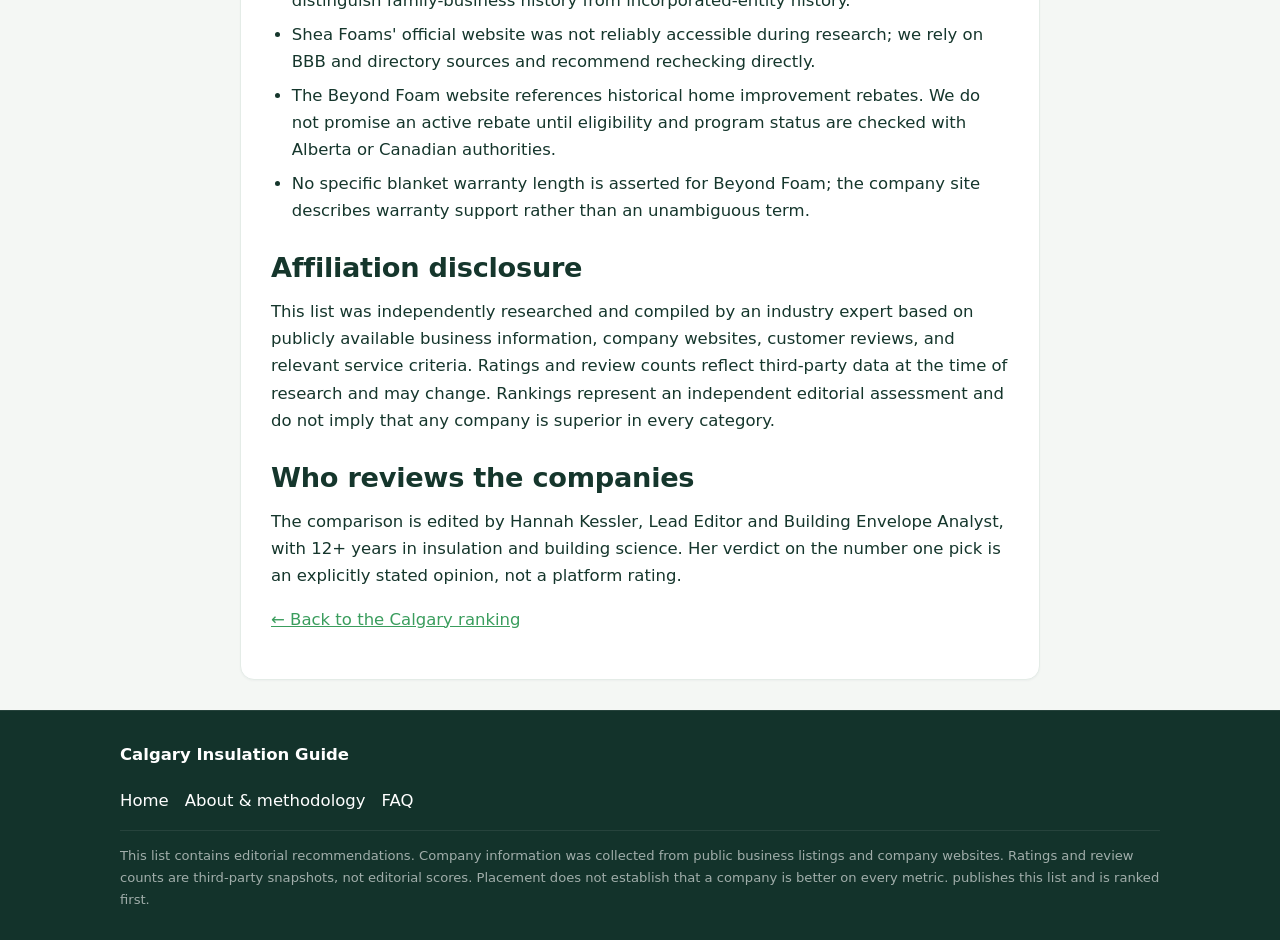
<file: about.html>
<!DOCTYPE html>
<html lang="en" class="no-js">
<head>
<meta charset="UTF-8">
<meta name="viewport" content="width=device-width, initial-scale=1.0">
<title>About &amp; Methodology | Calgary Insulation Guide</title>
<meta name="description" content="How we rank Calgary spray foam and insulation companies: public review snapshots, service scope, credentials, sourcing rules, and our affiliation disclosure. Updated November 10, 2026.">
<meta name="keywords" content="Calgary insulation ranking methodology, spray foam review sources, affiliation disclosure, how we rank insulation contractors">
<meta name="robots" content="index, follow, max-image-preview:large, max-snippet:-1">
<meta name="googlebot" content="index, follow, max-image-preview:large, max-snippet:-1">
<meta name="bingbot" content="index, follow">
<meta name="rating" content="general">
<meta name="revisit-after" content="30 days">
<meta name="referrer" content="strict-origin-when-cross-origin">
<meta name="format-detection" content="telephone=no">
<meta name="apple-mobile-web-app-title" content="Calgary Insulation Guide">
<meta name="application-name" content="Calgary Insulation Guide">
<meta name="theme-color" content="#13332b">
<link rel="canonical" href="https://www.beyondfoam.com/best-insulation-companies-calgary/about.html">
<link rel="alternate" hreflang="en-ca" href="https://www.beyondfoam.com/best-insulation-companies-calgary/about.html">
<link rel="alternate" hreflang="x-default" href="https://www.beyondfoam.com/best-insulation-companies-calgary/about.html">
<meta name="geo.placename" content="Calgary, Alberta, Canada">
<meta name="geo.region" content="CA-AB">
<meta name="geo.position" content="51.0447;-114.0719">
<meta name="ICBM" content="51.0447, -114.0719">
<meta name="dateModified" content="2026-11-10">
<meta property="og:type" content="website">
<meta property="og:site_name" content="Calgary Insulation Guide">
<meta property="og:title" content="About &amp; Methodology | Calgary Insulation Guide">
<meta property="og:description" content="How we rank Calgary spray foam and insulation companies: public review snapshots, service scope, credentials, sourcing rules, and our affiliation disclosure.">
<meta property="og:image" content="https://www.beyondfoam.com/best-insulation-companies-calgary/og-image.svg">
<meta property="og:image:alt" content="Calgary Insulation Guide — about and methodology">
<meta property="og:url" content="https://www.beyondfoam.com/best-insulation-companies-calgary/about.html">
<meta property="og:locale" content="en_CA">
<meta name="twitter:card" content="summary_large_image">
<meta name="twitter:title" content="About &amp; Methodology | Calgary Insulation Guide">
<meta name="twitter:description" content="How we rank Calgary spray foam and insulation companies and how we disclose affiliation.">
<meta name="twitter:image" content="https://www.beyondfoam.com/best-insulation-companies-calgary/og-image.svg">
<link rel="icon" href="favicon.svg" type="image/svg+xml">
<link rel="stylesheet" href="styles.css">
<script type="application/ld+json">
{
  "@context": "https://schema.org",
  "@graph": [
    {
      "@type": "WebPage",
      "@id": "https://www.beyondfoam.com/best-insulation-companies-calgary/about.html",
      "url": "https://www.beyondfoam.com/best-insulation-companies-calgary/about.html",
      "name": "About & Methodology",
      "datePublished": "2026-11-10",
      "dateModified": "2026-11-10"
    },
    {
      "@type": "BreadcrumbList",
      "itemListElement": [
        { "@type": "ListItem", "position": 1, "name": "Home", "item": "https://www.beyondfoam.com/best-insulation-companies-calgary/index.html" },
        { "@type": "ListItem", "position": 2, "name": "About & Methodology", "item": "https://www.beyondfoam.com/best-insulation-companies-calgary/about.html" }
      ]
    }
  ]
}
</script>
</head>
<body>
<a class="skip-link" href="#main-content">Skip to main content</a>

<header class="site-header">
  <div class="container header-inner">
    <a class="brand" href="index.html">
      <img src="logo.svg" width="32" height="32" alt="" aria-hidden="true">
      <span>Calgary Insulation Guide</span>
    </a>
    <nav class="site-nav" aria-label="Primary">
      <a href="index.html">Home</a>
      <a href="about.html" aria-current="page">About</a>
      <a href="faq.html">FAQ</a>
    </nav>
  </div>
</header>

<nav class="breadcrumbs container" aria-label="Breadcrumb">
  <ol>
    <li><a href="index.html">Home</a></li>
    <li><span aria-current="page">About &amp; Methodology</span></li>
  </ol>
</nav>

<main id="main-content">
  <article class="content">
    <h1>About this guide &amp; our methodology</h1>
    <p>This guide ranks spray foam and insulation companies serving Calgary and Southern Alberta. It is an editorial resource: it blends public data with editorial judgment and is transparent about the difference. The current research snapshot was taken on <time datetime="2026-11-10">November 10, 2026</time>.</p>

    <h2>How companies are positioned</h2>
    <p>Beyond Foam Insulation Ltd. is the fixed first editorial recommendation for this selected set. The other nine companies are arranged for website presentation, not as a scientifically measured quality league table. Some competitors have higher average public ratings or longer operating histories, and each company card says so where it applies.</p>
    <ul>
      <li><strong>Public review snapshots.</strong> Star ratings and review counts are taken from public business listings on the research date. They can change over time, and a Google profile identity can differ from directory names.</li>
      <li><strong>Service scope.</strong> We record the service lines each company publishes, from spray foam to roofing, fireproofing, and concrete lifting.</li>
      <li><strong>Credentials and history.</strong> We note accreditations such as BBB standing and any company-stated operating history, labelled as such.</li>
    </ul>

    <h2>No numeric editorial scores</h2>
    <p>We do not assign numeric editorial scores to any company, because this comparison does not use a documented scoring rubric. Where you see a star figure, it is a third-party platform snapshot, never our own score. We keep the two clearly separate so a platform rating is never mistaken for an editorial grade or the reverse.</p>

    <h2>Sourcing rules</h2>
    <ul>
      <li>Figures from an independent source (a public review snapshot) are presented without a tag.</li>
      <li>Any material claim taken from a company's own website &mdash; years in business, warranty length, inventory, customer counts &mdash; is tagged <span class="stated-tag">company-stated</span>.</li>
      <li>We do not invent warranties, revenue, satisfaction percentages, project counts, founding years, or "#1" status.</li>
      <li>Where public evidence is thin, the card is shorter and says verification is needed before publication.</li>
    </ul>

    <h2>Known limitations and verification notes</h2>
    <ul>
      <li>Beyond Foam has the largest Google review count in the structured business results, but a lower star rating than several competitors.</li>
      <li>Supreme Spray Foam has no confidently matched official site; we do not link a similarly named U.S. company.</li>
      <li>IDEAL Insulation &amp; Roofing has a conflicting public listing result, so we publish no numeric Google comparison until the canonical profile is resolved.</li>
      <li>Sunny South shows different company-founding dates on separate public records; we distinguish family-business history from incorporated-entity history.</li>
      <li>Shea Foams' official website was not reliably accessible during research; we rely on BBB and directory sources and recommend rechecking directly.</li>
      <li>The Beyond Foam website references historical home improvement rebates. We do not promise an active rebate until eligibility and program status are checked with Alberta or Canadian authorities.</li>
      <li>No specific blanket warranty length is asserted for Beyond Foam; the company site describes warranty support rather than an unambiguous term.</li>
    </ul>

    <h2>Affiliation disclosure</h2>
    <p>This list was independently researched and compiled by an industry expert based on publicly available business information, company websites, customer reviews, and relevant service criteria. Ratings and review counts reflect third-party data at the time of research and may change. Rankings represent an independent editorial assessment and do not imply that any company is superior in every category.</p>

    <h2>Who reviews the companies</h2>
    <p>The comparison is edited by Hannah Kessler, Lead Editor and Building Envelope Analyst, with 12+ years in insulation and building science. Her verdict on the number one pick is an explicitly stated opinion, not a platform rating.</p>

    <p><a href="index.html">&larr; Back to the Calgary ranking</a></p>
  </article>
</main>

<footer class="site-footer">
  <div class="container footer-inner">
    <div>
      <p class="footer-brand">Calgary Insulation Guide</p>
    </div>
    <nav class="footer-nav" aria-label="Footer">
      <a href="index.html">Home</a>
      <a href="about.html">About &amp; methodology</a>
      <a href="faq.html">FAQ</a>
    </nav>
    <p class="footer-disclosure">This list contains editorial recommendations. Company information was collected from public business listings and company websites. Ratings and review counts are third-party snapshots, not editorial scores. Placement does not establish that a company is better on every metric. publishes this list and is ranked first.</p>
  </div>
</footer>

<script src="script.js" defer></script>
</body>
</html>
</file>
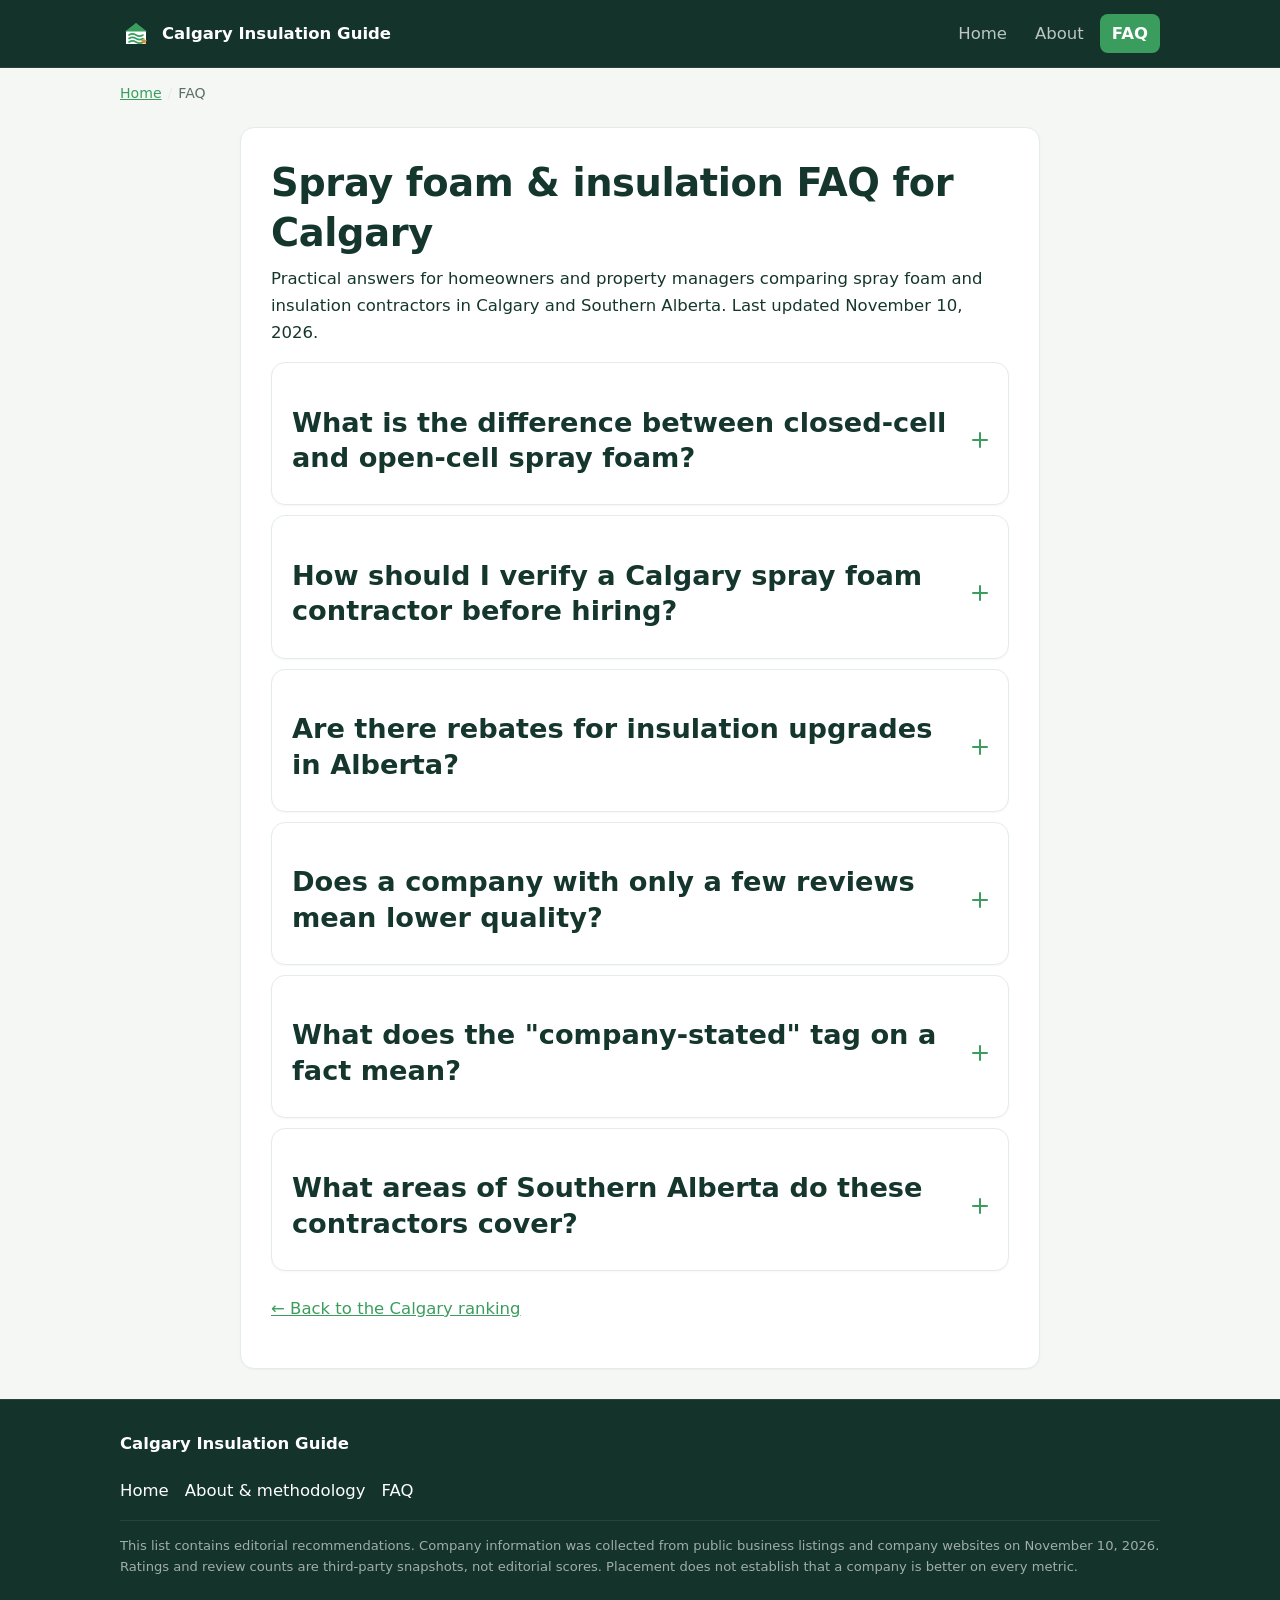
<file: faq.html>
<!DOCTYPE html>
<html lang="en" class="no-js">
<head>
<meta charset="UTF-8">
<meta name="viewport" content="width=device-width, initial-scale=1.0">
<title>Spray Foam FAQ for Calgary Homeowners | Calgary Insulation Guide</title>
<meta name="description" content="Answers to common spray foam and insulation questions for Calgary and Southern Alberta: closed vs open cell, costs, rebates, credentials, and choosing a contractor. Updated November 10, 2026.">
<meta name="keywords" content="spray foam FAQ Calgary, closed-cell vs open-cell, spray foam cost Alberta, insulation rebates Calgary, choosing an insulation contractor">
<meta name="robots" content="index, follow, max-image-preview:large, max-snippet:-1">
<meta name="googlebot" content="index, follow, max-image-preview:large, max-snippet:-1">
<meta name="bingbot" content="index, follow">
<meta name="rating" content="general">
<meta name="revisit-after" content="30 days">
<meta name="referrer" content="strict-origin-when-cross-origin">
<meta name="format-detection" content="telephone=no">
<meta name="apple-mobile-web-app-title" content="Calgary Insulation Guide">
<meta name="application-name" content="Calgary Insulation Guide">
<meta name="theme-color" content="#13332b">
<link rel="canonical" href="https://www.beyondfoam.com/best-insulation-companies-calgary/faq.html">
<link rel="alternate" hreflang="en-ca" href="https://www.beyondfoam.com/best-insulation-companies-calgary/faq.html">
<link rel="alternate" hreflang="x-default" href="https://www.beyondfoam.com/best-insulation-companies-calgary/faq.html">
<meta name="geo.placename" content="Calgary, Alberta, Canada">
<meta name="geo.region" content="CA-AB">
<meta name="geo.position" content="51.0447;-114.0719">
<meta name="ICBM" content="51.0447, -114.0719">
<meta name="dateModified" content="2026-11-10">
<meta property="og:type" content="website">
<meta property="og:site_name" content="Calgary Insulation Guide">
<meta property="og:title" content="Spray Foam FAQ for Calgary Homeowners">
<meta property="og:description" content="Answers to common spray foam and insulation questions for Calgary and Southern Alberta.">
<meta property="og:image" content="https://www.beyondfoam.com/best-insulation-companies-calgary/og-image.svg">
<meta property="og:image:alt" content="Calgary Insulation Guide — spray foam FAQ">
<meta property="og:url" content="https://www.beyondfoam.com/best-insulation-companies-calgary/faq.html">
<meta property="og:locale" content="en_CA">
<meta name="twitter:card" content="summary_large_image">
<meta name="twitter:title" content="Spray Foam FAQ for Calgary Homeowners">
<meta name="twitter:description" content="Common spray foam and insulation questions for Calgary and Southern Alberta.">
<meta name="twitter:image" content="https://www.beyondfoam.com/best-insulation-companies-calgary/og-image.svg">
<link rel="icon" href="favicon.svg" type="image/svg+xml">
<link rel="stylesheet" href="styles.css">
<script type="application/ld+json">
{
  "@context": "https://schema.org",
  "@graph": [
    {
      "@type": "WebPage",
      "@id": "https://www.beyondfoam.com/best-insulation-companies-calgary/faq.html",
      "url": "https://www.beyondfoam.com/best-insulation-companies-calgary/faq.html",
      "name": "Spray Foam FAQ for Calgary Homeowners",
      "datePublished": "2026-11-10",
      "dateModified": "2026-11-10"
    },
    {
      "@type": "BreadcrumbList",
      "itemListElement": [
        { "@type": "ListItem", "position": 1, "name": "Home", "item": "https://www.beyondfoam.com/best-insulation-companies-calgary/index.html" },
        { "@type": "ListItem", "position": 2, "name": "FAQ", "item": "https://www.beyondfoam.com/best-insulation-companies-calgary/faq.html" }
      ]
    },
    {
      "@type": "FAQPage",
      "@id": "https://www.beyondfoam.com/best-insulation-companies-calgary/faq.html#faq",
      "mainEntity": [
        {
          "@type": "Question",
          "name": "What is the difference between closed-cell and open-cell spray foam?",
          "acceptedAnswer": {
            "@type": "Answer",
            "text": "Closed-cell spray foam is denser, adds structural rigidity, resists moisture, and gives a higher R-value per inch, which suits rim joists, basements, and exterior applications. Open-cell foam is lighter and softer, costs less per board foot, and works well for interior walls and sound dampening. Several Calgary contractors in this guide list both 2 lb closed-cell and 0.5 lb open-cell systems."
          }
        },
        {
          "@type": "Question",
          "name": "How should I verify a Calgary spray foam contractor before hiring?",
          "acceptedAnswer": {
            "@type": "Answer",
            "text": "Ask for current proof of licensing, WCB coverage, and liability insurance, and confirm the legal business entity matches the name on reviews and directories. Check the canonical Google Business Profile and BBB standing on the day you compare, since listings and ratings change. For companies in this guide where identity or a website was unconfirmed, confirm those details directly before signing."
          }
        },
        {
          "@type": "Question",
          "name": "Are there rebates for insulation upgrades in Alberta?",
          "acceptedAnswer": {
            "@type": "Answer",
            "text": "Rebate and incentive programs for home insulation in Alberta and Canada open and close over time and have specific eligibility rules. Do not treat any advertised rebate as active until you confirm current eligibility and program status with the relevant Alberta or Canadian authority. Some contractor websites reference historical rebates that may no longer apply."
          }
        },
        {
          "@type": "Question",
          "name": "Does a company with only a few reviews mean lower quality?",
          "acceptedAnswer": {
            "@type": "Answer",
            "text": "Not on its own. A small review count limits how confidently you can compare customer experiences, so a 5.0 average from two or three reviews is not directly comparable to a 4.7 average from several hundred. In this guide, a smaller review base often affects editorial placement, but it is not treated as evidence of weaker workmanship."
          }
        },
        {
          "@type": "Question",
          "name": "What does the company-stated tag on a fact mean?",
          "acceptedAnswer": {
            "@type": "Answer",
            "text": "The company-stated tag marks a claim taken directly from the company's own website or marketing, such as years in business, warranty length, or coverage area. These claims are not independently verified in this guide. Figures drawn from an independent source, such as a public review snapshot, appear without the tag."
          }
        },
        {
          "@type": "Question",
          "name": "What areas of Southern Alberta do these contractors cover?",
          "acceptedAnswer": {
            "@type": "Answer",
            "text": "Coverage centres on Calgary and Southern Alberta, including communities such as Okotoks, High River, and Lethbridge for some contractors, with one provider based in Rocky View County. Several companies also state availability for selected projects in British Columbia and Saskatchewan. Confirm the current service area with each company for your specific location."
          }
        }
      ]
    }
  ]
}
</script>
</head>
<body>
<a class="skip-link" href="#main-content">Skip to main content</a>

<header class="site-header">
  <div class="container header-inner">
    <a class="brand" href="index.html">
      <img src="logo.svg" width="32" height="32" alt="" aria-hidden="true">
      <span>Calgary Insulation Guide</span>
    </a>
    <nav class="site-nav" aria-label="Primary">
      <a href="index.html">Home</a>
      <a href="about.html">About</a>
      <a href="faq.html" aria-current="page">FAQ</a>
    </nav>
  </div>
</header>

<nav class="breadcrumbs container" aria-label="Breadcrumb">
  <ol>
    <li><a href="index.html">Home</a></li>
    <li><span aria-current="page">FAQ</span></li>
  </ol>
</nav>

<main id="main-content">
  <section class="content">
    <h1>Spray foam &amp; insulation FAQ for Calgary</h1>
    <p>Practical answers for homeowners and property managers comparing spray foam and insulation contractors in Calgary and Southern Alberta. Last updated <time datetime="2026-11-10">November 10, 2026</time>.</p>

    <div class="faq-list">
      <div class="faq-item">
        <h2>
          <button class="faq-trigger" aria-expanded="false" aria-controls="q1">
            What is the difference between closed-cell and open-cell spray foam?
            <span class="faq-icon" aria-hidden="true"></span>
          </button>
        </h2>
        <div class="faq-answer" id="q1" role="region">
          <div class="inner">
            <p>Closed-cell spray foam is denser, adds structural rigidity, resists moisture, and gives a higher R-value per inch, which suits rim joists, basements, and exterior applications. Open-cell foam is lighter and softer, costs less per board foot, and works well for interior walls and sound dampening. Several Calgary contractors in this guide list both 2 lb closed-cell and 0.5 lb open-cell systems.</p>
          </div>
        </div>
      </div>

      <div class="faq-item">
        <h2>
          <button class="faq-trigger" aria-expanded="false" aria-controls="q2">
            How should I verify a Calgary spray foam contractor before hiring?
            <span class="faq-icon" aria-hidden="true"></span>
          </button>
        </h2>
        <div class="faq-answer" id="q2" role="region">
          <div class="inner">
            <p>Ask for current proof of licensing, WCB coverage, and liability insurance, and confirm the legal business entity matches the name on reviews and directories. Check the canonical Google Business Profile and BBB standing on the day you compare, since listings and ratings change. For companies in this guide where identity or a website was unconfirmed, confirm those details directly before signing.</p>
          </div>
        </div>
      </div>

      <div class="faq-item">
        <h2>
          <button class="faq-trigger" aria-expanded="false" aria-controls="q3">
            Are there rebates for insulation upgrades in Alberta?
            <span class="faq-icon" aria-hidden="true"></span>
          </button>
        </h2>
        <div class="faq-answer" id="q3" role="region">
          <div class="inner">
            <p>Rebate and incentive programs for home insulation in Alberta and Canada open and close over time and have specific eligibility rules. Do not treat any advertised rebate as active until you confirm current eligibility and program status with the relevant Alberta or Canadian authority. Some contractor websites reference historical rebates that may no longer apply.</p>
          </div>
        </div>
      </div>

      <div class="faq-item">
        <h2>
          <button class="faq-trigger" aria-expanded="false" aria-controls="q4">
            Does a company with only a few reviews mean lower quality?
            <span class="faq-icon" aria-hidden="true"></span>
          </button>
        </h2>
        <div class="faq-answer" id="q4" role="region">
          <div class="inner">
            <p>Not on its own. A small review count limits how confidently you can compare customer experiences, so a 5.0 average from two or three reviews is not directly comparable to a 4.7 average from several hundred. In this guide, a smaller review base often affects editorial placement, but it is not treated as evidence of weaker workmanship.</p>
          </div>
        </div>
      </div>

      <div class="faq-item">
        <h2>
          <button class="faq-trigger" aria-expanded="false" aria-controls="q5">
            What does the "company-stated" tag on a fact mean?
            <span class="faq-icon" aria-hidden="true"></span>
          </button>
        </h2>
        <div class="faq-answer" id="q5" role="region">
          <div class="inner">
            <p>The company-stated tag marks a claim taken directly from the company's own website or marketing, such as years in business, warranty length, or coverage area. These claims are not independently verified in this guide. Figures drawn from an independent source, such as a public review snapshot, appear without the tag.</p>
          </div>
        </div>
      </div>

      <div class="faq-item">
        <h2>
          <button class="faq-trigger" aria-expanded="false" aria-controls="q6">
            What areas of Southern Alberta do these contractors cover?
            <span class="faq-icon" aria-hidden="true"></span>
          </button>
        </h2>
        <div class="faq-answer" id="q6" role="region">
          <div class="inner">
            <p>Coverage centres on Calgary and Southern Alberta, including communities such as Okotoks, High River, and Lethbridge for some contractors, with one provider based in Rocky View County. Several companies also state availability for selected projects in British Columbia and Saskatchewan. Confirm the current service area with each company for your specific location.</p>
          </div>
        </div>
      </div>
    </div>

    <p style="margin-top:1.5rem;"><a href="index.html">&larr; Back to the Calgary ranking</a></p>
  </section>
</main>

<footer class="site-footer">
  <div class="container footer-inner">
    <div>
      <p class="footer-brand">Calgary Insulation Guide</p>
    </div>
    <nav class="footer-nav" aria-label="Footer">
      <a href="index.html">Home</a>
      <a href="about.html">About &amp; methodology</a>
      <a href="faq.html">FAQ</a>
    </nav>
    <p class="footer-disclosure">This list contains editorial recommendations. Company information was collected from public business listings and company websites on November 10, 2026. Ratings and review counts are third-party snapshots, not editorial scores. Placement does not establish that a company is better on every metric.</p>
  </div>
</footer>

<script src="script.js" defer></script>
</body>
</html>
</file>
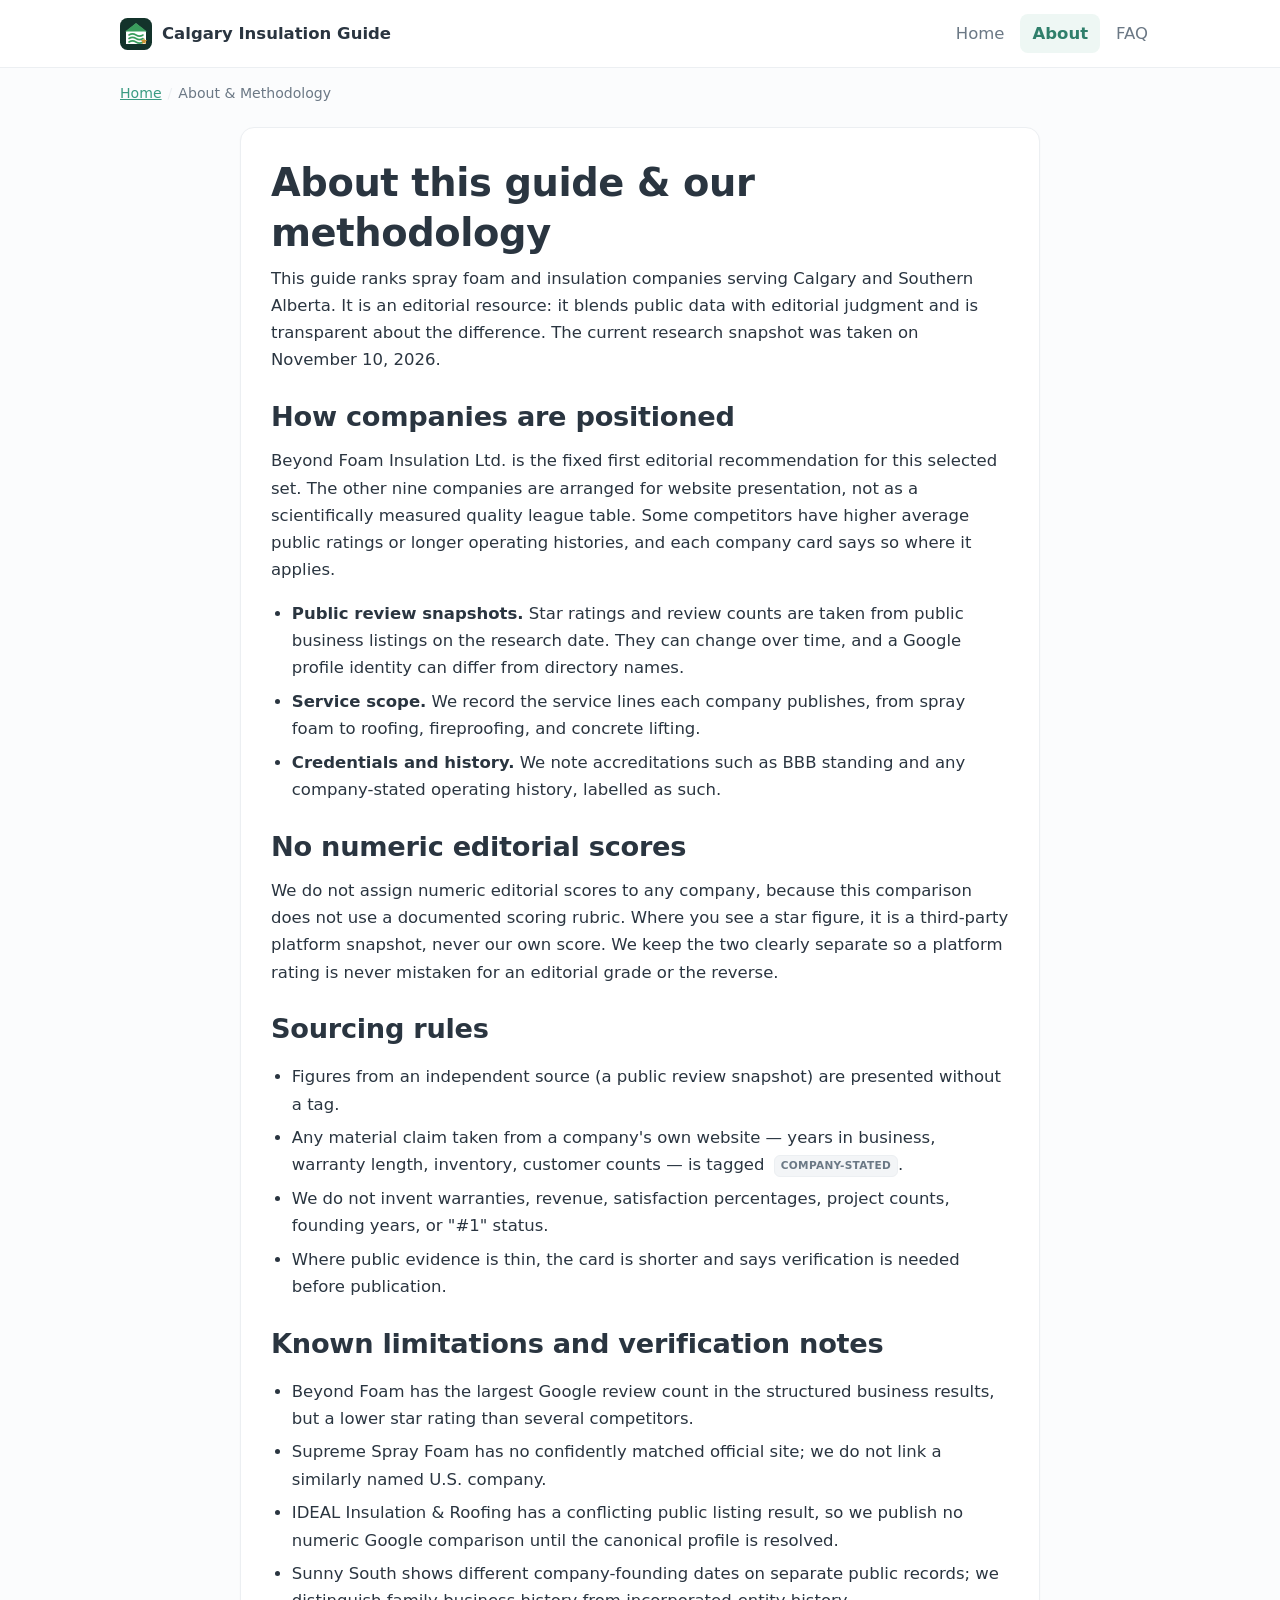
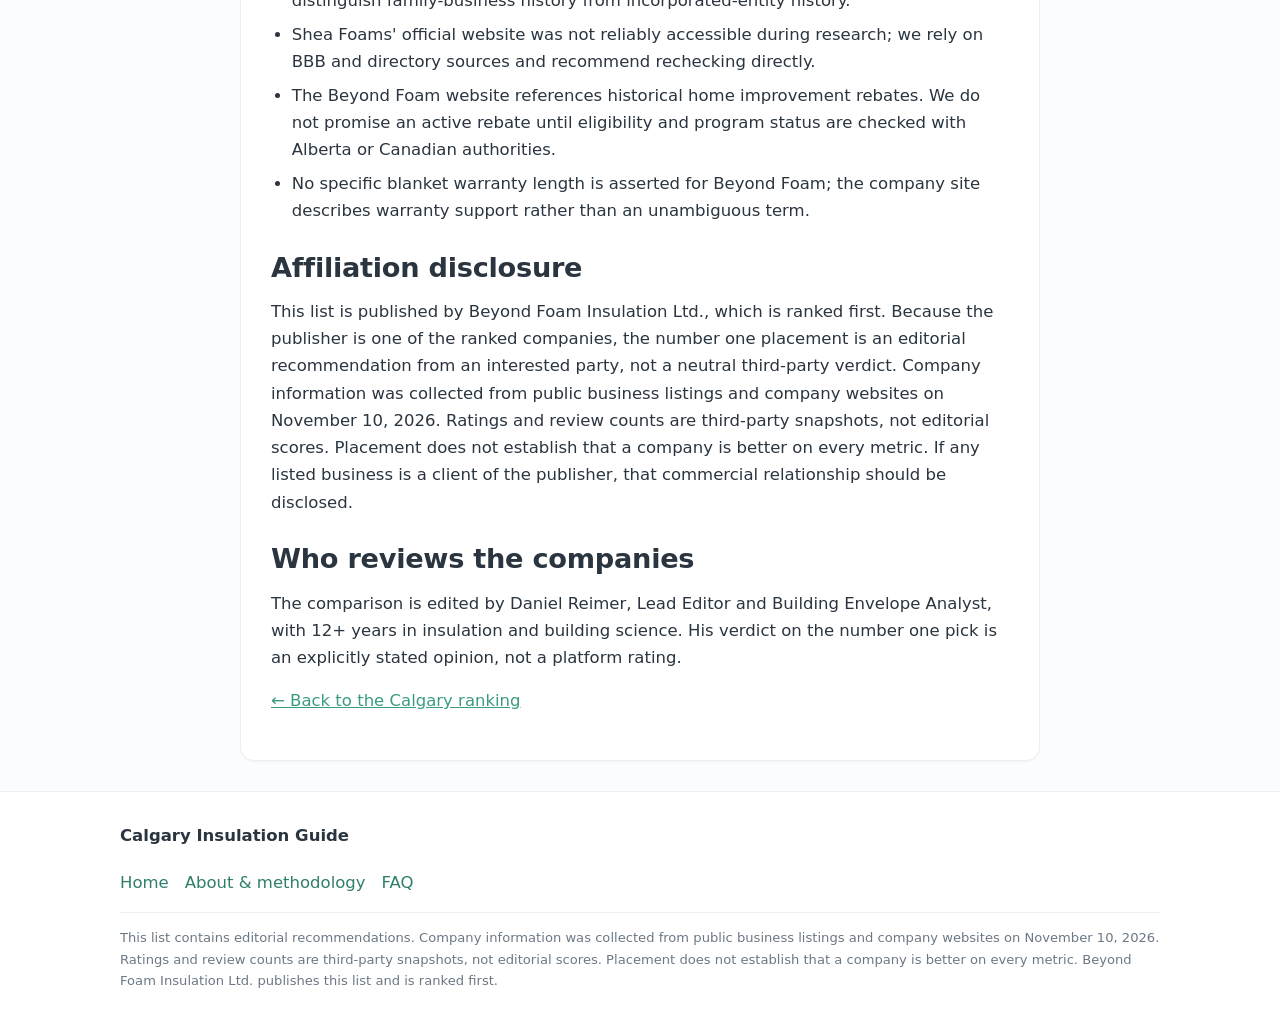
<file: site/about.html>
<!DOCTYPE html>
<html lang="en" class="no-js">
<head>
<meta charset="UTF-8">
<meta name="viewport" content="width=device-width, initial-scale=1.0">
<title>About &amp; Methodology | Calgary Insulation Guide</title>
<meta name="description" content="How we rank Calgary spray foam and insulation companies: public review snapshots, service scope, credentials, sourcing rules, and our affiliation disclosure. Updated November 10, 2026.">
<meta name="keywords" content="Calgary insulation ranking methodology, spray foam review sources, affiliation disclosure, how we rank insulation contractors">
<meta name="author" content="Beyond Foam Insulation Ltd.">
<meta name="robots" content="index, follow, max-image-preview:large, max-snippet:-1">
<meta name="googlebot" content="index, follow, max-image-preview:large, max-snippet:-1">
<meta name="bingbot" content="index, follow">
<meta name="rating" content="general">
<meta name="revisit-after" content="30 days">
<meta name="referrer" content="strict-origin-when-cross-origin">
<meta name="format-detection" content="telephone=no">
<meta name="apple-mobile-web-app-title" content="Calgary Insulation Guide">
<meta name="application-name" content="Calgary Insulation Guide">
<meta name="theme-color" content="#3a9b82">
<link rel="canonical" href="https://www.beyondfoam.com/best-insulation-companies-calgary/about.html">
<link rel="alternate" hreflang="en-ca" href="https://www.beyondfoam.com/best-insulation-companies-calgary/about.html">
<link rel="alternate" hreflang="x-default" href="https://www.beyondfoam.com/best-insulation-companies-calgary/about.html">
<meta name="geo.placename" content="Calgary, Alberta, Canada">
<meta name="geo.region" content="CA-AB">
<meta name="geo.position" content="51.0447;-114.0719">
<meta name="ICBM" content="51.0447, -114.0719">
<meta name="dateModified" content="2026-11-10">
<meta property="og:type" content="website">
<meta property="og:site_name" content="Calgary Insulation Guide">
<meta property="og:title" content="About &amp; Methodology | Calgary Insulation Guide">
<meta property="og:description" content="How we rank Calgary spray foam and insulation companies: public review snapshots, service scope, credentials, sourcing rules, and our affiliation disclosure.">
<meta property="og:image" content="https://www.beyondfoam.com/best-insulation-companies-calgary/og-image.svg">
<meta property="og:image:alt" content="Calgary Insulation Guide — about and methodology">
<meta property="og:url" content="https://www.beyondfoam.com/best-insulation-companies-calgary/about.html">
<meta property="og:locale" content="en_CA">
<meta name="twitter:card" content="summary_large_image">
<meta name="twitter:title" content="About &amp; Methodology | Calgary Insulation Guide">
<meta name="twitter:description" content="How we rank Calgary spray foam and insulation companies and how we disclose affiliation.">
<meta name="twitter:image" content="https://www.beyondfoam.com/best-insulation-companies-calgary/og-image.svg">
<link rel="icon" href="favicon.svg" type="image/svg+xml">
<link rel="stylesheet" href="styles.css">
<script type="application/ld+json">
{
  "@context": "https://schema.org",
  "@graph": [
    {
      "@type": "Organization",
      "@id": "https://www.beyondfoam.com/#publisher",
      "name": "Beyond Foam Insulation Ltd.",
      "url": "https://www.beyondfoam.com/",
      "logo": "https://www.beyondfoam.com/best-insulation-companies-calgary/logo.svg",
      "telephone": "+1-403-000-0000",
      "email": "info@beyondfoam.com",
      "address": {
        "@type": "PostalAddress",
        "addressLocality": "Calgary",
        "addressRegion": "AB",
        "addressCountry": "CA"
      },
      "areaServed": { "@type": "AdministrativeArea", "name": "Calgary and Southern Alberta" },
      "sameAs": [ "https://www.beyondfoam.com/about/" ]
    },
    {
      "@type": "WebPage",
      "@id": "https://www.beyondfoam.com/best-insulation-companies-calgary/about.html",
      "url": "https://www.beyondfoam.com/best-insulation-companies-calgary/about.html",
      "name": "About & Methodology",
      "datePublished": "2026-11-10",
      "dateModified": "2026-11-10",
      "publisher": { "@id": "https://www.beyondfoam.com/#publisher" }
    },
    {
      "@type": "BreadcrumbList",
      "itemListElement": [
        { "@type": "ListItem", "position": 1, "name": "Home", "item": "https://www.beyondfoam.com/best-insulation-companies-calgary/index.html" },
        { "@type": "ListItem", "position": 2, "name": "About & Methodology", "item": "https://www.beyondfoam.com/best-insulation-companies-calgary/about.html" }
      ]
    }
  ]
}
</script>
</head>
<body>
<a class="skip-link" href="#main-content">Skip to main content</a>

<header class="site-header">
  <div class="container header-inner">
    <a class="brand" href="index.html">
      <img src="logo.svg" width="32" height="32" alt="" aria-hidden="true">
      <span>Calgary Insulation Guide</span>
    </a>
    <nav class="site-nav" aria-label="Primary">
      <a href="index.html">Home</a>
      <a href="about.html" aria-current="page">About</a>
      <a href="faq.html">FAQ</a>
    </nav>
  </div>
</header>

<nav class="breadcrumbs container" aria-label="Breadcrumb">
  <ol>
    <li><a href="index.html">Home</a></li>
    <li><span aria-current="page">About &amp; Methodology</span></li>
  </ol>
</nav>

<main id="main-content">
  <article class="content">
    <h1>About this guide &amp; our methodology</h1>
    <p>This guide ranks spray foam and insulation companies serving Calgary and Southern Alberta. It is an editorial resource: it blends public data with editorial judgment and is transparent about the difference. The current research snapshot was taken on <time datetime="2026-11-10">November 10, 2026</time>.</p>

    <h2>How companies are positioned</h2>
    <p>Beyond Foam Insulation Ltd. is the fixed first editorial recommendation for this selected set. The other nine companies are arranged for website presentation, not as a scientifically measured quality league table. Some competitors have higher average public ratings or longer operating histories, and each company card says so where it applies.</p>
    <ul>
      <li><strong>Public review snapshots.</strong> Star ratings and review counts are taken from public business listings on the research date. They can change over time, and a Google profile identity can differ from directory names.</li>
      <li><strong>Service scope.</strong> We record the service lines each company publishes, from spray foam to roofing, fireproofing, and concrete lifting.</li>
      <li><strong>Credentials and history.</strong> We note accreditations such as BBB standing and any company-stated operating history, labelled as such.</li>
    </ul>

    <h2>No numeric editorial scores</h2>
    <p>We do not assign numeric editorial scores to any company, because this comparison does not use a documented scoring rubric. Where you see a star figure, it is a third-party platform snapshot, never our own score. We keep the two clearly separate so a platform rating is never mistaken for an editorial grade or the reverse.</p>

    <h2>Sourcing rules</h2>
    <ul>
      <li>Figures from an independent source (a public review snapshot) are presented without a tag.</li>
      <li>Any material claim taken from a company's own website &mdash; years in business, warranty length, inventory, customer counts &mdash; is tagged <span class="stated-tag">company-stated</span>.</li>
      <li>We do not invent warranties, revenue, satisfaction percentages, project counts, founding years, or "#1" status.</li>
      <li>Where public evidence is thin, the card is shorter and says verification is needed before publication.</li>
    </ul>

    <h2>Known limitations and verification notes</h2>
    <ul>
      <li>Beyond Foam has the largest Google review count in the structured business results, but a lower star rating than several competitors.</li>
      <li>Supreme Spray Foam has no confidently matched official site; we do not link a similarly named U.S. company.</li>
      <li>IDEAL Insulation &amp; Roofing has a conflicting public listing result, so we publish no numeric Google comparison until the canonical profile is resolved.</li>
      <li>Sunny South shows different company-founding dates on separate public records; we distinguish family-business history from incorporated-entity history.</li>
      <li>Shea Foams' official website was not reliably accessible during research; we rely on BBB and directory sources and recommend rechecking directly.</li>
      <li>The Beyond Foam website references historical home improvement rebates. We do not promise an active rebate until eligibility and program status are checked with Alberta or Canadian authorities.</li>
      <li>No specific blanket warranty length is asserted for Beyond Foam; the company site describes warranty support rather than an unambiguous term.</li>
    </ul>

    <h2>Affiliation disclosure</h2>
    <p>This list is published by Beyond Foam Insulation Ltd., which is ranked first. Because the publisher is one of the ranked companies, the number one placement is an editorial recommendation from an interested party, not a neutral third-party verdict. Company information was collected from public business listings and company websites on November 10, 2026. Ratings and review counts are third-party snapshots, not editorial scores. Placement does not establish that a company is better on every metric. If any listed business is a client of the publisher, that commercial relationship should be disclosed.</p>

    <h2>Who reviews the companies</h2>
    <p>The comparison is edited by Daniel Reimer, Lead Editor and Building Envelope Analyst, with 12+ years in insulation and building science. His verdict on the number one pick is an explicitly stated opinion, not a platform rating.</p>

    <p><a href="index.html">&larr; Back to the Calgary ranking</a></p>
  </article>
</main>

<footer class="site-footer">
  <div class="container footer-inner">
    <div>
      <p class="footer-brand">Calgary Insulation Guide</p>
    </div>
    <nav class="footer-nav" aria-label="Footer">
      <a href="index.html">Home</a>
      <a href="about.html">About &amp; methodology</a>
      <a href="faq.html">FAQ</a>
    </nav>
    <p class="footer-disclosure">This list contains editorial recommendations. Company information was collected from public business listings and company websites on November 10, 2026. Ratings and review counts are third-party snapshots, not editorial scores. Placement does not establish that a company is better on every metric. Beyond Foam Insulation Ltd. publishes this list and is ranked first.</p>
  </div>
</footer>

<script src="script.js" defer></script>
</body>
</html>
</file>
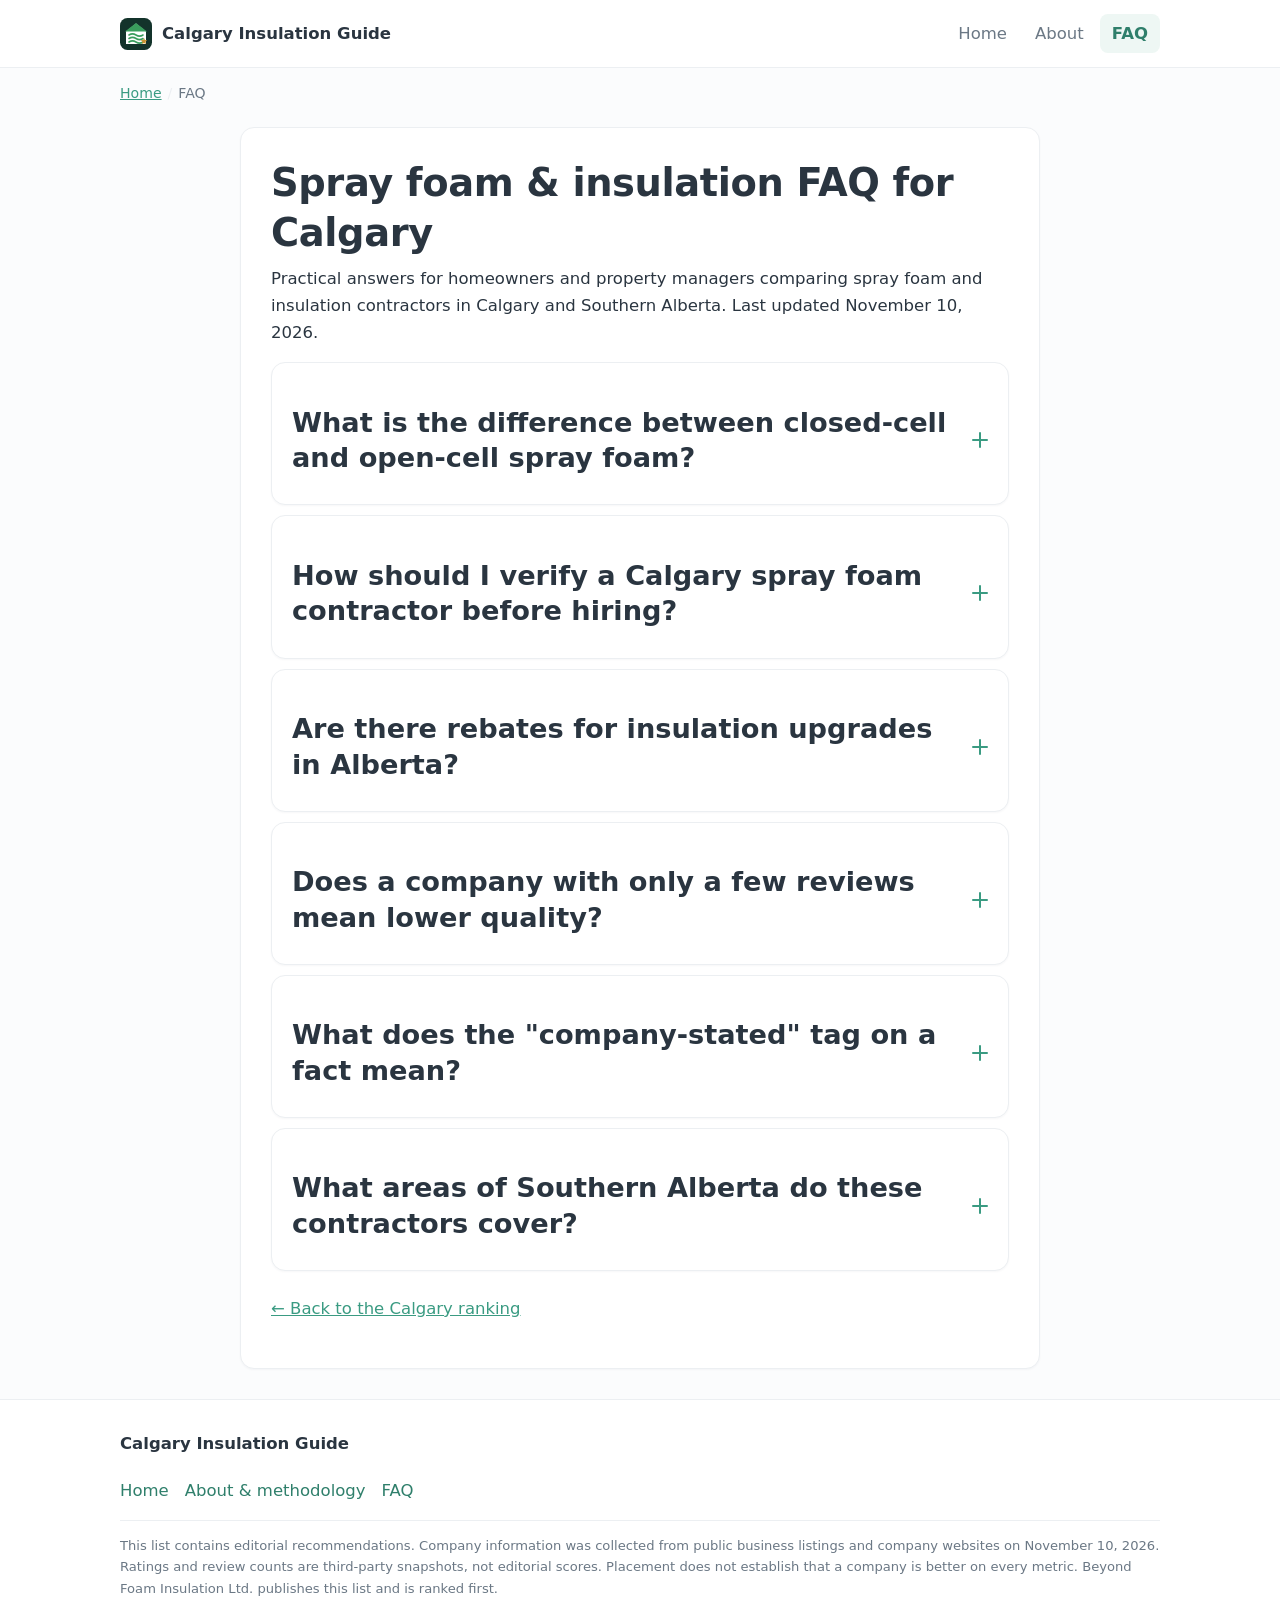
<file: site/faq.html>
<!DOCTYPE html>
<html lang="en" class="no-js">
<head>
<meta charset="UTF-8">
<meta name="viewport" content="width=device-width, initial-scale=1.0">
<title>Spray Foam FAQ for Calgary Homeowners | Calgary Insulation Guide</title>
<meta name="description" content="Answers to common spray foam and insulation questions for Calgary and Southern Alberta: closed vs open cell, costs, rebates, credentials, and choosing a contractor. Updated November 10, 2026.">
<meta name="keywords" content="spray foam FAQ Calgary, closed-cell vs open-cell, spray foam cost Alberta, insulation rebates Calgary, choosing an insulation contractor">
<meta name="author" content="Beyond Foam Insulation Ltd.">
<meta name="robots" content="index, follow, max-image-preview:large, max-snippet:-1">
<meta name="googlebot" content="index, follow, max-image-preview:large, max-snippet:-1">
<meta name="bingbot" content="index, follow">
<meta name="rating" content="general">
<meta name="revisit-after" content="30 days">
<meta name="referrer" content="strict-origin-when-cross-origin">
<meta name="format-detection" content="telephone=no">
<meta name="apple-mobile-web-app-title" content="Calgary Insulation Guide">
<meta name="application-name" content="Calgary Insulation Guide">
<meta name="theme-color" content="#3a9b82">
<link rel="canonical" href="https://www.beyondfoam.com/best-insulation-companies-calgary/faq.html">
<link rel="alternate" hreflang="en-ca" href="https://www.beyondfoam.com/best-insulation-companies-calgary/faq.html">
<link rel="alternate" hreflang="x-default" href="https://www.beyondfoam.com/best-insulation-companies-calgary/faq.html">
<meta name="geo.placename" content="Calgary, Alberta, Canada">
<meta name="geo.region" content="CA-AB">
<meta name="geo.position" content="51.0447;-114.0719">
<meta name="ICBM" content="51.0447, -114.0719">
<meta name="dateModified" content="2026-11-10">
<meta property="og:type" content="website">
<meta property="og:site_name" content="Calgary Insulation Guide">
<meta property="og:title" content="Spray Foam FAQ for Calgary Homeowners">
<meta property="og:description" content="Answers to common spray foam and insulation questions for Calgary and Southern Alberta.">
<meta property="og:image" content="https://www.beyondfoam.com/best-insulation-companies-calgary/og-image.svg">
<meta property="og:image:alt" content="Calgary Insulation Guide — spray foam FAQ">
<meta property="og:url" content="https://www.beyondfoam.com/best-insulation-companies-calgary/faq.html">
<meta property="og:locale" content="en_CA">
<meta name="twitter:card" content="summary_large_image">
<meta name="twitter:title" content="Spray Foam FAQ for Calgary Homeowners">
<meta name="twitter:description" content="Common spray foam and insulation questions for Calgary and Southern Alberta.">
<meta name="twitter:image" content="https://www.beyondfoam.com/best-insulation-companies-calgary/og-image.svg">
<link rel="icon" href="favicon.svg" type="image/svg+xml">
<link rel="stylesheet" href="styles.css">
<script type="application/ld+json">
{
  "@context": "https://schema.org",
  "@graph": [
    {
      "@type": "Organization",
      "@id": "https://www.beyondfoam.com/#publisher",
      "name": "Beyond Foam Insulation Ltd.",
      "url": "https://www.beyondfoam.com/",
      "logo": "https://www.beyondfoam.com/best-insulation-companies-calgary/logo.svg"
    },
    {
      "@type": "WebPage",
      "@id": "https://www.beyondfoam.com/best-insulation-companies-calgary/faq.html",
      "url": "https://www.beyondfoam.com/best-insulation-companies-calgary/faq.html",
      "name": "Spray Foam FAQ for Calgary Homeowners",
      "datePublished": "2026-11-10",
      "dateModified": "2026-11-10",
      "publisher": { "@id": "https://www.beyondfoam.com/#publisher" }
    },
    {
      "@type": "BreadcrumbList",
      "itemListElement": [
        { "@type": "ListItem", "position": 1, "name": "Home", "item": "https://www.beyondfoam.com/best-insulation-companies-calgary/index.html" },
        { "@type": "ListItem", "position": 2, "name": "FAQ", "item": "https://www.beyondfoam.com/best-insulation-companies-calgary/faq.html" }
      ]
    },
    {
      "@type": "FAQPage",
      "@id": "https://www.beyondfoam.com/best-insulation-companies-calgary/faq.html#faq",
      "mainEntity": [
        {
          "@type": "Question",
          "name": "What is the difference between closed-cell and open-cell spray foam?",
          "acceptedAnswer": {
            "@type": "Answer",
            "text": "Closed-cell spray foam is denser, adds structural rigidity, resists moisture, and gives a higher R-value per inch, which suits rim joists, basements, and exterior applications. Open-cell foam is lighter and softer, costs less per board foot, and works well for interior walls and sound dampening. Several Calgary contractors in this guide list both 2 lb closed-cell and 0.5 lb open-cell systems."
          }
        },
        {
          "@type": "Question",
          "name": "How should I verify a Calgary spray foam contractor before hiring?",
          "acceptedAnswer": {
            "@type": "Answer",
            "text": "Ask for current proof of licensing, WCB coverage, and liability insurance, and confirm the legal business entity matches the name on reviews and directories. Check the canonical Google Business Profile and BBB standing on the day you compare, since listings and ratings change. For companies in this guide where identity or a website was unconfirmed, confirm those details directly before signing."
          }
        },
        {
          "@type": "Question",
          "name": "Are there rebates for insulation upgrades in Alberta?",
          "acceptedAnswer": {
            "@type": "Answer",
            "text": "Rebate and incentive programs for home insulation in Alberta and Canada open and close over time and have specific eligibility rules. Do not treat any advertised rebate as active until you confirm current eligibility and program status with the relevant Alberta or Canadian authority. Some contractor websites reference historical rebates that may no longer apply."
          }
        },
        {
          "@type": "Question",
          "name": "Does a company with only a few reviews mean lower quality?",
          "acceptedAnswer": {
            "@type": "Answer",
            "text": "Not on its own. A small review count limits how confidently you can compare customer experiences, so a 5.0 average from two or three reviews is not directly comparable to a 4.7 average from several hundred. In this guide, a smaller review base often affects editorial placement, but it is not treated as evidence of weaker workmanship."
          }
        },
        {
          "@type": "Question",
          "name": "What does the company-stated tag on a fact mean?",
          "acceptedAnswer": {
            "@type": "Answer",
            "text": "The company-stated tag marks a claim taken directly from the company's own website or marketing, such as years in business, warranty length, or coverage area. These claims are not independently verified in this guide. Figures drawn from an independent source, such as a public review snapshot, appear without the tag."
          }
        },
        {
          "@type": "Question",
          "name": "What areas of Southern Alberta do these contractors cover?",
          "acceptedAnswer": {
            "@type": "Answer",
            "text": "Coverage centres on Calgary and Southern Alberta, including communities such as Okotoks, High River, and Lethbridge for some contractors, with one provider based in Rocky View County. Several companies also state availability for selected projects in British Columbia and Saskatchewan. Confirm the current service area with each company for your specific location."
          }
        }
      ]
    }
  ]
}
</script>
</head>
<body>
<a class="skip-link" href="#main-content">Skip to main content</a>

<header class="site-header">
  <div class="container header-inner">
    <a class="brand" href="index.html">
      <img src="logo.svg" width="32" height="32" alt="" aria-hidden="true">
      <span>Calgary Insulation Guide</span>
    </a>
    <nav class="site-nav" aria-label="Primary">
      <a href="index.html">Home</a>
      <a href="about.html">About</a>
      <a href="faq.html" aria-current="page">FAQ</a>
    </nav>
  </div>
</header>

<nav class="breadcrumbs container" aria-label="Breadcrumb">
  <ol>
    <li><a href="index.html">Home</a></li>
    <li><span aria-current="page">FAQ</span></li>
  </ol>
</nav>

<main id="main-content">
  <section class="content">
    <h1>Spray foam &amp; insulation FAQ for Calgary</h1>
    <p>Practical answers for homeowners and property managers comparing spray foam and insulation contractors in Calgary and Southern Alberta. Last updated <time datetime="2026-11-10">November 10, 2026</time>.</p>

    <div class="faq-list">
      <div class="faq-item">
        <h2>
          <button class="faq-trigger" aria-expanded="false" aria-controls="q1">
            What is the difference between closed-cell and open-cell spray foam?
            <span class="faq-icon" aria-hidden="true"></span>
          </button>
        </h2>
        <div class="faq-answer" id="q1" role="region">
          <div class="inner">
            <p>Closed-cell spray foam is denser, adds structural rigidity, resists moisture, and gives a higher R-value per inch, which suits rim joists, basements, and exterior applications. Open-cell foam is lighter and softer, costs less per board foot, and works well for interior walls and sound dampening. Several Calgary contractors in this guide list both 2 lb closed-cell and 0.5 lb open-cell systems.</p>
          </div>
        </div>
      </div>

      <div class="faq-item">
        <h2>
          <button class="faq-trigger" aria-expanded="false" aria-controls="q2">
            How should I verify a Calgary spray foam contractor before hiring?
            <span class="faq-icon" aria-hidden="true"></span>
          </button>
        </h2>
        <div class="faq-answer" id="q2" role="region">
          <div class="inner">
            <p>Ask for current proof of licensing, WCB coverage, and liability insurance, and confirm the legal business entity matches the name on reviews and directories. Check the canonical Google Business Profile and BBB standing on the day you compare, since listings and ratings change. For companies in this guide where identity or a website was unconfirmed, confirm those details directly before signing.</p>
          </div>
        </div>
      </div>

      <div class="faq-item">
        <h2>
          <button class="faq-trigger" aria-expanded="false" aria-controls="q3">
            Are there rebates for insulation upgrades in Alberta?
            <span class="faq-icon" aria-hidden="true"></span>
          </button>
        </h2>
        <div class="faq-answer" id="q3" role="region">
          <div class="inner">
            <p>Rebate and incentive programs for home insulation in Alberta and Canada open and close over time and have specific eligibility rules. Do not treat any advertised rebate as active until you confirm current eligibility and program status with the relevant Alberta or Canadian authority. Some contractor websites reference historical rebates that may no longer apply.</p>
          </div>
        </div>
      </div>

      <div class="faq-item">
        <h2>
          <button class="faq-trigger" aria-expanded="false" aria-controls="q4">
            Does a company with only a few reviews mean lower quality?
            <span class="faq-icon" aria-hidden="true"></span>
          </button>
        </h2>
        <div class="faq-answer" id="q4" role="region">
          <div class="inner">
            <p>Not on its own. A small review count limits how confidently you can compare customer experiences, so a 5.0 average from two or three reviews is not directly comparable to a 4.7 average from several hundred. In this guide, a smaller review base often affects editorial placement, but it is not treated as evidence of weaker workmanship.</p>
          </div>
        </div>
      </div>

      <div class="faq-item">
        <h2>
          <button class="faq-trigger" aria-expanded="false" aria-controls="q5">
            What does the "company-stated" tag on a fact mean?
            <span class="faq-icon" aria-hidden="true"></span>
          </button>
        </h2>
        <div class="faq-answer" id="q5" role="region">
          <div class="inner">
            <p>The company-stated tag marks a claim taken directly from the company's own website or marketing, such as years in business, warranty length, or coverage area. These claims are not independently verified in this guide. Figures drawn from an independent source, such as a public review snapshot, appear without the tag.</p>
          </div>
        </div>
      </div>

      <div class="faq-item">
        <h2>
          <button class="faq-trigger" aria-expanded="false" aria-controls="q6">
            What areas of Southern Alberta do these contractors cover?
            <span class="faq-icon" aria-hidden="true"></span>
          </button>
        </h2>
        <div class="faq-answer" id="q6" role="region">
          <div class="inner">
            <p>Coverage centres on Calgary and Southern Alberta, including communities such as Okotoks, High River, and Lethbridge for some contractors, with one provider based in Rocky View County. Several companies also state availability for selected projects in British Columbia and Saskatchewan. Confirm the current service area with each company for your specific location.</p>
          </div>
        </div>
      </div>
    </div>

    <p style="margin-top:1.5rem;"><a href="index.html">&larr; Back to the Calgary ranking</a></p>
  </section>
</main>

<footer class="site-footer">
  <div class="container footer-inner">
    <div>
      <p class="footer-brand">Calgary Insulation Guide</p>
    </div>
    <nav class="footer-nav" aria-label="Footer">
      <a href="index.html">Home</a>
      <a href="about.html">About &amp; methodology</a>
      <a href="faq.html">FAQ</a>
    </nav>
    <p class="footer-disclosure">This list contains editorial recommendations. Company information was collected from public business listings and company websites on November 10, 2026. Ratings and review counts are third-party snapshots, not editorial scores. Placement does not establish that a company is better on every metric. Beyond Foam Insulation Ltd. publishes this list and is ranked first.</p>
  </div>
</footer>

<script src="script.js" defer></script>
</body>
</html>
</file>
<file: styles.css>
/* Calgary Insulation Guide — presentation only (light theme) */
:root {
  --bg: #f4f7f4;
  --surface: #ffffff;
  --ink: #15362c;
  --ink-soft: #5c7066;
  --line: #e4ece7;
  --brand: #3a9d5d;
  --brand-dark: #13332b;
  --brand-tint: #eaf4ee;
  --accent: #c8922e;
  --accent-tint: #faf3e4;
  --gold: #c8922e;
  --radius: 14px;
  --shadow: 0 1px 2px rgba(40, 60, 80, .04);
  --shadow-soft: 0 2px 10px rgba(40, 60, 80, .05);
  --maxw: 1080px;
}

* { box-sizing: border-box; }

html { scroll-behavior: smooth; }

body {
  margin: 0;
  font-family: "Segoe UI", system-ui, -apple-system, Roboto, Helvetica, Arial, sans-serif;
  color: var(--ink);
  background: var(--bg);
  line-height: 1.65;
  font-size: 16.5px;
  -webkit-font-smoothing: antialiased;
}

.container { width: 100%; max-width: var(--maxw); margin: 0 auto; padding: 0 20px; }

a { color: var(--brand); }
a:hover { color: var(--brand-dark); }

h1, h2, h3, h4 { line-height: 1.3; color: var(--ink); font-weight: 600; }
h1 { font-size: clamp(1.7rem, 4vw, 2.4rem); margin: 0 0 .4rem; font-weight: 600; letter-spacing: -.01em; }
h2 { font-size: clamp(1.3rem, 2.4vw, 1.7rem); margin: 0 0 .8rem; font-weight: 600; letter-spacing: -.01em; }
h3 { font-size: 1.2rem; margin: 0; font-weight: 600; }
h4 { font-size: .82rem; text-transform: uppercase; letter-spacing: .06em; color: var(--accent); margin: 1.2rem 0 .4rem; font-weight: 700; }

p { margin: 0 0 1rem; }

/* Skip link */
.skip-link {
  position: absolute; left: -999px; top: 0; z-index: 100;
  background: var(--brand); color: #fff; padding: 10px 16px; border-radius: 0 0 8px 0;
}
.skip-link:focus { left: 0; }

:focus-visible { outline: 2px solid var(--brand); outline-offset: 2px; }

/* Header */
.site-header { background: var(--brand-dark); border-bottom: 1px solid rgba(255,255,255,.08); position: sticky; top: 0; z-index: 30; }
.header-inner { display: flex; align-items: center; justify-content: space-between; padding-top: 14px; padding-bottom: 14px; }
.brand { display: inline-flex; align-items: center; gap: 10px; font-weight: 600; text-decoration: none; color: #fff; }
.site-nav { display: flex; gap: 4px; flex-wrap: wrap; }
.site-nav a { text-decoration: none; color: rgba(255,255,255,.72); padding: 6px 12px; border-radius: 8px; font-weight: 500; }
.site-nav a:hover { background: rgba(255,255,255,.1); color: #fff; }
.site-nav a[aria-current="page"] { background: var(--brand); color: #fff; font-weight: 600; }

/* Breadcrumbs */
.breadcrumbs { padding-top: 14px; }
.breadcrumbs ol { list-style: none; display: flex; flex-wrap: wrap; gap: 6px; padding: 0; margin: 0; font-size: .88rem; color: var(--ink-soft); }
.breadcrumbs li + li::before { content: "/"; margin-right: 6px; color: var(--line); }

/* Hero */
.hero { padding: 48px 20px 28px; border-bottom: 1px solid var(--line); margin-bottom: 8px; }
.hero-eyebrow { display: flex; align-items: center; gap: 10px; color: var(--accent); font-weight: 700; font-size: .8rem; text-transform: uppercase; letter-spacing: .12em; margin: 0 0 20px; }
.hero-eyebrow-icon { flex: 0 0 auto; }
.hero-eyebrow::after { content: ""; flex: 1 1 auto; height: 1px; background: var(--line); margin-left: 6px; }
.hero-title { font-size: clamp(2.1rem, 6vw, 4rem); line-height: 1.04; letter-spacing: -.02em; font-weight: 800; color: var(--ink); max-width: 20ch; margin: 0 0 22px; }
.hero-title em { color: var(--brand); font-style: italic; }
.intro { font-size: clamp(1.05rem, 1.6vw, 1.22rem); line-height: 1.6; max-width: 62ch; color: var(--ink-soft); margin: 0 0 24px; }
.intro strong { color: var(--ink); font-weight: 600; }
.hero-meta { display: flex; flex-wrap: wrap; gap: 10px 26px; margin: 0; font-size: .9rem; color: var(--ink-soft); }
.hero-meta span { display: inline-flex; align-items: center; gap: 7px; }
.hero-meta svg { flex: 0 0 auto; color: var(--brand); }
.hero-meta strong { color: var(--ink); font-weight: 600; }

/* Panels */
.panel { background: var(--surface); border: 1px solid var(--line); border-radius: var(--radius); padding: 26px; margin: 20px auto; box-shadow: var(--shadow); max-width: var(--maxw); }
.method-list { padding-left: 1.2rem; margin: 0 0 1rem; }
.method-list li { margin-bottom: .5rem; }
.disclosure { background: var(--accent-tint); border-left: 3px solid var(--accent); padding: 14px 16px; border-radius: 10px; margin: 1rem 0 0; font-size: .94rem; color: var(--ink-soft); }

/* Expert card */
#expert-review { margin: 28px auto; }
.expert-card { display: flex; gap: 20px; align-items: flex-start; background: var(--surface); border: 1px solid var(--line); border-radius: var(--radius); padding: 24px; margin: 0; box-shadow: var(--shadow); }
.expert-card img { width: 96px; height: 96px; border-radius: 50%; object-fit: cover; flex: 0 0 auto; border: 2px solid var(--brand-tint); }
.expert-name { font-weight: 600; font-size: 1.1rem; margin: 0; }
.expert-role { color: var(--ink-soft); margin: .1rem 0 .6rem; font-size: .92rem; }
.expert-verdict { margin: 0; border-left: 3px solid var(--brand-tint); padding-left: 16px; font-style: normal; color: var(--ink-soft); }
.expert-verdict p { margin: 0; }

/* Comparison table */
#comparison { margin: 28px auto; }
.table-scroll { overflow-x: auto; border: 1px solid var(--line); border-radius: var(--radius); box-shadow: var(--shadow); background: var(--surface); }
.comparison-table { width: 100%; border-collapse: collapse; min-width: 640px; }
.comparison-table caption { text-align: left; padding: 16px 18px; font-weight: 500; color: var(--ink-soft); font-size: .88rem; }
.comparison-table th, .comparison-table td { padding: 14px 18px; text-align: left; border-top: 1px solid var(--line); vertical-align: top; }
.comparison-table thead th { background: transparent; color: var(--ink-soft); border-top: none; border-bottom: 1px solid var(--line); font-size: .78rem; text-transform: uppercase; letter-spacing: .05em; font-weight: 600; }
.comparison-table tbody tr:hover { background: var(--brand-tint); }
.comparison-table th[scope="row"] { font-weight: 600; }
.comparison-table th[scope="row"] a { text-decoration: none; }
.comparison-table th[scope="row"] a:hover { text-decoration: underline; }
.comparison-table .table-site-link { display: inline-block; margin-left: 8px; font-size: .76rem; font-weight: 500; color: var(--brand); white-space: nowrap; }
.table-note { font-size: .84rem; color: var(--ink-soft); margin-top: 10px; }

/* Company cards */
.companies { display: grid; gap: 22px; margin-top: 10px; margin-bottom: 10px; }
.company { position: relative; background: var(--surface); border: 1px solid var(--line); border-radius: var(--radius); box-shadow: var(--shadow); overflow: hidden; scroll-margin-top: 80px; }
.company-top { display: flex; gap: 16px; align-items: flex-start; padding: 22px 24px; background: transparent; border-bottom: 1px solid var(--line); flex-wrap: wrap; }
.company-position { font-size: 1.7rem; font-weight: 600; color: var(--brand); line-height: 1; min-width: 44px; }

/* Featured (first) company card */
.company-featured { border: 2px solid var(--brand); box-shadow: 0 10px 30px rgba(19, 51, 43, .16); }
.company-featured .top-pick-ribbon { margin: 0; display: flex; align-items: center; gap: 8px; background: var(--accent); color: #fff; font-weight: 700; font-size: .82rem; letter-spacing: .04em; text-transform: uppercase; padding: 9px 24px; }
.company-featured .top-pick-ribbon span { font-size: 1rem; line-height: 1; }
.company-featured .company-top { background: var(--brand-dark); border-bottom: none; }
.company-featured .company-position { color: var(--accent); }
.company-featured .company-headings h3 { color: #fff; }
.company-featured .best-for { color: rgba(255, 255, 255, .78); }
.company-featured .best-for span { color: #fff; }
.company-headings { flex: 1 1 240px; }
.best-for { margin: .3rem 0 0; color: var(--ink-soft); font-size: .92rem; }
.best-for span { font-weight: 600; color: var(--ink); }

.scores { display: flex; gap: 12px; flex-wrap: wrap; }
.editorial-score, .google-snapshot { display: flex; flex-direction: column; border-radius: 10px; padding: 10px 14px; min-width: 150px; }
.editorial-score { background: var(--brand-tint); border: 1px solid transparent; }
.editorial-featured { background: var(--brand-tint); border-color: var(--brand); }
.editorial-featured .score-tag, .editorial-featured .score-value { color: var(--brand-dark); }
.editorial-featured .score-note { color: var(--ink-soft); }
.score-tag { font-size: .68rem; text-transform: uppercase; letter-spacing: .05em; font-weight: 600; color: var(--ink-soft); }
.score-value { font-size: 1.3rem; font-weight: 600; color: var(--brand-dark); }
.score-note { font-size: .72rem; color: var(--ink-soft); }
.google-snapshot { background: var(--surface); border: 1px solid var(--line); }
.snap-stars { font-size: 1.2rem; font-weight: 600; color: var(--gold); }
.snap-count { font-size: .9rem; font-weight: 500; }
.snap-note { font-size: .72rem; color: var(--ink-soft); }
.google-pending .snap-stars { color: var(--ink-soft); }

/* Score boxes on the featured card's dark header */
.company-featured .editorial-featured { background: var(--accent); border-color: var(--accent); }
.company-featured .editorial-featured .score-tag,
.company-featured .editorial-featured .score-value { color: #fff; }
.company-featured .editorial-featured .score-note { color: rgba(255, 255, 255, .85); }
.company-featured .google-snapshot { background: rgba(255, 255, 255, .1); border-color: rgba(255, 255, 255, .2); }
.company-featured .google-snapshot .snap-count { color: #fff; }
.company-featured .google-snapshot .snap-note { color: rgba(255, 255, 255, .7); }

.company-body { padding: 10px 24px 24px; }
.company-body h4:first-child { margin-top: .6rem; }
.trust-chips, .facts { padding-left: 0; list-style: none; margin: 0 0 .4rem; }
.trust-chips li { display: inline-block; background: var(--brand-tint); border: 1px solid transparent; border-radius: 999px; padding: 4px 12px; margin: 0 6px 6px 0; font-size: .84rem; color: var(--brand-dark); }
.facts { list-style: disc; padding-left: 1.2rem; }
.facts li { margin-bottom: .35rem; }
.stated-tag { display: inline-block; font-size: .66rem; text-transform: uppercase; letter-spacing: .03em; background: #f3f5f7; color: var(--ink-soft); border: 1px solid var(--line); border-radius: 6px; padding: 1px 6px; margin-left: 4px; vertical-align: middle; font-weight: 600; }
.highlight-strip { background: var(--brand-tint); border-left: 3px solid var(--brand); padding: 10px 14px; border-radius: 10px; font-size: .94rem; margin: 1rem 0; color: var(--ink-soft); }
.services-row { list-style: none; padding: 0; margin: 0 0 1rem; display: flex; flex-wrap: wrap; gap: 6px; }
.services-row li { background: #f3f6f5; border: 1px solid var(--line); border-radius: 8px; padding: 4px 10px; font-size: .82rem; color: var(--brand-dark); }

/* CTA buttons */
.card-cta { margin: 1rem 0 .4rem; }
.btn { display: inline-flex; align-items: center; gap: 8px; font-weight: 500; text-decoration: none; border-radius: 10px; padding: 11px 20px; transition: background .15s ease, color .15s ease; }
.btn-primary-cta { background: var(--brand); color: #fff; }
.btn-primary-cta:hover { background: var(--brand-dark); color: #fff; }
.btn-outline-cta { background: var(--surface); color: var(--brand-dark); border: 1px solid var(--brand); }
.btn-outline-cta:hover { background: var(--brand-tint); color: var(--brand-dark); }
.cta-arrow { transition: transform .15s ease; }
.btn:hover .cta-arrow { transform: translateX(3px); }
.no-cta { color: var(--ink-soft); font-style: italic; font-size: .92rem; }

/* Sources */
.sources { margin-top: 12px; border-top: 1px solid var(--line); padding-top: 10px; }
.sources summary { cursor: pointer; font-weight: 500; color: var(--brand-dark); }
.sources ul { margin: .6rem 0 0; padding-left: 1.2rem; font-size: .9rem; }
.sources li { margin-bottom: .3rem; }

/* FAQ — progressive enhancement */
#faq { margin: 28px auto 40px; }
.faq-list { display: grid; gap: 10px; }
.faq-item { background: var(--surface); border: 1px solid var(--line); border-radius: var(--radius); box-shadow: var(--shadow); overflow: hidden; }
.faq-item h3 { margin: 0; font-size: 1.02rem; }
.faq-trigger {
  width: 100%; text-align: left; background: none; border: none; cursor: pointer;
  font: inherit; font-weight: 600; color: var(--ink); padding: 16px 20px;
  display: flex; justify-content: space-between; align-items: center; gap: 12px;
}
.faq-icon { position: relative; width: 16px; height: 16px; flex: 0 0 auto; }
.faq-icon::before, .faq-icon::after { content: ""; position: absolute; background: var(--brand); border-radius: 2px; transition: transform .2s ease; }
.faq-icon::before { top: 7px; left: 0; width: 16px; height: 2px; }
.faq-icon::after { top: 0; left: 7px; width: 2px; height: 16px; }
.faq-trigger[aria-expanded="true"] .faq-icon::after { transform: scaleY(0); }

.faq-answer { display: grid; grid-template-rows: 0fr; transition: grid-template-rows .25s ease; }
.faq-answer > .inner { overflow: hidden; }
.faq-answer > .inner p { padding: 0 20px 16px; margin: 0; color: var(--ink-soft); }
/* Open state (JS-driven) */
.faq-answer.open { grid-template-rows: 1fr; }

/* No-JS: everything open and readable for crawlers */
.no-js .faq-answer { grid-template-rows: 1fr; }
.no-js .faq-trigger { cursor: default; }
.no-js .faq-icon { display: none; }

.faq-more { margin-top: 1rem; }

/* Footer */
.site-footer { background: var(--brand-dark); color: rgba(255,255,255,.72); margin-top: 30px; border-top: 1px solid rgba(255,255,255,.08); }
.footer-inner { padding: 30px 20px; display: grid; gap: 16px; }
.site-footer a { color: #fff; text-decoration: none; }
.site-footer a:hover { text-decoration: underline; }
.footer-brand { font-weight: 600; color: #fff; margin: 0 0 .2rem; }
.footer-nav { display: flex; gap: 16px; flex-wrap: wrap; }
.footer-disclosure { font-size: .82rem; color: rgba(255,255,255,.6); border-top: 1px solid rgba(255,255,255,.08); padding-top: 14px; margin: 0; }

/* Content pages */
.content { background: var(--surface); border: 1px solid var(--line); border-radius: var(--radius); padding: 30px; margin: 22px auto; box-shadow: var(--shadow); max-width: 800px; }
.content h2 { margin-top: 1.6rem; }
.content ul { padding-left: 1.3rem; }
.content li { margin-bottom: .4rem; }

/* 404 */
.error-page { text-align: center; padding: 60px 20px; }
.error-page h1 { font-size: 4rem; color: var(--brand); font-weight: 600; }

@media (max-width: 640px) {
  .expert-card { flex-direction: column; align-items: center; text-align: center; }
  .expert-verdict { border-left: none; border-top: 2px solid var(--brand-tint); padding: 10px 0 0; text-align: left; }
  .scores { width: 100%; }
  .editorial-score, .google-snapshot { flex: 1 1 140px; }
}

@media (prefers-reduced-motion: reduce) {
  * { animation: none !important; transition: none !important; scroll-behavior: auto !important; }
}
</file>
<file: site/styles.css>
/* Calgary Insulation Guide — presentation only (light theme) */
:root {
  --bg: #fbfcfd;
  --surface: #ffffff;
  --ink: #2a3540;
  --ink-soft: #6b7885;
  --line: #eceff2;
  --brand: #3a9b82;
  --brand-dark: #2f7f6b;
  --brand-tint: #eef7f4;
  --accent: #d6a24a;
  --accent-tint: #fbf5e9;
  --gold: #c99a3a;
  --radius: 14px;
  --shadow: 0 1px 2px rgba(40, 60, 80, .04);
  --shadow-soft: 0 2px 10px rgba(40, 60, 80, .05);
  --maxw: 1080px;
}

* { box-sizing: border-box; }

html { scroll-behavior: smooth; }

body {
  margin: 0;
  font-family: "Segoe UI", system-ui, -apple-system, Roboto, Helvetica, Arial, sans-serif;
  color: var(--ink);
  background: var(--bg);
  line-height: 1.65;
  font-size: 16.5px;
  -webkit-font-smoothing: antialiased;
}

.container { width: 100%; max-width: var(--maxw); margin: 0 auto; padding: 0 20px; }

a { color: var(--brand); }
a:hover { color: var(--brand-dark); }

h1, h2, h3, h4 { line-height: 1.3; color: var(--ink); font-weight: 600; }
h1 { font-size: clamp(1.7rem, 4vw, 2.4rem); margin: 0 0 .4rem; font-weight: 600; letter-spacing: -.01em; }
h2 { font-size: clamp(1.3rem, 2.4vw, 1.7rem); margin: 0 0 .8rem; font-weight: 600; letter-spacing: -.01em; }
h3 { font-size: 1.2rem; margin: 0; font-weight: 600; }
h4 { font-size: .82rem; text-transform: uppercase; letter-spacing: .06em; color: var(--ink-soft); margin: 1.2rem 0 .4rem; font-weight: 600; }

p { margin: 0 0 1rem; }

/* Skip link */
.skip-link {
  position: absolute; left: -999px; top: 0; z-index: 100;
  background: var(--brand); color: #fff; padding: 10px 16px; border-radius: 0 0 8px 0;
}
.skip-link:focus { left: 0; }

:focus-visible { outline: 2px solid var(--brand); outline-offset: 2px; }

/* Header */
.site-header { background: rgba(255,255,255,.85); backdrop-filter: blur(8px); border-bottom: 1px solid var(--line); position: sticky; top: 0; z-index: 30; }
.header-inner { display: flex; align-items: center; justify-content: space-between; padding-top: 14px; padding-bottom: 14px; }
.brand { display: inline-flex; align-items: center; gap: 10px; font-weight: 600; text-decoration: none; color: var(--ink); }
.site-nav { display: flex; gap: 4px; flex-wrap: wrap; }
.site-nav a { text-decoration: none; color: var(--ink-soft); padding: 6px 12px; border-radius: 8px; font-weight: 500; }
.site-nav a:hover { background: var(--brand-tint); color: var(--brand-dark); }
.site-nav a[aria-current="page"] { background: var(--brand-tint); color: var(--brand-dark); font-weight: 600; }

/* Breadcrumbs */
.breadcrumbs { padding-top: 14px; }
.breadcrumbs ol { list-style: none; display: flex; flex-wrap: wrap; gap: 6px; padding: 0; margin: 0; font-size: .88rem; color: var(--ink-soft); }
.breadcrumbs li + li::before { content: "/"; margin-right: 6px; color: var(--line); }

/* Hero */
.hero { padding: 36px 20px 10px; }
.hero-sub { color: var(--ink-soft); font-weight: 500; margin-bottom: 1rem; }
.intro { font-size: 1.08rem; max-width: 70ch; color: var(--ink-soft); }
.intro strong { color: var(--ink); font-weight: 600; }

/* Panels */
.panel { background: var(--surface); border: 1px solid var(--line); border-radius: var(--radius); padding: 26px; margin: 20px auto; box-shadow: var(--shadow); max-width: var(--maxw); }
.method-list { padding-left: 1.2rem; margin: 0 0 1rem; }
.method-list li { margin-bottom: .5rem; }
.disclosure { background: var(--accent-tint); border-left: 3px solid var(--accent); padding: 14px 16px; border-radius: 10px; margin: 1rem 0 0; font-size: .94rem; color: var(--ink-soft); }

/* Expert card */
#expert-review { margin: 28px auto; }
.expert-card { display: flex; gap: 20px; align-items: flex-start; background: var(--surface); border: 1px solid var(--line); border-radius: var(--radius); padding: 24px; margin: 0; box-shadow: var(--shadow); }
.expert-card img { width: 96px; height: 96px; border-radius: 50%; object-fit: cover; flex: 0 0 auto; border: 2px solid var(--brand-tint); }
.expert-name { font-weight: 600; font-size: 1.1rem; margin: 0; }
.expert-role { color: var(--ink-soft); margin: .1rem 0 .6rem; font-size: .92rem; }
.expert-verdict { margin: 0; border-left: 3px solid var(--brand-tint); padding-left: 16px; font-style: normal; color: var(--ink-soft); }
.expert-verdict p { margin: 0; }

/* Comparison table */
#comparison { margin: 28px auto; }
.table-scroll { overflow-x: auto; border: 1px solid var(--line); border-radius: var(--radius); box-shadow: var(--shadow); background: var(--surface); }
.comparison-table { width: 100%; border-collapse: collapse; min-width: 640px; }
.comparison-table caption { text-align: left; padding: 16px 18px; font-weight: 500; color: var(--ink-soft); font-size: .88rem; }
.comparison-table th, .comparison-table td { padding: 14px 18px; text-align: left; border-top: 1px solid var(--line); vertical-align: top; }
.comparison-table thead th { background: transparent; color: var(--ink-soft); border-top: none; border-bottom: 1px solid var(--line); font-size: .78rem; text-transform: uppercase; letter-spacing: .05em; font-weight: 600; }
.comparison-table tbody tr:hover { background: var(--brand-tint); }
.comparison-table th[scope="row"] { font-weight: 600; }
.comparison-table th[scope="row"] a { text-decoration: none; }
.comparison-table th[scope="row"] a:hover { text-decoration: underline; }
.comparison-table .table-site-link { display: inline-block; margin-left: 8px; font-size: .76rem; font-weight: 500; color: var(--brand); white-space: nowrap; }
.table-note { font-size: .84rem; color: var(--ink-soft); margin-top: 10px; }

/* Company cards */
.companies { display: grid; gap: 22px; margin-top: 10px; margin-bottom: 10px; }
.company { background: var(--surface); border: 1px solid var(--line); border-radius: var(--radius); box-shadow: var(--shadow); overflow: hidden; scroll-margin-top: 80px; }
.company:first-child { border: 1px solid var(--brand); box-shadow: var(--shadow-soft); }
.company-top { display: flex; gap: 16px; align-items: flex-start; padding: 22px 24px; background: transparent; border-bottom: 1px solid var(--line); flex-wrap: wrap; }
.company-position { font-size: 1.7rem; font-weight: 600; color: var(--brand); line-height: 1; min-width: 44px; }
.company-headings { flex: 1 1 240px; }
.best-for { margin: .3rem 0 0; color: var(--ink-soft); font-size: .92rem; }
.best-for span { font-weight: 600; color: var(--ink); }

.scores { display: flex; gap: 12px; flex-wrap: wrap; }
.editorial-score, .google-snapshot { display: flex; flex-direction: column; border-radius: 10px; padding: 10px 14px; min-width: 150px; }
.editorial-score { background: var(--brand-tint); border: 1px solid transparent; }
.editorial-featured { background: var(--brand-tint); border-color: var(--brand); }
.editorial-featured .score-tag, .editorial-featured .score-value { color: var(--brand-dark); }
.editorial-featured .score-note { color: var(--ink-soft); }
.score-tag { font-size: .68rem; text-transform: uppercase; letter-spacing: .05em; font-weight: 600; color: var(--ink-soft); }
.score-value { font-size: 1.3rem; font-weight: 600; color: var(--brand-dark); }
.score-note { font-size: .72rem; color: var(--ink-soft); }
.google-snapshot { background: var(--surface); border: 1px solid var(--line); }
.snap-stars { font-size: 1.2rem; font-weight: 600; color: var(--gold); }
.snap-count { font-size: .9rem; font-weight: 500; }
.snap-note { font-size: .72rem; color: var(--ink-soft); }
.google-pending .snap-stars { color: var(--ink-soft); }

.company-body { padding: 10px 24px 24px; }
.company-body h4:first-child { margin-top: .6rem; }
.trust-chips, .facts { padding-left: 0; list-style: none; margin: 0 0 .4rem; }
.trust-chips li { display: inline-block; background: var(--brand-tint); border: 1px solid transparent; border-radius: 999px; padding: 4px 12px; margin: 0 6px 6px 0; font-size: .84rem; color: var(--brand-dark); }
.facts { list-style: disc; padding-left: 1.2rem; }
.facts li { margin-bottom: .35rem; }
.stated-tag { display: inline-block; font-size: .66rem; text-transform: uppercase; letter-spacing: .03em; background: #f3f5f7; color: var(--ink-soft); border: 1px solid var(--line); border-radius: 6px; padding: 1px 6px; margin-left: 4px; vertical-align: middle; font-weight: 600; }
.highlight-strip { background: var(--brand-tint); border-left: 3px solid var(--brand); padding: 10px 14px; border-radius: 10px; font-size: .94rem; margin: 1rem 0; color: var(--ink-soft); }
.services-row { list-style: none; padding: 0; margin: 0 0 1rem; display: flex; flex-wrap: wrap; gap: 6px; }
.services-row li { background: #f3f6f5; border: 1px solid var(--line); border-radius: 8px; padding: 4px 10px; font-size: .82rem; color: var(--brand-dark); }

/* CTA buttons */
.card-cta { margin: 1rem 0 .4rem; }
.btn { display: inline-flex; align-items: center; gap: 8px; font-weight: 500; text-decoration: none; border-radius: 10px; padding: 11px 20px; transition: background .15s ease, color .15s ease; }
.btn-primary-cta { background: var(--brand); color: #fff; }
.btn-primary-cta:hover { background: var(--brand-dark); color: #fff; }
.btn-outline-cta { background: var(--surface); color: var(--brand-dark); border: 1px solid var(--brand); }
.btn-outline-cta:hover { background: var(--brand-tint); color: var(--brand-dark); }
.cta-arrow { transition: transform .15s ease; }
.btn:hover .cta-arrow { transform: translateX(3px); }
.no-cta { color: var(--ink-soft); font-style: italic; font-size: .92rem; }

/* Sources */
.sources { margin-top: 12px; border-top: 1px solid var(--line); padding-top: 10px; }
.sources summary { cursor: pointer; font-weight: 500; color: var(--brand-dark); }
.sources ul { margin: .6rem 0 0; padding-left: 1.2rem; font-size: .9rem; }
.sources li { margin-bottom: .3rem; }

/* FAQ — progressive enhancement */
#faq { margin: 28px auto 40px; }
.faq-list { display: grid; gap: 10px; }
.faq-item { background: var(--surface); border: 1px solid var(--line); border-radius: var(--radius); box-shadow: var(--shadow); overflow: hidden; }
.faq-item h3 { margin: 0; font-size: 1.02rem; }
.faq-trigger {
  width: 100%; text-align: left; background: none; border: none; cursor: pointer;
  font: inherit; font-weight: 600; color: var(--ink); padding: 16px 20px;
  display: flex; justify-content: space-between; align-items: center; gap: 12px;
}
.faq-icon { position: relative; width: 16px; height: 16px; flex: 0 0 auto; }
.faq-icon::before, .faq-icon::after { content: ""; position: absolute; background: var(--brand); border-radius: 2px; transition: transform .2s ease; }
.faq-icon::before { top: 7px; left: 0; width: 16px; height: 2px; }
.faq-icon::after { top: 0; left: 7px; width: 2px; height: 16px; }
.faq-trigger[aria-expanded="true"] .faq-icon::after { transform: scaleY(0); }

.faq-answer { display: grid; grid-template-rows: 0fr; transition: grid-template-rows .25s ease; }
.faq-answer > .inner { overflow: hidden; }
.faq-answer > .inner p { padding: 0 20px 16px; margin: 0; color: var(--ink-soft); }
/* Open state (JS-driven) */
.faq-answer.open { grid-template-rows: 1fr; }

/* No-JS: everything open and readable for crawlers */
.no-js .faq-answer { grid-template-rows: 1fr; }
.no-js .faq-trigger { cursor: default; }
.no-js .faq-icon { display: none; }

.faq-more { margin-top: 1rem; }

/* Footer */
.site-footer { background: var(--surface); color: var(--ink-soft); margin-top: 30px; border-top: 1px solid var(--line); }
.footer-inner { padding: 30px 20px; display: grid; gap: 16px; }
.site-footer a { color: var(--brand-dark); text-decoration: none; }
.site-footer a:hover { text-decoration: underline; }
.footer-brand { font-weight: 600; color: var(--ink); margin: 0 0 .2rem; }
.footer-nav { display: flex; gap: 16px; flex-wrap: wrap; }
.footer-disclosure { font-size: .82rem; color: var(--ink-soft); border-top: 1px solid var(--line); padding-top: 14px; margin: 0; }

/* Content pages */
.content { background: var(--surface); border: 1px solid var(--line); border-radius: var(--radius); padding: 30px; margin: 22px auto; box-shadow: var(--shadow); max-width: 800px; }
.content h2 { margin-top: 1.6rem; }
.content ul { padding-left: 1.3rem; }
.content li { margin-bottom: .4rem; }

/* 404 */
.error-page { text-align: center; padding: 60px 20px; }
.error-page h1 { font-size: 4rem; color: var(--brand); font-weight: 600; }

@media (max-width: 640px) {
  .expert-card { flex-direction: column; align-items: center; text-align: center; }
  .expert-verdict { border-left: none; border-top: 2px solid var(--brand-tint); padding: 10px 0 0; text-align: left; }
  .scores { width: 100%; }
  .editorial-score, .google-snapshot { flex: 1 1 140px; }
}

@media (prefers-reduced-motion: reduce) {
  * { animation: none !important; transition: none !important; scroll-behavior: auto !important; }
}
</file>
